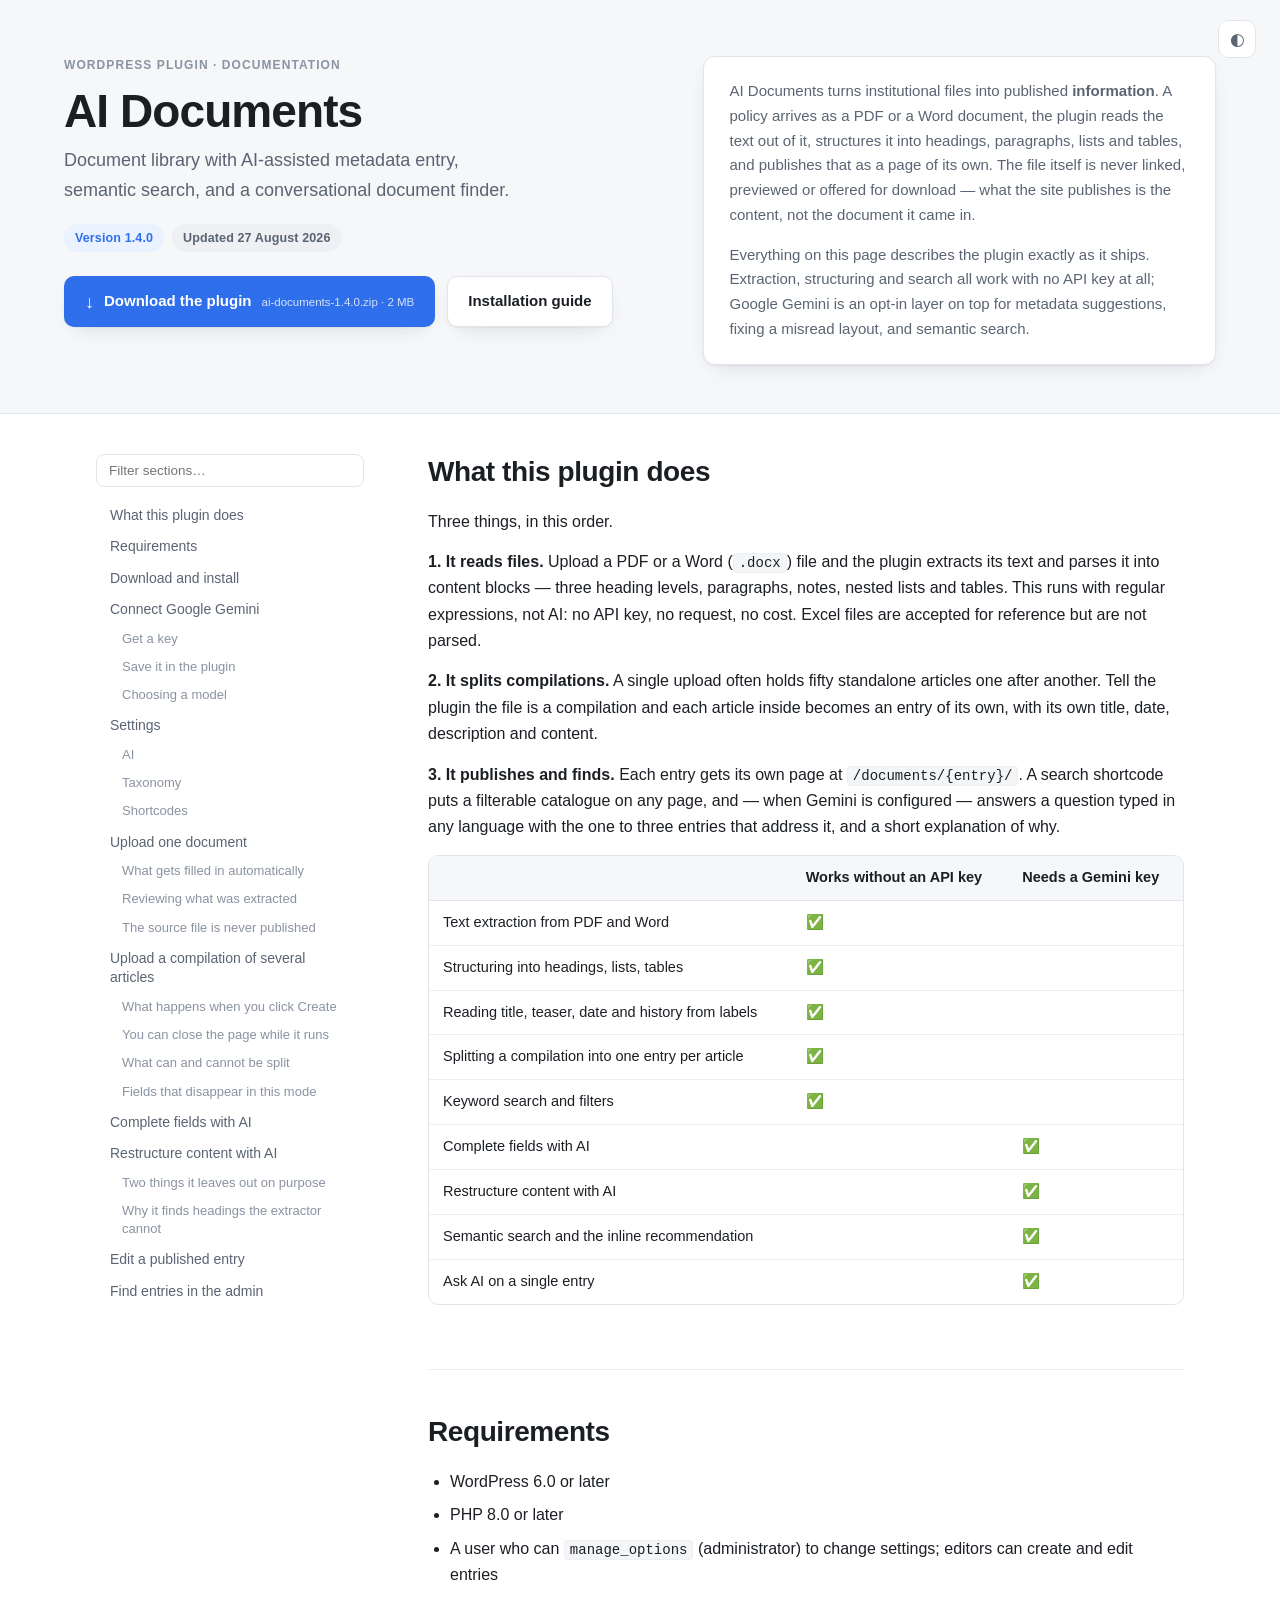
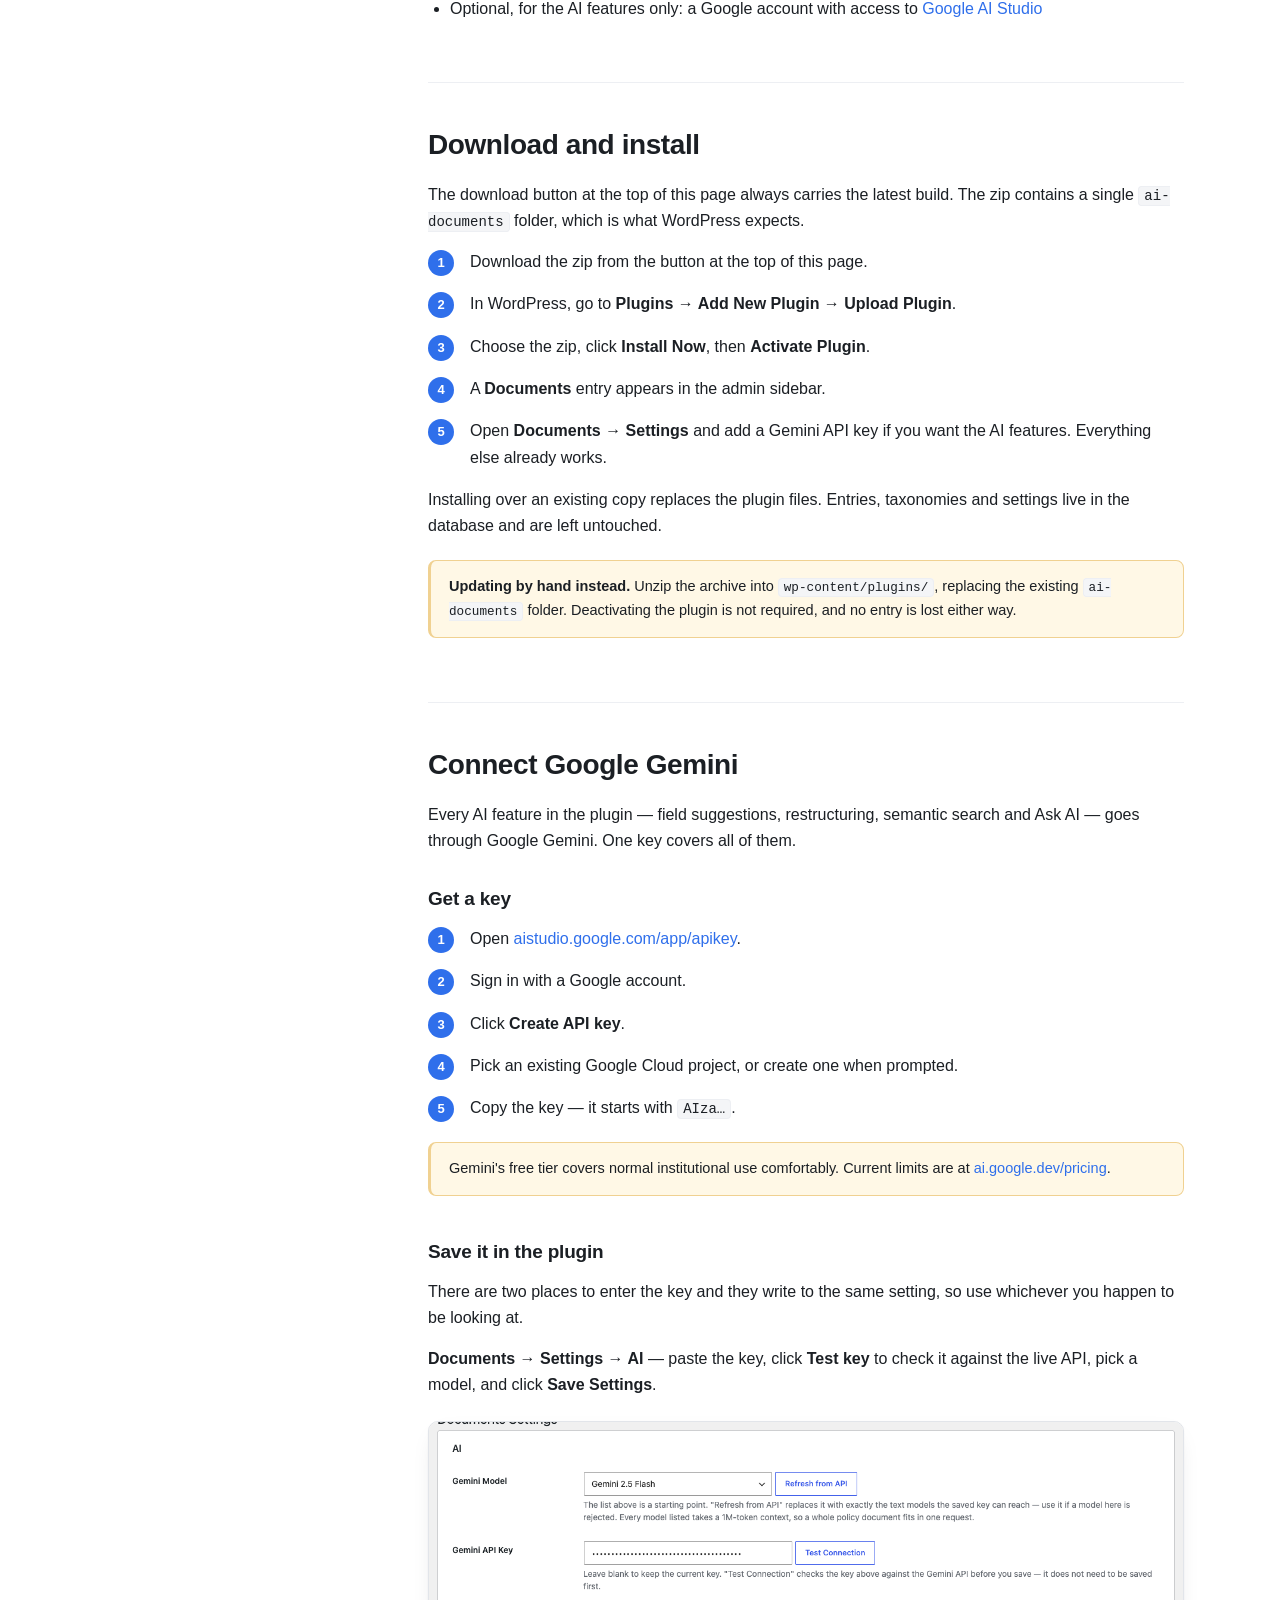
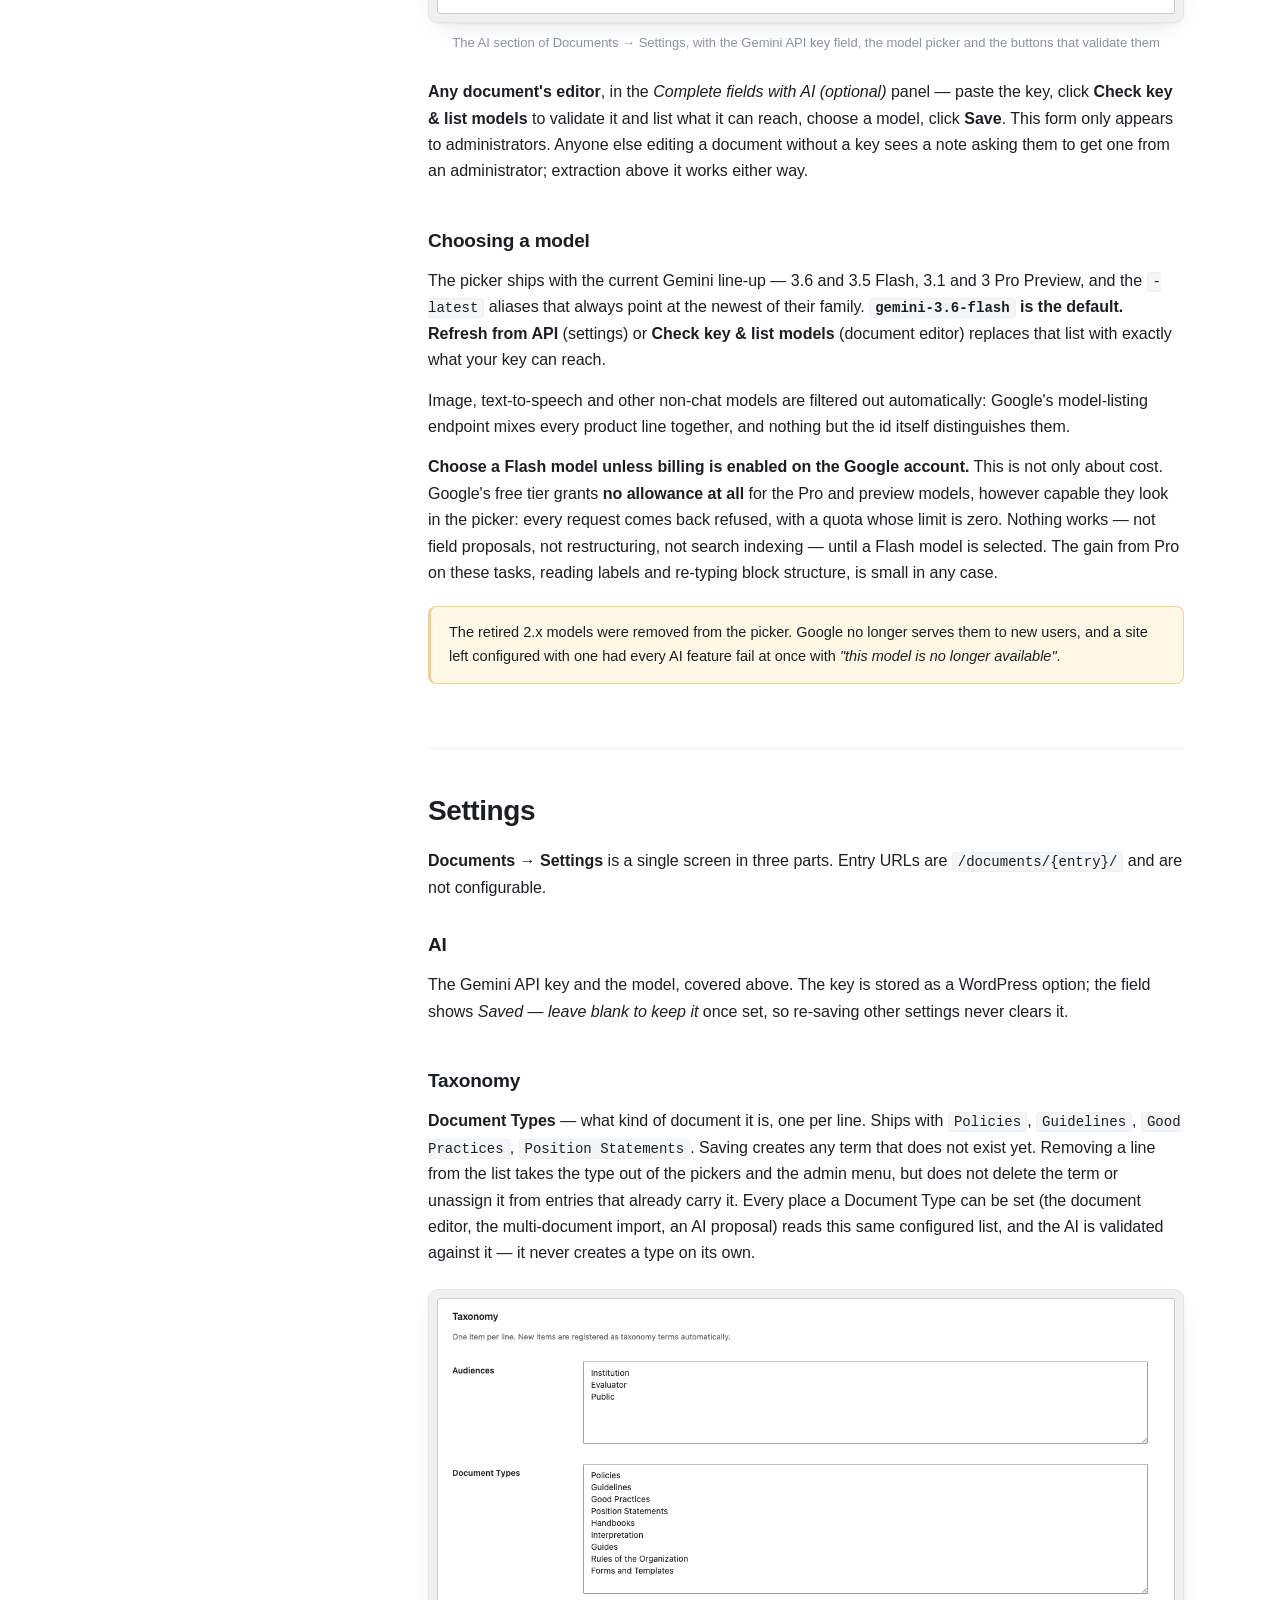
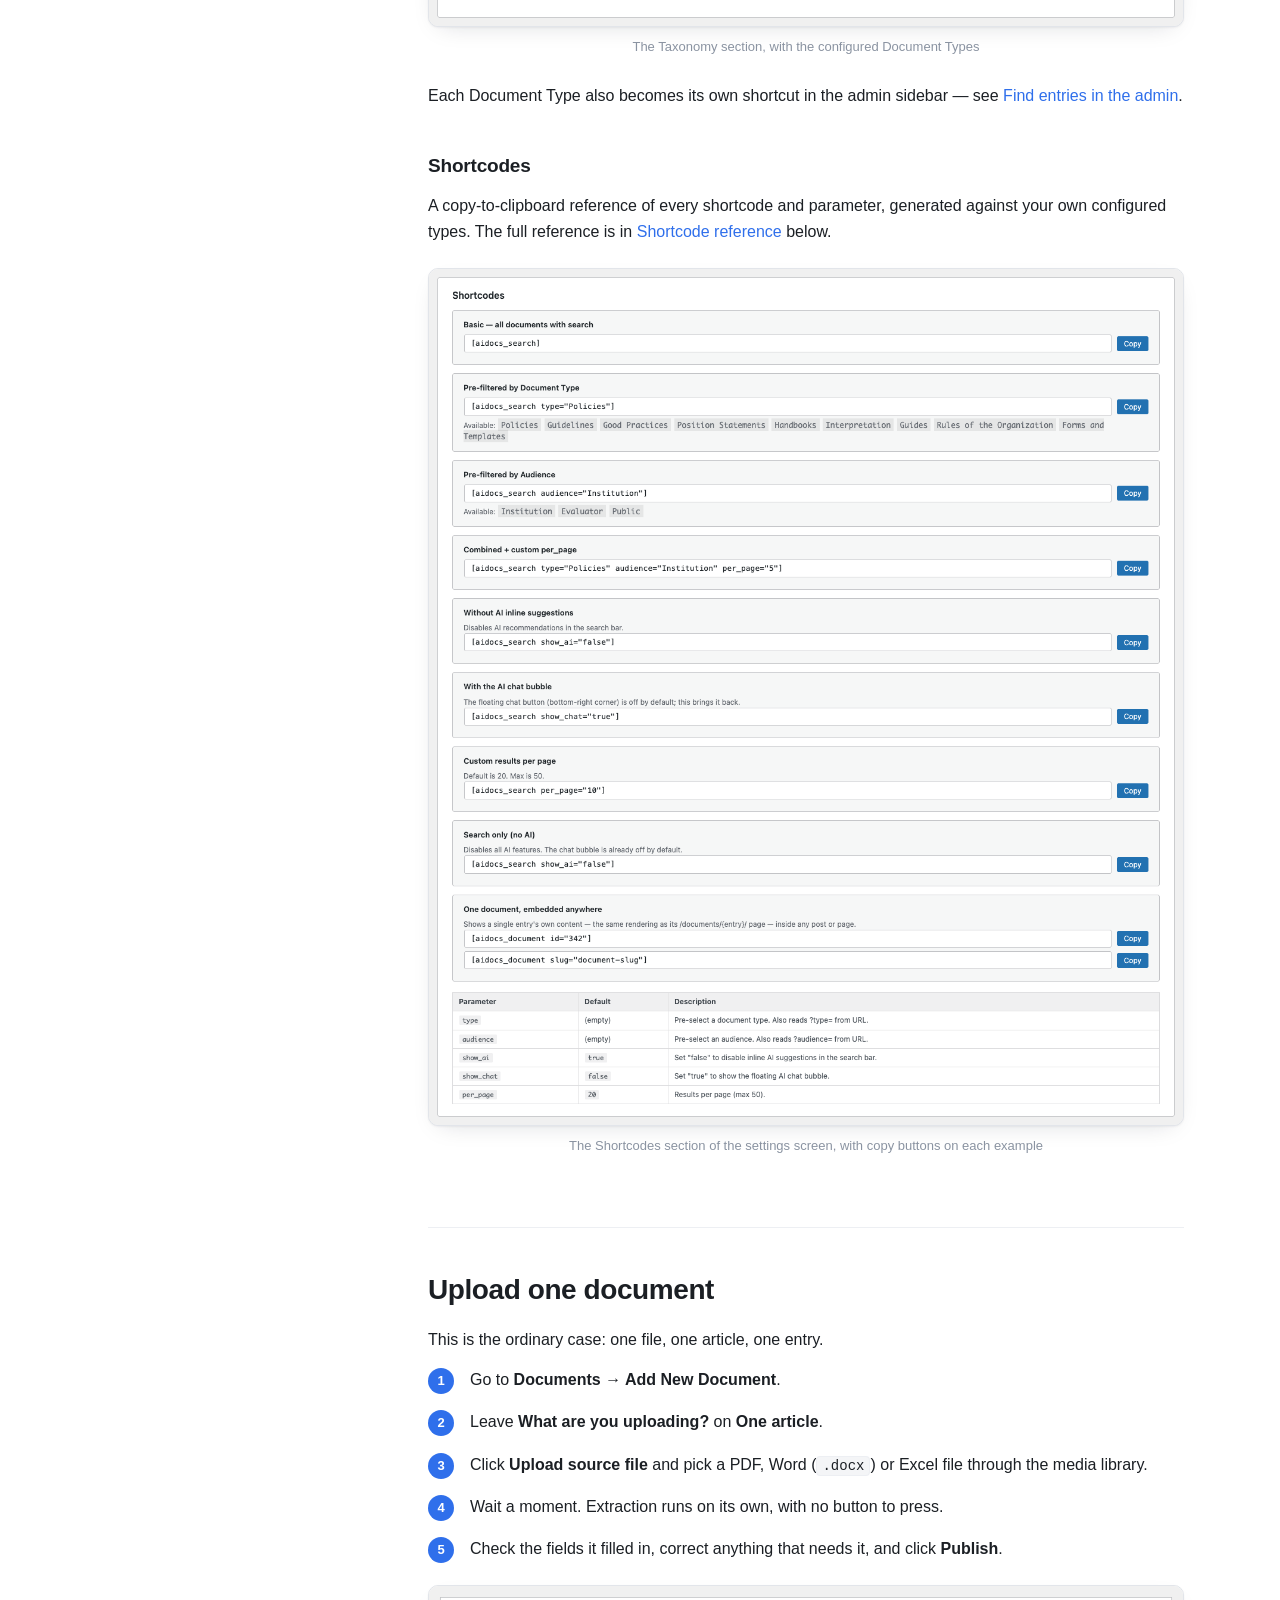
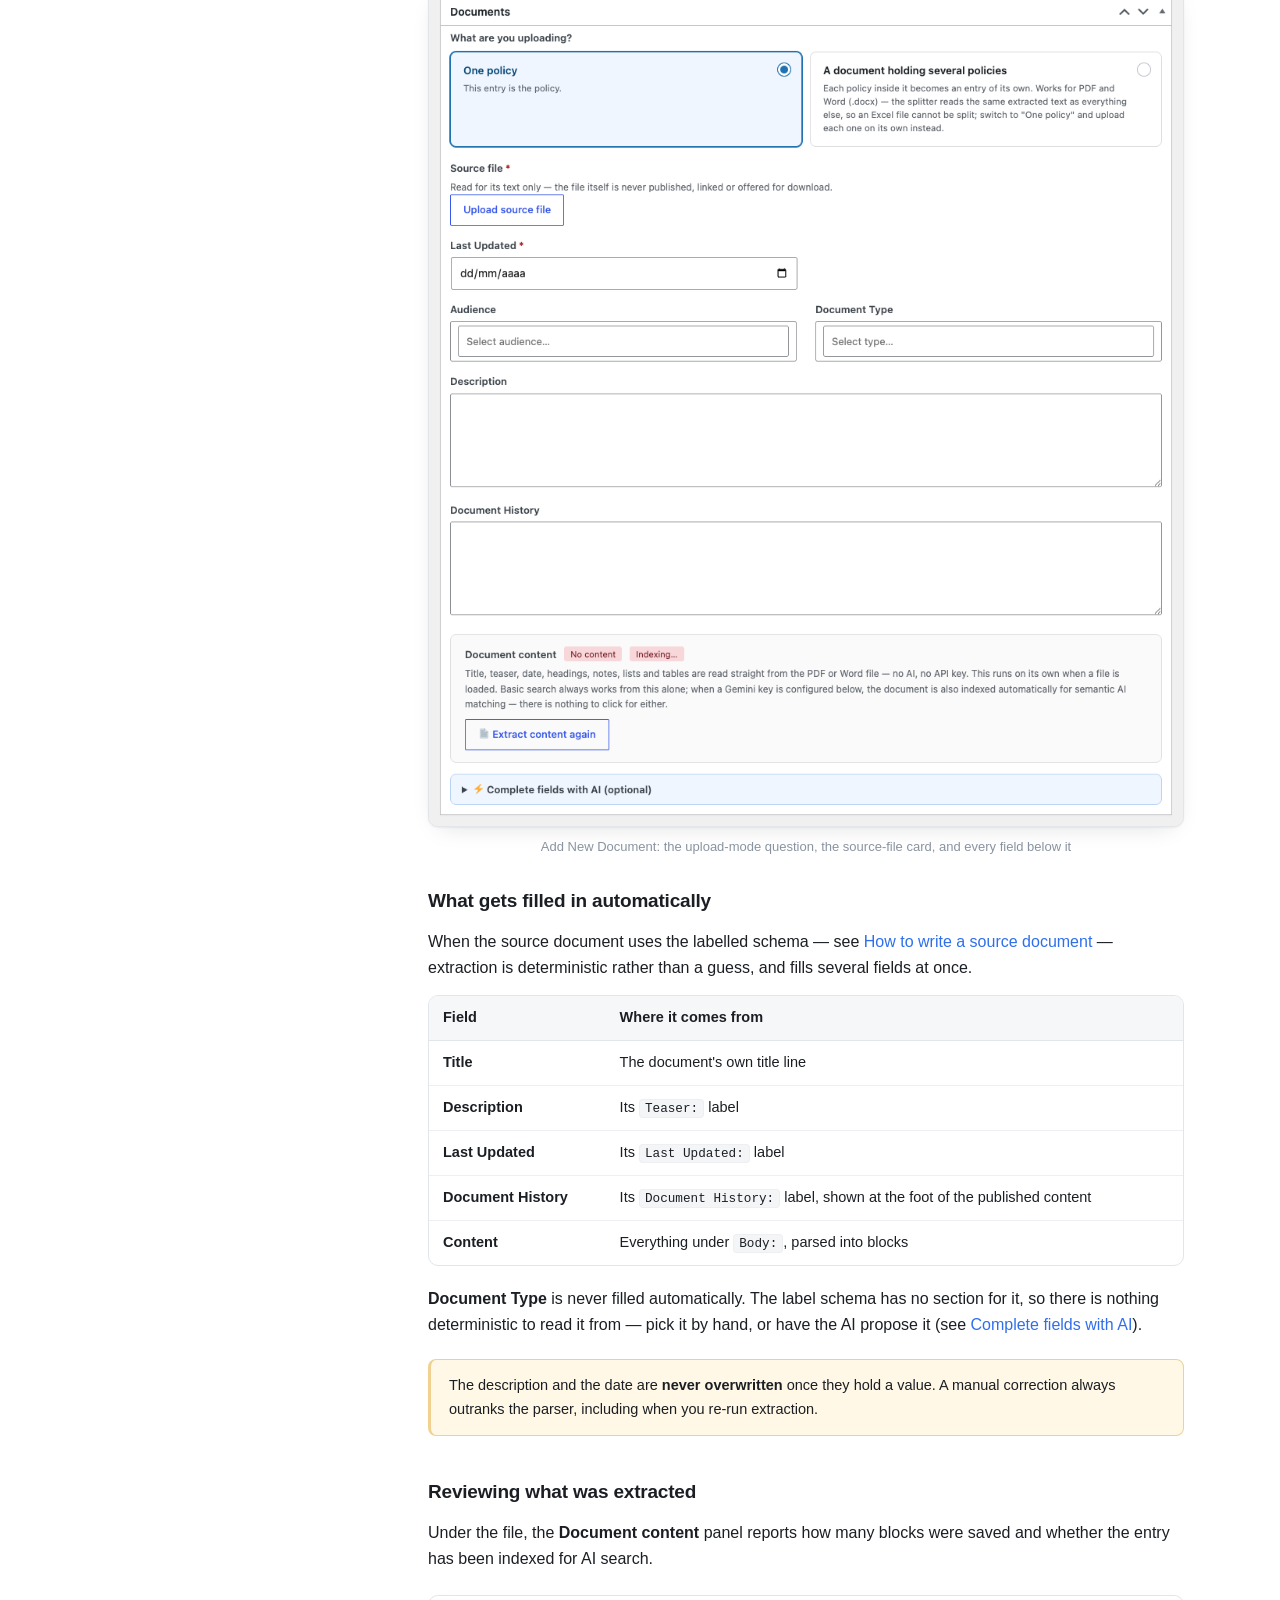
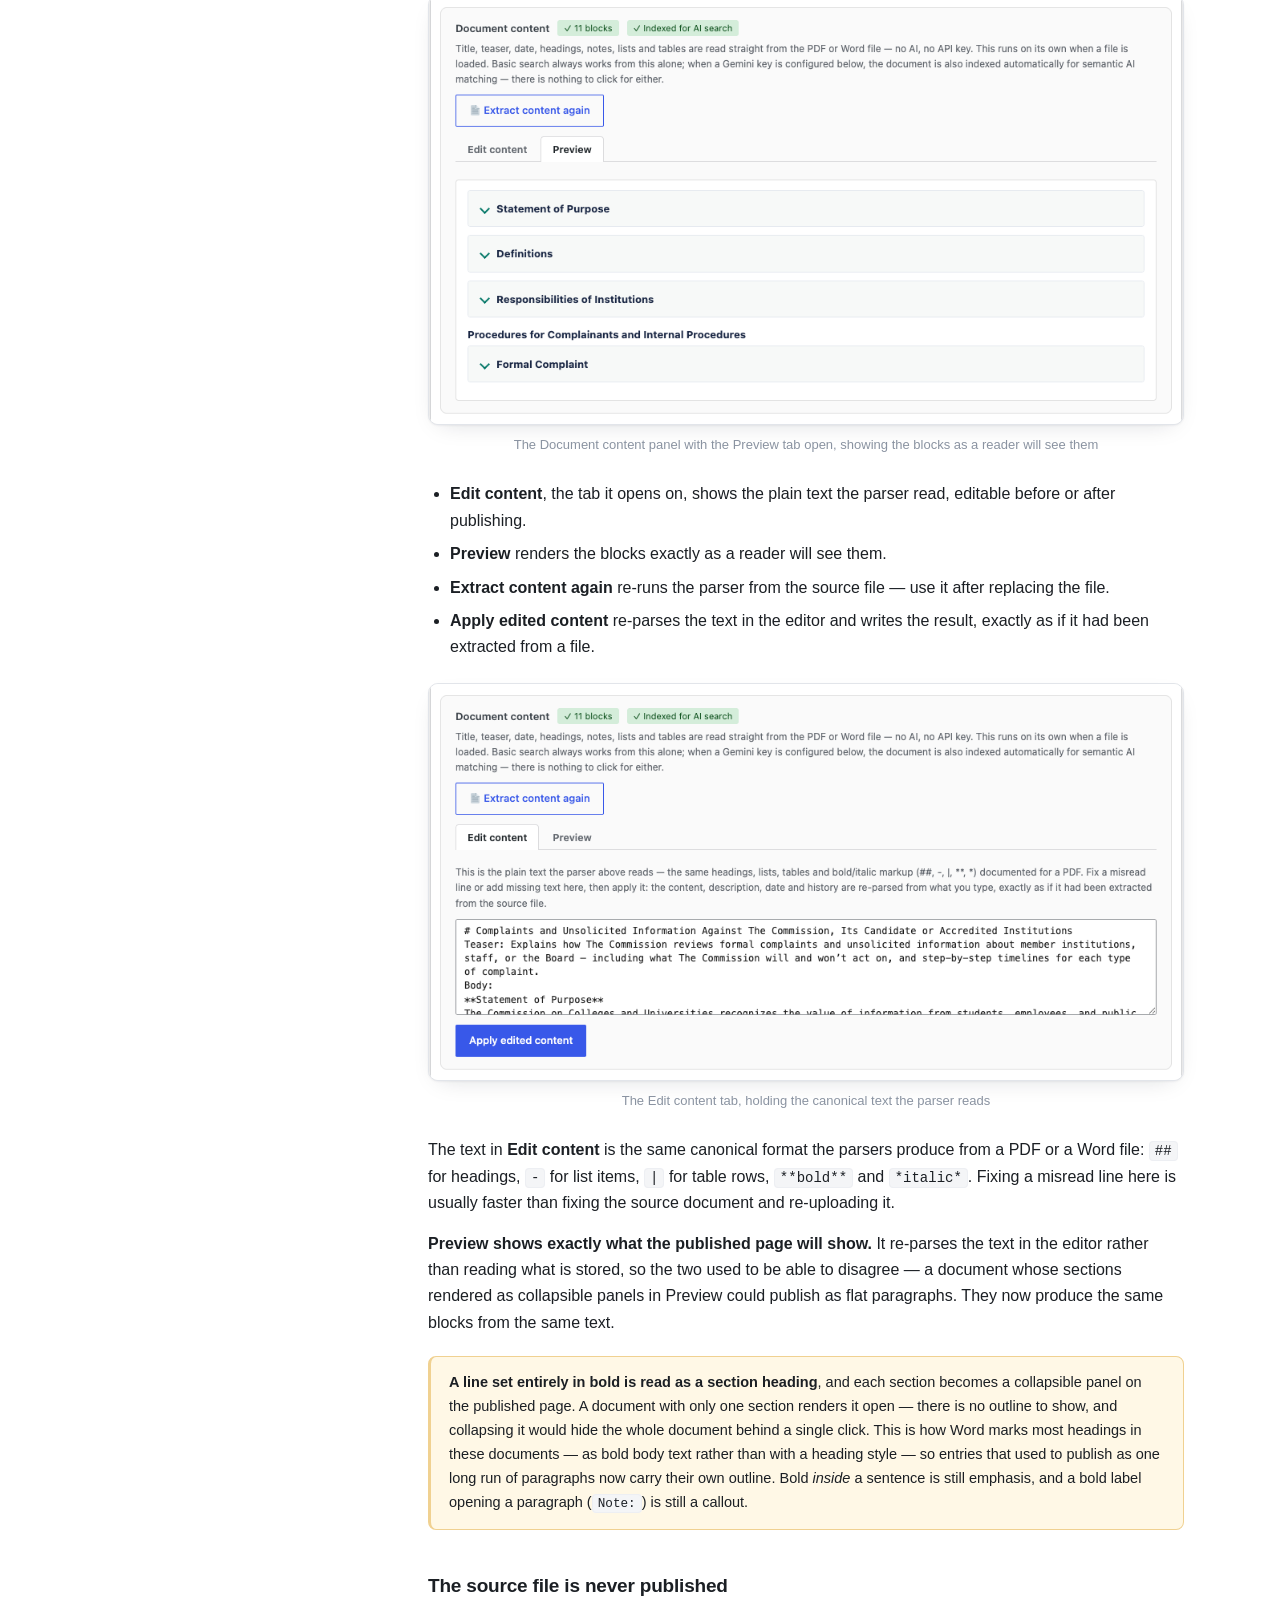
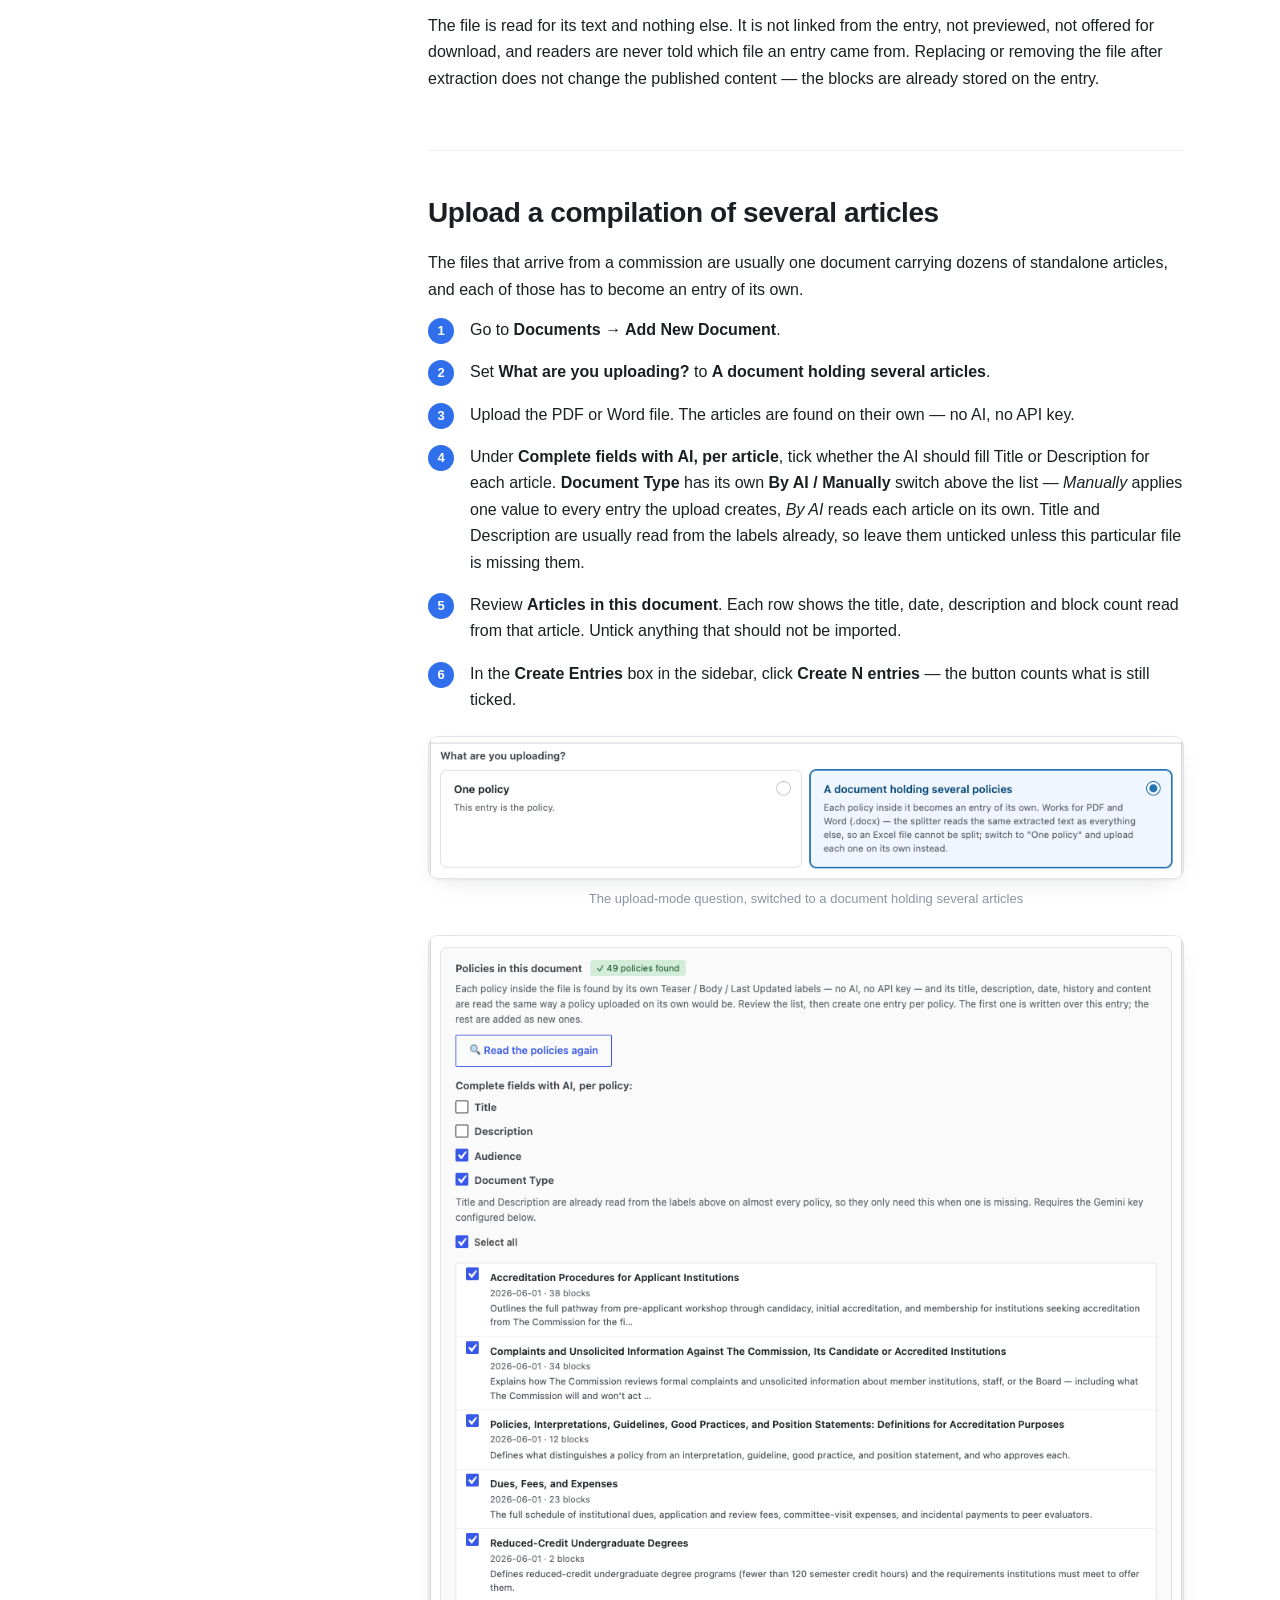
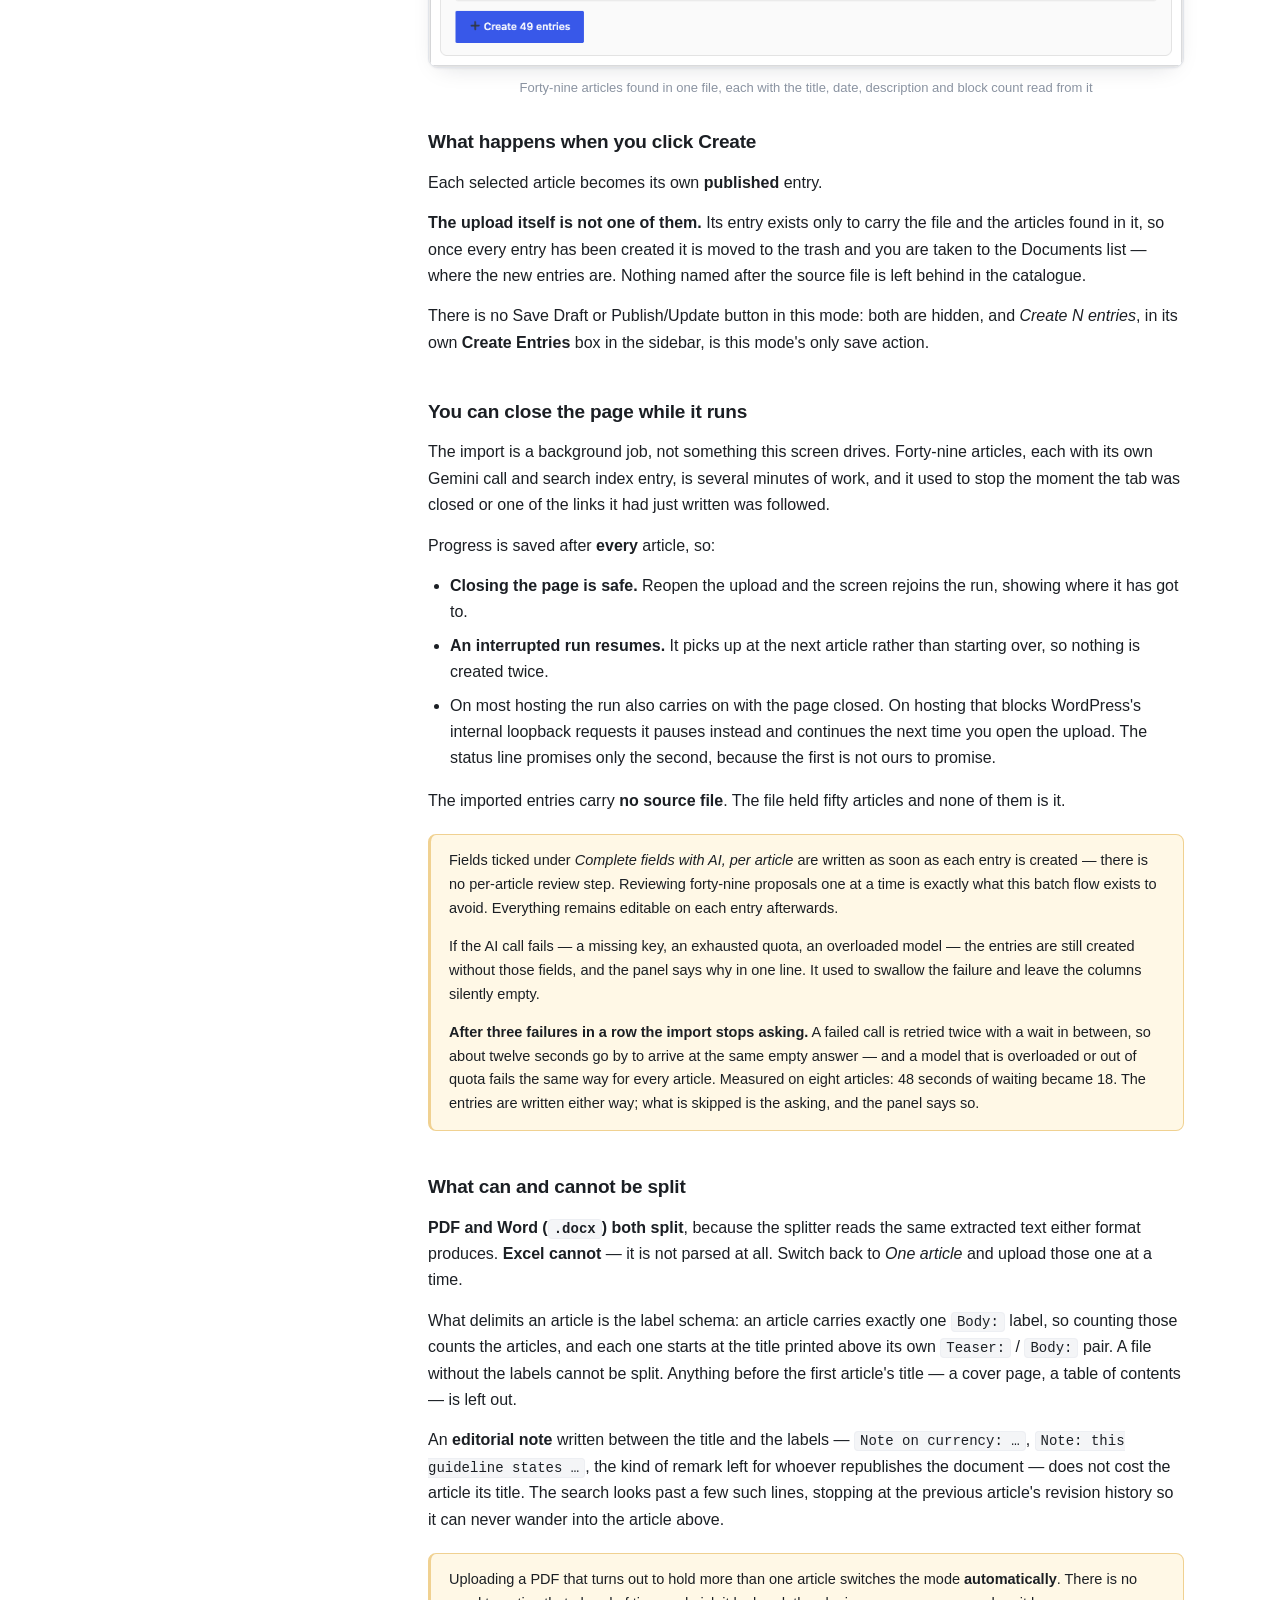
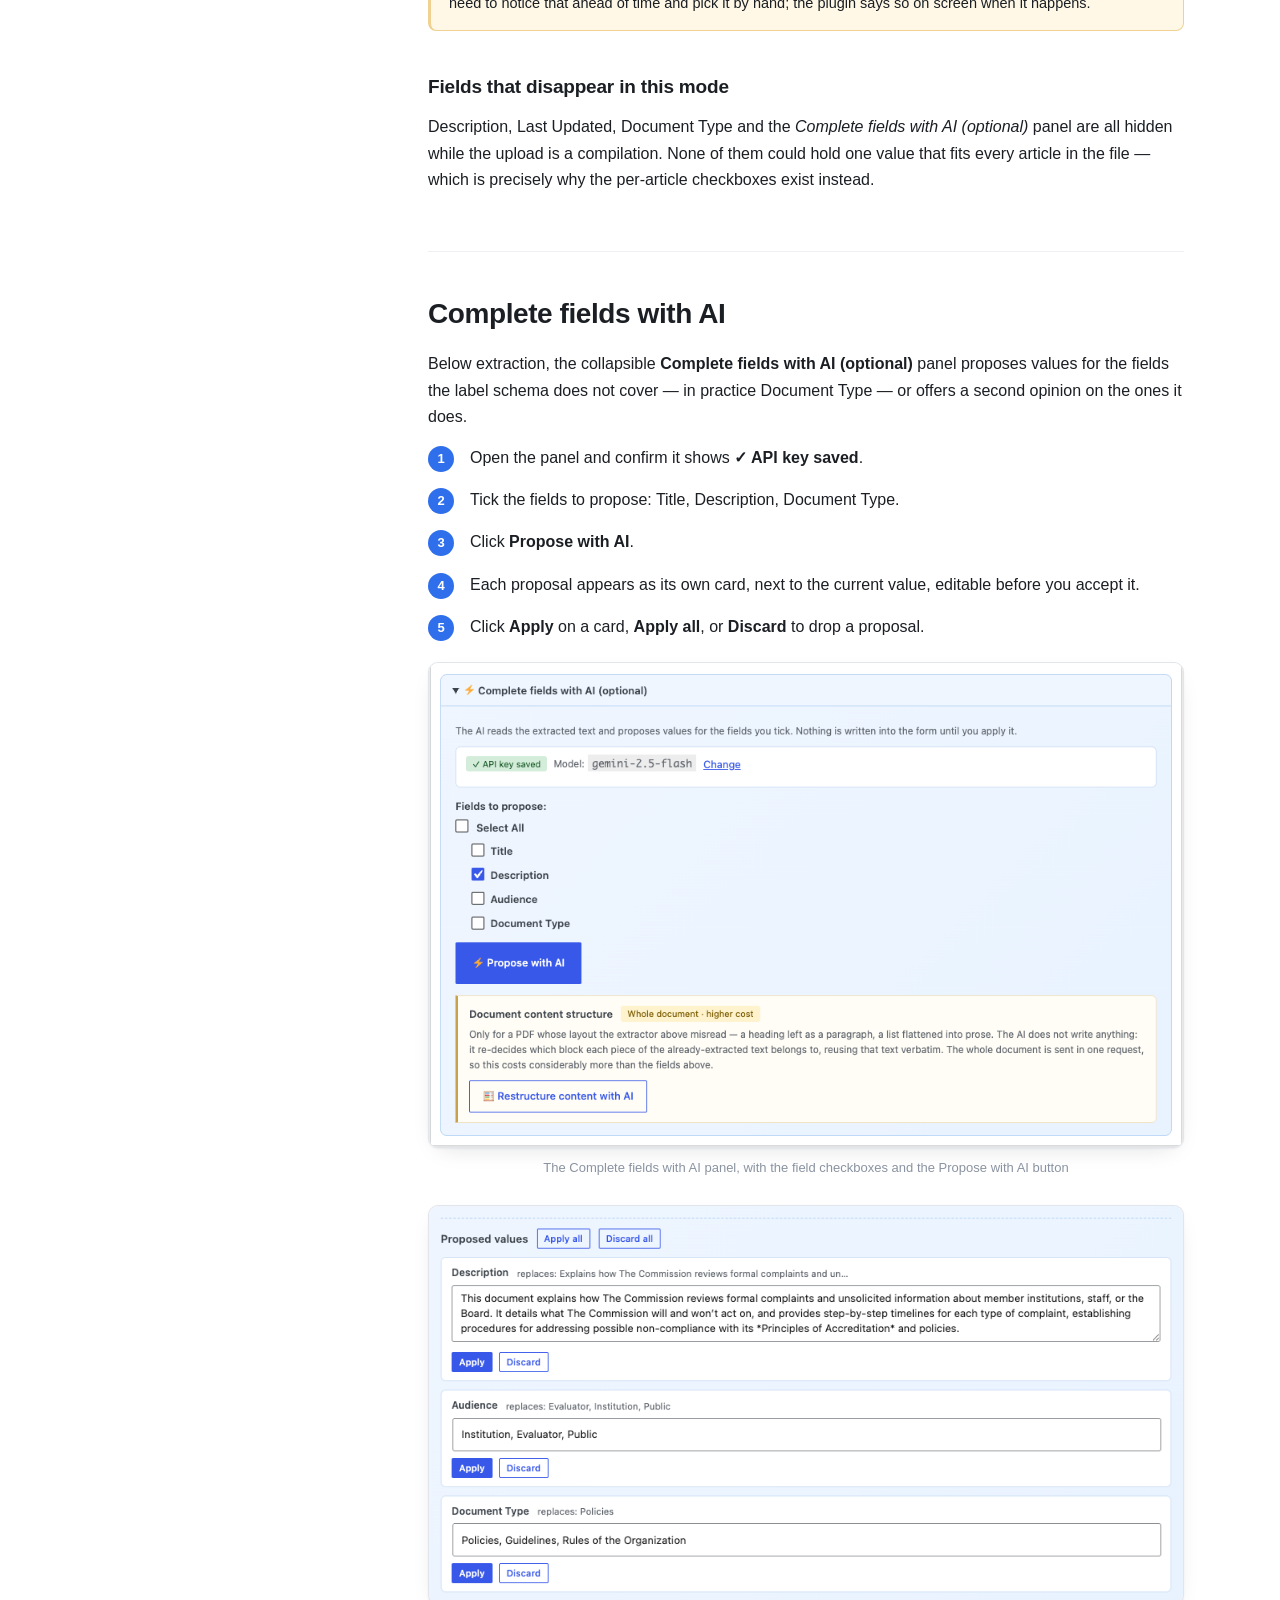
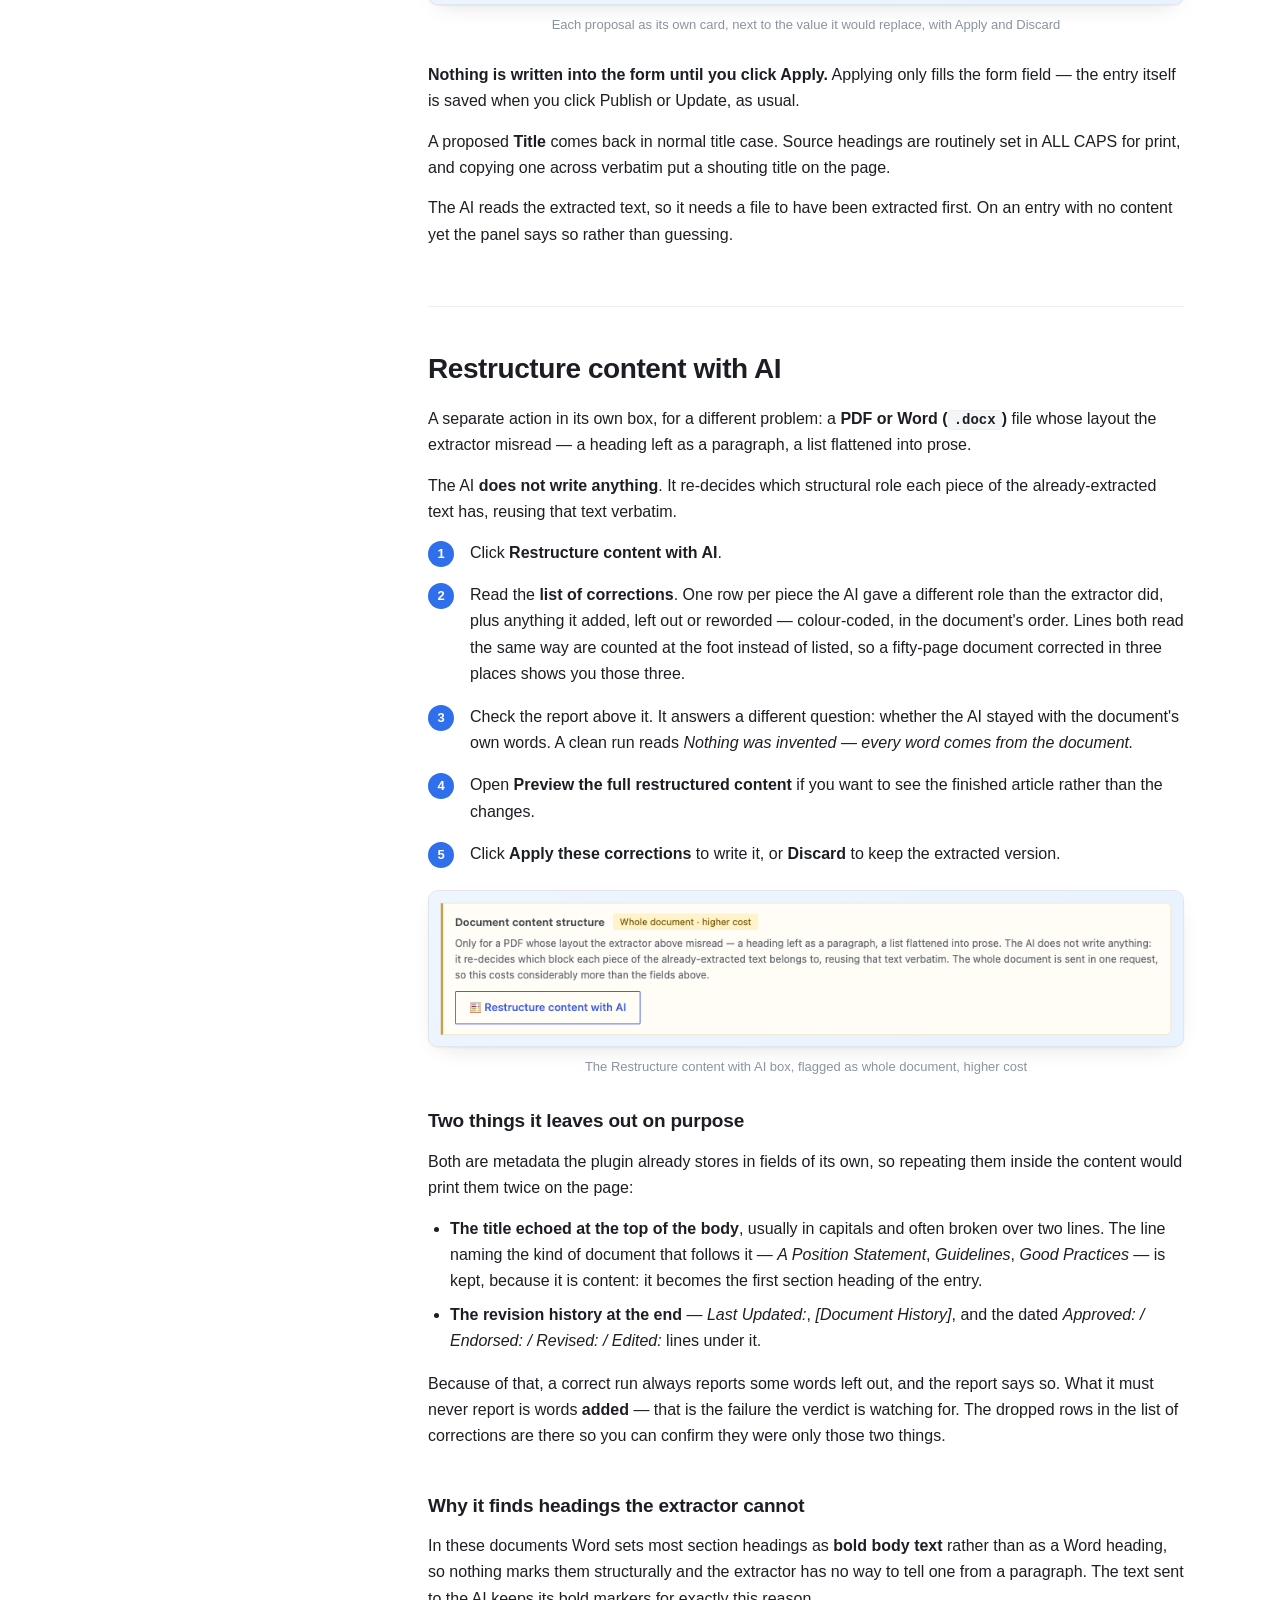
<file: docs/index.html>
<!DOCTYPE html>
<html lang="en">
<head>
<meta charset="utf-8">
<meta name="viewport" content="width=device-width, initial-scale=1">
<title>AI Documents — user manual — AI Documents 1.4.0</title>
<meta name="description" content="Document library with AI-assisted metadata entry, semantic search, and a conversational document finder.">
<meta name="generator" content="tools/build-docs.php">
<link rel="icon" href="data:image/svg+xml,<svg xmlns='http://www.w3.org/2000/svg' viewBox='0 0 32 32'><rect width='32' height='32' rx='7' fill='%232f6feb'/><path d='M9 8h9l5 5v11a2 2 0 0 1-2 2H9a2 2 0 0 1-2-2V10a2 2 0 0 1 2-2z' fill='white'/><path d='M18 8v5h5' fill='%23c7dbff'/></svg>">
<link rel="stylesheet" href="assets/docs.css">
</head>
<body>

<a class="aidoc-skip" href="#content">Skip to content</a>

<header class="aidoc-hero">
  <div class="aidoc-hero-inner">
    <div class="aidoc-hero-text">
      <p class="aidoc-eyebrow">WordPress plugin · Documentation</p>
      <h1>AI Documents</h1>
      <p class="aidoc-lede">Document library with AI-assisted metadata entry, semantic search, and a conversational document finder.</p>
      <p class="aidoc-meta">
        <span class="aidoc-chip">Version 1.4.0</span>
        <span class="aidoc-chip aidoc-chip-quiet">Updated 27 August 2026</span>
      </p>
      <div class="aidoc-hero-actions">
        <a class="aidoc-btn aidoc-btn-primary" href="downloads/ai-documents-1.4.0.zip" download><span class="aidoc-btn-icon">↓</span> Download the plugin<small>ai-documents-1.4.0.zip · 2 MB</small></a>
        <a class="aidoc-btn" href="#installation">Installation guide</a>
      </div>
    </div>
    <div class="aidoc-hero-intro"><p>AI Documents turns institutional files into published <strong>information</strong>. A policy arrives as a PDF or a Word document, the plugin reads the text out of it, structures it into headings, paragraphs, lists and tables, and publishes that as a page of its own. The file itself is never linked, previewed or offered for download — what the site publishes is the content, not the document it came in.</p>
<p>Everything on this page describes the plugin exactly as it ships. Extraction, structuring and search all work with no API key at all; Google Gemini is an opt-in layer on top for metadata suggestions, fixing a misread layout, and semantic search.</p>
</div>
  </div>
  <button class="aidoc-theme" type="button" aria-label="Toggle dark mode" title="Toggle dark mode">◐</button>
</header>

<div class="aidoc-layout">
  <aside class="aidoc-sidebar">
    <nav aria-label="Contents">
      <input class="aidoc-filter" type="search" placeholder="Filter sections…" aria-label="Filter sections">
      <ul class="aidoc-nav"><li><a href="#what-this-plugin-does">What this plugin does</a></li>
<li><a href="#requirements">Requirements</a></li>
<li><a href="#download-and-install">Download and install</a></li>
<li><a href="#connect-google-gemini">Connect Google Gemini</a><ul><li><a href="#get-a-key">Get a key</a></li><li><a href="#save-it-in-the-plugin">Save it in the plugin</a></li><li><a href="#choosing-a-model">Choosing a model</a></li></ul></li>
<li><a href="#settings">Settings</a><ul><li><a href="#ai">AI</a></li><li><a href="#taxonomy">Taxonomy</a></li><li><a href="#shortcodes">Shortcodes</a></li></ul></li>
<li><a href="#upload-one-document">Upload one document</a><ul><li><a href="#what-gets-filled-in-automatically">What gets filled in automatically</a></li><li><a href="#reviewing-what-was-extracted">Reviewing what was extracted</a></li><li><a href="#the-source-file-is-never-published">The source file is never published</a></li></ul></li>
<li><a href="#upload-a-compilation-of-several-articles">Upload a compilation of several articles</a><ul><li><a href="#what-happens-when-you-click-create">What happens when you click Create</a></li><li><a href="#you-can-close-the-page-while-it-runs">You can close the page while it runs</a></li><li><a href="#what-can-and-cannot-be-split">What can and cannot be split</a></li><li><a href="#fields-that-disappear-in-this-mode">Fields that disappear in this mode</a></li></ul></li>
<li><a href="#complete-fields-with-ai">Complete fields with AI</a></li>
<li><a href="#restructure-content-with-ai">Restructure content with AI</a><ul><li><a href="#two-things-it-leaves-out-on-purpose">Two things it leaves out on purpose</a></li><li><a href="#why-it-finds-headings-the-extractor-cannot">Why it finds headings the extractor cannot</a></li></ul></li>
<li><a href="#edit-a-published-entry">Edit a published entry</a></li>
<li><a href="#find-entries-in-the-admin">Find entries in the admin</a></li>
<li><a href="#what-readers-see">What readers see</a><ul><li><a href="#the-entry-page">The entry page</a></li><li><a href="#the-search-page">The search page</a></li></ul></li>
<li><a href="#shortcode-reference">Shortcode reference</a><ul><li><a href="#aidocs-search-the-catalogue"><code>[aidocs_search]</code> — the catalogue</a></li><li><a href="#aidocs-document-one-entry-embedded"><code>[aidocs_document]</code> — one entry, embedded</a></li><li><a href="#using-them-in-the-block-editor">Using them in the block editor</a></li></ul></li>
<li><a href="#how-to-write-a-source-document">How to write a source document</a><ul><li><a href="#for-a-compilation">For a compilation</a></li><li><a href="#how-reliable-this-is">How reliable this is</a></li><li><a href="#without-the-labels">Without the labels</a></li></ul></li>
<li><a href="#troubleshooting">Troubleshooting</a></li>
<li><a href="#keeping-this-documentation-up-to-date">Keeping this documentation up to date</a></li>
</ul>
    </nav>
  </aside>

  <main class="aidoc-main" id="content"><section class="aidoc-section" id="what-this-plugin-does">
<h2>What this plugin does</h2>
<p>Three things, in this order.</p>
<p><strong>1. It reads files.</strong> Upload a PDF or a Word (<code>.docx</code>) file and the plugin extracts its text and parses it into content blocks — three heading levels, paragraphs, notes, nested lists and tables. This runs with regular expressions, not AI: no API key, no request, no cost. Excel files are accepted for reference but are not parsed.</p>
<p><strong>2. It splits compilations.</strong> A single upload often holds fifty standalone articles one after another. Tell the plugin the file is a compilation and each article inside becomes an entry of its own, with its own title, date, description and content.</p>
<p><strong>3. It publishes and finds.</strong> Each entry gets its own page at <code>/documents/{entry}/</code>. A search shortcode puts a filterable catalogue on any page, and — when Gemini is configured — answers a question typed in any language with the one to three entries that address it, and a short explanation of why.</p>
<div class="aidoc-table-wrap"><table>
<thead><tr><th></th><th>Works without an API key</th><th>Needs a Gemini key</th></tr></thead>
<tbody>
<tr><td>Text extraction from PDF and Word</td><td>✅</td><td></td></tr>
<tr><td>Structuring into headings, lists, tables</td><td>✅</td><td></td></tr>
<tr><td>Reading title, teaser, date and history from labels</td><td>✅</td><td></td></tr>
<tr><td>Splitting a compilation into one entry per article</td><td>✅</td><td></td></tr>
<tr><td>Keyword search and filters</td><td>✅</td><td></td></tr>
<tr><td>Complete fields with AI</td><td></td><td>✅</td></tr>
<tr><td>Restructure content with AI</td><td></td><td>✅</td></tr>
<tr><td>Semantic search and the inline recommendation</td><td></td><td>✅</td></tr>
<tr><td>Ask AI on a single entry</td><td></td><td>✅</td></tr>
</tbody></table></div>
</section>
<section class="aidoc-section" id="requirements">
<h2>Requirements</h2>
<ul>
<li>WordPress 6.0 or later</li>
<li>PHP 8.0 or later</li>
<li>A user who can <code>manage_options</code> (administrator) to change settings; editors can create and edit entries</li>
<li>Optional, for the AI features only: a Google account with access to <a href="https://aistudio.google.com/" target="_blank" rel="noopener">Google AI Studio</a></li>
</ul>
</section>
<section class="aidoc-section" id="download-and-install">
<h2>Download and install</h2>
<p>The download button at the top of this page always carries the latest build. The zip contains a single <code>ai-documents</code> folder, which is what WordPress expects.</p>
<ol class="aidoc-steps">
<li>Download the zip from the button at the top of this page.</li>
<li>In WordPress, go to <strong>Plugins → Add New Plugin → Upload Plugin</strong>.</li>
<li>Choose the zip, click <strong>Install Now</strong>, then <strong>Activate Plugin</strong>.</li>
<li>A <strong>Documents</strong> entry appears in the admin sidebar.</li>
<li>Open <strong>Documents → Settings</strong> and add a Gemini API key if you want the AI features. Everything else already works.</li>
</ol>
<p>Installing over an existing copy replaces the plugin files. Entries, taxonomies and settings live in the database and are left untouched.</p>
<blockquote class="aidoc-note"><p><strong>Updating by hand instead.</strong> Unzip the archive into <code>wp-content/plugins/</code>, replacing the existing <code>ai-documents</code> folder. Deactivating the plugin is not required, and no entry is lost either way.</p>
</blockquote>
</section>
<section class="aidoc-section" id="connect-google-gemini">
<h2>Connect Google Gemini</h2>
<p>Every AI feature in the plugin — field suggestions, restructuring, semantic search and Ask AI — goes through Google Gemini. One key covers all of them.</p>
<h3 id="get-a-key">Get a key</h3>
<ol class="aidoc-steps">
<li>Open <a href="https://aistudio.google.com/app/apikey" target="_blank" rel="noopener">aistudio.google.com/app/apikey</a>.</li>
<li>Sign in with a Google account.</li>
<li>Click <strong>Create API key</strong>.</li>
<li>Pick an existing Google Cloud project, or create one when prompted.</li>
<li>Copy the key — it starts with <code>AIza…</code>.</li>
</ol>
<blockquote class="aidoc-note"><p>Gemini&#039;s free tier covers normal institutional use comfortably. Current limits are at <a href="https://ai.google.dev/pricing" target="_blank" rel="noopener">ai.google.dev/pricing</a>.</p>
</blockquote>
<h3 id="save-it-in-the-plugin">Save it in the plugin</h3>
<p>There are two places to enter the key and they write to the same setting, so use whichever you happen to be looking at.</p>
<p><strong>Documents → Settings → AI</strong> — paste the key, click <strong>Test key</strong> to check it against the live API, pick a model, and click <strong>Save Settings</strong>.</p>
<figure class="aidoc-shot"><img src="assets/screenshots/settings-ai.png" alt="The AI section of Documents → Settings, with the Gemini API key field, the model picker and the buttons that validate them" loading="lazy"><figcaption>The AI section of Documents → Settings, with the Gemini API key field, the model picker and the buttons that validate them</figcaption></figure>
<p><strong>Any document&#039;s editor</strong>, in the <em>Complete fields with AI (optional)</em> panel — paste the key, click <strong>Check key &amp; list models</strong> to validate it and list what it can reach, choose a model, click <strong>Save</strong>. This form only appears to administrators. Anyone else editing a document without a key sees a note asking them to get one from an administrator; extraction above it works either way.</p>
<h3 id="choosing-a-model">Choosing a model</h3>
<p>The picker ships with the current Gemini line-up — 3.6 and 3.5 Flash, 3.1 and 3 Pro Preview, and the <code>-latest</code> aliases that always point at the newest of their family. <strong><code>gemini-3.6-flash</code> is the default.</strong> <strong>Refresh from API</strong> (settings) or <strong>Check key &amp; list models</strong> (document editor) replaces that list with exactly what your key can reach.</p>
<p>Image, text-to-speech and other non-chat models are filtered out automatically: Google&#039;s model-listing endpoint mixes every product line together, and nothing but the id itself distinguishes them.</p>
<p><strong>Choose a Flash model unless billing is enabled on the Google account.</strong> This is not only about cost. Google&#039;s free tier grants <strong>no allowance at all</strong> for the Pro and preview models, however capable they look in the picker: every request comes back refused, with a quota whose limit is zero. Nothing works — not field proposals, not restructuring, not search indexing — until a Flash model is selected. The gain from Pro on these tasks, reading labels and re-typing block structure, is small in any case.</p>
<blockquote class="aidoc-note"><p>The retired 2.x models were removed from the picker. Google no longer serves them to new users, and a site left configured with one had every AI feature fail at once with <em>&quot;this model is no longer available&quot;</em>.</p>
</blockquote>
</section>
<section class="aidoc-section" id="settings">
<h2>Settings</h2>
<p><strong>Documents → Settings</strong> is a single screen in three parts. Entry URLs are <code>/documents/{entry}/</code> and are not configurable.</p>
<h3 id="ai">AI</h3>
<p>The Gemini API key and the model, covered above. The key is stored as a WordPress option; the field shows <em>Saved — leave blank to keep it</em> once set, so re-saving other settings never clears it.</p>
<h3 id="taxonomy">Taxonomy</h3>
<p><strong>Document Types</strong> — what kind of document it is, one per line. Ships with <code>Policies</code>, <code>Guidelines</code>, <code>Good Practices</code>, <code>Position Statements</code>. Saving creates any term that does not exist yet. Removing a line from the list takes the type out of the pickers and the admin menu, but does not delete the term or unassign it from entries that already carry it. Every place a Document Type can be set (the document editor, the multi-document import, an AI proposal) reads this same configured list, and the AI is validated against it — it never creates a type on its own.</p>
<figure class="aidoc-shot"><img src="assets/screenshots/settings-taxonomy.png" alt="The Taxonomy section, with the configured Document Types" loading="lazy"><figcaption>The Taxonomy section, with the configured Document Types</figcaption></figure>
<p>Each Document Type also becomes its own shortcut in the admin sidebar — see <a href="#find-entries-in-the-admin">Find entries in the admin</a>.</p>
<h3 id="shortcodes">Shortcodes</h3>
<p>A copy-to-clipboard reference of every shortcode and parameter, generated against your own configured types. The full reference is in <a href="#shortcode-reference">Shortcode reference</a> below.</p>
<figure class="aidoc-shot"><img src="assets/screenshots/settings-shortcodes.png" alt="The Shortcodes section of the settings screen, with copy buttons on each example" loading="lazy"><figcaption>The Shortcodes section of the settings screen, with copy buttons on each example</figcaption></figure>
</section>
<section class="aidoc-section" id="upload-one-document">
<h2>Upload one document</h2>
<p>This is the ordinary case: one file, one article, one entry.</p>
<ol class="aidoc-steps">
<li>Go to <strong>Documents → Add New Document</strong>.</li>
<li>Leave <strong>What are you uploading?</strong> on <strong>One article</strong>.</li>
<li>Click <strong>Upload source file</strong> and pick a PDF, Word (<code>.docx</code>) or Excel file through the media library.</li>
<li>Wait a moment. Extraction runs on its own, with no button to press.</li>
<li>Check the fields it filled in, correct anything that needs it, and click <strong>Publish</strong>.</li>
</ol>
<figure class="aidoc-shot"><img src="assets/screenshots/add-new.png" alt="Add New Document: the upload-mode question, the source-file card, and every field below it" loading="lazy"><figcaption>Add New Document: the upload-mode question, the source-file card, and every field below it</figcaption></figure>
<h3 id="what-gets-filled-in-automatically">What gets filled in automatically</h3>
<p>When the source document uses the labelled schema — see <a href="#how-to-write-a-source-document">How to write a source document</a> — extraction is deterministic rather than a guess, and fills several fields at once.</p>
<div class="aidoc-table-wrap"><table>
<thead><tr><th>Field</th><th>Where it comes from</th></tr></thead>
<tbody>
<tr><td><strong>Title</strong></td><td>The document&#039;s own title line</td></tr>
<tr><td><strong>Description</strong></td><td>Its <code>Teaser:</code> label</td></tr>
<tr><td><strong>Last Updated</strong></td><td>Its <code>Last Updated:</code> label</td></tr>
<tr><td><strong>Document History</strong></td><td>Its <code>Document History:</code> label, shown at the foot of the published content</td></tr>
<tr><td><strong>Content</strong></td><td>Everything under <code>Body:</code>, parsed into blocks</td></tr>
</tbody></table></div>
<p><strong>Document Type</strong> is never filled automatically. The label schema has no section for it, so there is nothing deterministic to read it from — pick it by hand, or have the AI propose it (see <a href="#complete-fields-with-ai">Complete fields with AI</a>).</p>
<blockquote class="aidoc-note"><p>The description and the date are <strong>never overwritten</strong> once they hold a value. A manual correction always outranks the parser, including when you re-run extraction.</p>
</blockquote>
<h3 id="reviewing-what-was-extracted">Reviewing what was extracted</h3>
<p>Under the file, the <strong>Document content</strong> panel reports how many blocks were saved and whether the entry has been indexed for AI search.</p>
<figure class="aidoc-shot"><img src="assets/screenshots/extracted-content.png" alt="The Document content panel with the Preview tab open, showing the blocks as a reader will see them" loading="lazy"><figcaption>The Document content panel with the Preview tab open, showing the blocks as a reader will see them</figcaption></figure>
<ul>
<li><strong>Edit content</strong>, the tab it opens on, shows the plain text the parser read, editable before or after publishing.</li>
<li><strong>Preview</strong> renders the blocks exactly as a reader will see them.</li>
<li><strong>Extract content again</strong> re-runs the parser from the source file — use it after replacing the file.</li>
<li><strong>Apply edited content</strong> re-parses the text in the editor and writes the result, exactly as if it had been extracted from a file.</li>
</ul>
<figure class="aidoc-shot"><img src="assets/screenshots/edit-extracted-content.png" alt="The Edit content tab, holding the canonical text the parser reads" loading="lazy"><figcaption>The Edit content tab, holding the canonical text the parser reads</figcaption></figure>
<p>The text in <strong>Edit content</strong> is the same canonical format the parsers produce from a PDF or a Word file: <code>##</code> for headings, <code>-</code> for list items, <code>|</code> for table rows, <code>**bold**</code> and <code>*italic*</code>. Fixing a misread line here is usually faster than fixing the source document and re-uploading it.</p>
<p><strong>Preview shows exactly what the published page will show.</strong> It re-parses the text in the editor rather than reading what is stored, so the two used to be able to disagree — a document whose sections rendered as collapsible panels in Preview could publish as flat paragraphs. They now produce the same blocks from the same text.</p>
<blockquote class="aidoc-note"><p><strong>A line set entirely in bold is read as a section heading</strong>, and each section becomes a collapsible panel on the published page. A document with only one section renders it open — there is no outline to show, and collapsing it would hide the whole document behind a single click. This is how Word marks most headings in these documents — as bold body text rather than with a heading style — so entries that used to publish as one long run of paragraphs now carry their own outline. Bold <em>inside</em> a sentence is still emphasis, and a bold label opening a paragraph (<code>Note:</code>) is still a callout.</p>
</blockquote>
<h3 id="the-source-file-is-never-published">The source file is never published</h3>
<p>The file is read for its text and nothing else. It is not linked from the entry, not previewed, not offered for download, and readers are never told which file an entry came from. Replacing or removing the file after extraction does not change the published content — the blocks are already stored on the entry.</p>
</section>
<section class="aidoc-section" id="upload-a-compilation-of-several-articles">
<h2>Upload a compilation of several articles</h2>
<p>The files that arrive from a commission are usually one document carrying dozens of standalone articles, and each of those has to become an entry of its own.</p>
<ol class="aidoc-steps">
<li>Go to <strong>Documents → Add New Document</strong>.</li>
<li>Set <strong>What are you uploading?</strong> to <strong>A document holding several articles</strong>.</li>
<li>Upload the PDF or Word file. The articles are found on their own — no AI, no API key.</li>
<li>Under <strong>Complete fields with AI, per article</strong>, tick whether the AI should fill Title or Description for each article. <strong>Document Type</strong> has its own <strong>By AI / Manually</strong> switch above the list — <em>Manually</em> applies one value to every entry the upload creates, <em>By AI</em> reads each article on its own. Title and Description are usually read from the labels already, so leave them unticked unless this particular file is missing them.</li>
<li>Review <strong>Articles in this document</strong>. Each row shows the title, date, description and block count read from that article. Untick anything that should not be imported.</li>
<li>In the <strong>Create Entries</strong> box in the sidebar, click <strong>Create N entries</strong> — the button counts what is still ticked.</li>
</ol>
<figure class="aidoc-shot"><img src="assets/screenshots/compilation-mode.png" alt="The upload-mode question, switched to a document holding several articles" loading="lazy"><figcaption>The upload-mode question, switched to a document holding several articles</figcaption></figure>
<figure class="aidoc-shot"><img src="assets/screenshots/compilation-policies.png" alt="Forty-nine articles found in one file, each with the title, date, description and block count read from it" loading="lazy"><figcaption>Forty-nine articles found in one file, each with the title, date, description and block count read from it</figcaption></figure>
<h3 id="what-happens-when-you-click-create">What happens when you click Create</h3>
<p>Each selected article becomes its own <strong>published</strong> entry.</p>
<p><strong>The upload itself is not one of them.</strong> Its entry exists only to carry the file and the articles found in it, so once every entry has been created it is moved to the trash and you are taken to the Documents list — where the new entries are. Nothing named after the source file is left behind in the catalogue.</p>
<p>There is no Save Draft or Publish/Update button in this mode: both are hidden, and <em>Create N entries</em>, in its own <strong>Create Entries</strong> box in the sidebar, is this mode&#039;s only save action.</p>
<h3 id="you-can-close-the-page-while-it-runs">You can close the page while it runs</h3>
<p>The import is a background job, not something this screen drives. Forty-nine articles, each with its own Gemini call and search index entry, is several minutes of work, and it used to stop the moment the tab was closed or one of the links it had just written was followed.</p>
<p>Progress is saved after <strong>every</strong> article, so:</p>
<ul>
<li><strong>Closing the page is safe.</strong> Reopen the upload and the screen rejoins the run, showing where it has got to.</li>
<li><strong>An interrupted run resumes.</strong> It picks up at the next article rather than starting over, so nothing is created twice.</li>
<li>On most hosting the run also carries on with the page closed. On hosting that blocks WordPress&#039;s internal loopback requests it pauses instead and continues the next time you open the upload. The status line promises only the second, because the first is not ours to promise.</li>
</ul>
<p>The imported entries carry <strong>no source file</strong>. The file held fifty articles and none of them is it.</p>
<blockquote class="aidoc-note"><p>Fields ticked under <em>Complete fields with AI, per article</em> are written as soon as each entry is created — there is no per-article review step. Reviewing forty-nine proposals one at a time is exactly what this batch flow exists to avoid. Everything remains editable on each entry afterwards.</p>
<p>If the AI call fails — a missing key, an exhausted quota, an overloaded model — the entries are still created without those fields, and the panel says why in one line. It used to swallow the failure and leave the columns silently empty.</p>
<p><strong>After three failures in a row the import stops asking.</strong> A failed call is retried twice with a wait in between, so about twelve seconds go by to arrive at the same empty answer — and a model that is overloaded or out of quota fails the same way for every article. Measured on eight articles: 48 seconds of waiting became 18. The entries are written either way; what is skipped is the asking, and the panel says so.</p>
</blockquote>
<h3 id="what-can-and-cannot-be-split">What can and cannot be split</h3>
<p><strong>PDF and Word (<code>.docx</code>) both split</strong>, because the splitter reads the same extracted text either format produces. <strong>Excel cannot</strong> — it is not parsed at all. Switch back to <em>One article</em> and upload those one at a time.</p>
<p>What delimits an article is the label schema: an article carries exactly one <code>Body:</code> label, so counting those counts the articles, and each one starts at the title printed above its own <code>Teaser:</code> / <code>Body:</code> pair. A file without the labels cannot be split. Anything before the first article&#039;s title — a cover page, a table of contents — is left out.</p>
<p>An <strong>editorial note</strong> written between the title and the labels — <code>Note on currency: …</code>, <code>Note: this guideline states …</code>, the kind of remark left for whoever republishes the document — does not cost the article its title. The search looks past a few such lines, stopping at the previous article&#039;s revision history so it can never wander into the article above.</p>
<blockquote class="aidoc-note"><p>Uploading a PDF that turns out to hold more than one article switches the mode <strong>automatically</strong>. There is no need to notice that ahead of time and pick it by hand; the plugin says so on screen when it happens.</p>
</blockquote>
<h3 id="fields-that-disappear-in-this-mode">Fields that disappear in this mode</h3>
<p>Description, Last Updated, Document Type and the <em>Complete fields with AI (optional)</em> panel are all hidden while the upload is a compilation. None of them could hold one value that fits every article in the file — which is precisely why the per-article checkboxes exist instead.</p>
</section>
<section class="aidoc-section" id="complete-fields-with-ai">
<h2>Complete fields with AI</h2>
<p>Below extraction, the collapsible <strong>Complete fields with AI (optional)</strong> panel proposes values for the fields the label schema does not cover — in practice Document Type — or offers a second opinion on the ones it does.</p>
<ol class="aidoc-steps">
<li>Open the panel and confirm it shows <strong>✓ API key saved</strong>.</li>
<li>Tick the fields to propose: Title, Description, Document Type.</li>
<li>Click <strong>Propose with AI</strong>.</li>
<li>Each proposal appears as its own card, next to the current value, editable before you accept it.</li>
<li>Click <strong>Apply</strong> on a card, <strong>Apply all</strong>, or <strong>Discard</strong> to drop a proposal.</li>
</ol>
<figure class="aidoc-shot"><img src="assets/screenshots/ai-fields-panel.png" alt="The Complete fields with AI panel, with the field checkboxes and the Propose with AI button" loading="lazy"><figcaption>The Complete fields with AI panel, with the field checkboxes and the Propose with AI button</figcaption></figure>
<figure class="aidoc-shot"><img src="assets/screenshots/ai-proposals.png" alt="Each proposal as its own card, next to the value it would replace, with Apply and Discard" loading="lazy"><figcaption>Each proposal as its own card, next to the value it would replace, with Apply and Discard</figcaption></figure>
<p><strong>Nothing is written into the form until you click Apply.</strong> Applying only fills the form field — the entry itself is saved when you click Publish or Update, as usual.</p>
<p>A proposed <strong>Title</strong> comes back in normal title case. Source headings are routinely set in ALL CAPS for print, and copying one across verbatim put a shouting title on the page.</p>
<p>The AI reads the extracted text, so it needs a file to have been extracted first. On an entry with no content yet the panel says so rather than guessing.</p>
</section>
<section class="aidoc-section" id="restructure-content-with-ai">
<h2>Restructure content with AI</h2>
<p>A separate action in its own box, for a different problem: a <strong>PDF or Word (<code>.docx</code>)</strong> file whose layout the extractor misread — a heading left as a paragraph, a list flattened into prose.</p>
<p>The AI <strong>does not write anything</strong>. It re-decides which structural role each piece of the already-extracted text has, reusing that text verbatim.</p>
<ol class="aidoc-steps">
<li>Click <strong>Restructure content with AI</strong>.</li>
<li>Read the <strong>list of corrections</strong>. One row per piece the AI gave a different role than the extractor did, plus anything it added, left out or reworded — colour-coded, in the document&#039;s order. Lines both read the same way are counted at the foot instead of listed, so a fifty-page document corrected in three places shows you those three.</li>
<li>Check the report above it. It answers a different question: whether the AI stayed with the document&#039;s own words. A clean run reads <em>Nothing was invented — every word comes from the document.</em></li>
<li>Open <strong>Preview the full restructured content</strong> if you want to see the finished article rather than the changes.</li>
<li>Click <strong>Apply these corrections</strong> to write it, or <strong>Discard</strong> to keep the extracted version.</li>
</ol>
<figure class="aidoc-shot"><img src="assets/screenshots/ai-restructure.png" alt="The Restructure content with AI box, flagged as whole document, higher cost" loading="lazy"><figcaption>The Restructure content with AI box, flagged as whole document, higher cost</figcaption></figure>
<h3 id="two-things-it-leaves-out-on-purpose">Two things it leaves out on purpose</h3>
<p>Both are metadata the plugin already stores in fields of its own, so repeating them inside the content would print them twice on the page:</p>
<ul>
<li><strong>The title echoed at the top of the body</strong>, usually in capitals and often broken over two lines. The line naming the kind of document that follows it — <em>A Position Statement</em>, <em>Guidelines</em>, <em>Good Practices</em> — is kept, because it is content: it becomes the first section heading of the entry.</li>
<li><strong>The revision history at the end</strong> — <em>Last Updated:</em>, <em>[Document History]</em>, and the dated <em>Approved: / Endorsed: / Revised: / Edited:</em> lines under it.</li>
</ul>
<p>Because of that, a correct run always reports some words left out, and the report says so. What it must never report is words <strong>added</strong> — that is the failure the verdict is watching for. The dropped rows in the list of corrections are there so you can confirm they were only those two things.</p>
<h3 id="why-it-finds-headings-the-extractor-cannot">Why it finds headings the extractor cannot</h3>
<p>In these documents Word sets most section headings as <strong>bold body text</strong> rather than as a Word heading, so nothing marks them structurally and the extractor has no way to tell one from a paragraph. The text sent to the AI keeps its bold markers for exactly this reason.</p>
<p>Measured on the Commission&#039;s own compilations: an article the extractor returned with no headings at all came back with six sections and sixteen sub-sections, with nothing invented.</p>
<blockquote class="aidoc-note"><p>This sends the <strong>entire</strong> document in one request, so it costs measurably more than the field proposals above. Use it when the structure is wrong, not as a routine step. The panel is flagged <em>Whole document · higher cost</em> for that reason.</p>
</blockquote>
<p>Nothing is written to the entry until you choose to apply it.</p>
</section>
<section class="aidoc-section" id="edit-a-published-entry">
<h2>Edit a published entry</h2>
<p>Once an entry has content, its editor looks different from the Add New screen. The upload-mode question, the source-file card and the compilation panel are all gone — they only ever applied while the entry was being set up.</p>
<p>What is left is everything editable directly: Title, Last Updated, Document Type, Description, Document History, and the content itself through the same <strong>Document content</strong> panel described above.</p>
<figure class="aidoc-shot"><img src="assets/screenshots/edit-existing.png" alt="An existing entry open for editing, with every field directly editable" loading="lazy"><figcaption>An existing entry open for editing, with every field directly editable</figcaption></figure>
<p>To change the content of a published entry, use <strong>Edit content</strong> → <strong>Apply edited content</strong>. To rebuild it from a corrected source file, replace the file and use <strong>Extract content again</strong>.</p>
</section>
<section class="aidoc-section" id="find-entries-in-the-admin">
<h2>Find entries in the admin</h2>
<p><strong>Documents</strong> in the sidebar lists All Documents and Add New, then one shortcut per configured Document Type under a <strong>Browse by Type</strong> heading, then Settings and Documentation. Each type shortcut opens the ordinary Documents list, pre-filtered to that type.</p>
<figure class="aidoc-shot"><img src="assets/screenshots/admin-menu.png" alt="The Documents submenu, with the Browse by Type group between Add New and Settings" loading="lazy"><figcaption>The Documents submenu, with the Browse by Type group between Add New and Settings</figcaption></figure>
<p>The list itself also carries a <strong>Type</strong> dropdown next to the Published/Draft/Trash tabs and the search box. It is an independent filter, not a replacement for those: picking a type narrows whichever status tab or search is already active, the same way WordPress&#039;s own date filter does.</p>
<figure class="aidoc-shot"><img src="assets/screenshots/documents-list.png" alt="The Documents list, with the Type dropdown beside the status tabs" loading="lazy"><figcaption>The Documents list, with the Type dropdown beside the status tabs</figcaption></figure>
</section>
<section class="aidoc-section" id="what-readers-see">
<h2>What readers see</h2>
<h3 id="the-entry-page">The entry page</h3>
<p>Every entry has its own URL, <code>/documents/{entry}/</code>, rendered inside your theme&#039;s header and footer:</p>
<ul>
<li>a type tag, and the description</li>
<li>a metadata grid</li>
<li>a table of contents, when the content has more than one section</li>
<li>the content itself, as collapsible sections</li>
<li>the revision history</li>
<li>an <strong>Ask AI</strong> bar pinned to the bottom, when a Gemini key is configured, for questions about that one entry</li>
</ul>
<p>There is no download button and no file preview. The source file is not part of what a reader is offered.</p>
<figure class="aidoc-shot"><img src="assets/screenshots/frontend-single.png" alt="A published entry, with its tags, metadata grid, table of contents and collapsible content" loading="lazy"><figcaption>A published entry, with its tags, metadata grid, table of contents and collapsible content</figcaption></figure>
<h3 id="the-search-page">The search page</h3>
<p>The catalogue lives wherever you place the <code>[aidocs_search]</code> shortcode.</p>
<ul>
<li><strong>Keyword field</strong> — type in any language. After roughly 600 ms of no typing, and only with a Gemini key configured, the AI answers in that same language and surfaces the one to three entries that address the question, each with a <strong>View details</strong> button. Without a key, the field still runs a plain WordPress keyword search.</li>
<li>A <strong>Document Type</strong> tab bar narrows the results.</li>
<li><strong>×</strong> clears the field and reloads the full catalogue.</li>
<li><strong>Search</strong> runs a keyword search and shows the full results list.</li>
<li>Pagination, 20 results per page by default.</li>
</ul>
<p>Every result card links straight to that entry&#039;s own page. No card carries a format tag or a download link.</p>
<figure class="aidoc-shot"><img src="assets/screenshots/frontend-search.png" alt="The search page: the keyword field, the two filters, and one result card per entry" loading="lazy"><figcaption>The search page: the keyword field, the two filters, and one result card per entry</figcaption></figure>
<p>Ask it a question rather than a keyword and the recommendation appears above the results, in the language the question was asked in.</p>
<figure class="aidoc-shot"><img src="assets/screenshots/frontend-search-ai.png" alt="A question typed in the keyword field, answered above the results with the entries that address it" loading="lazy"><figcaption>A question typed in the keyword field, answered above the results with the entries that address it</figcaption></figure>
<blockquote class="aidoc-note"><p>The explanation currently names each entry by its internal post ID (&quot;Document 371&quot;) as well as by title. It is cosmetic — the cards below it are what readers click — but it is a known rough edge, not something configured wrongly on your side.</p>
</blockquote>
</section>
<section class="aidoc-section" id="shortcode-reference">
<h2>Shortcode reference</h2>
<p>Two shortcodes. <code>[aidocs_search]</code> places the catalogue; <code>[aidocs_document]</code> embeds one entry&#039;s content.</p>
<h3 id="aidocs-search-the-catalogue"><code>[aidocs_search]</code> — the catalogue</h3>
<div class="aidoc-code"><button class="aidoc-copy" type="button" aria-label="Copy">Copy</button><pre><code>[aidocs_search]</code></pre></div>
<p>Renders the keyword field, both filter dropdowns, the result list and its pagination. <code>/{archive}/</code> already shows this same search, so the shortcode is what to use for putting it somewhere else as well — a second page with different pre-selected filters, for instance.</p>
<div class="aidoc-table-wrap"><table>
<thead><tr><th>Parameter</th><th>Default</th><th>Accepts</th><th>What it does</th></tr></thead>
<tbody>
<tr><td><code>type</code></td><td><em>(empty)</em></td><td>A Document Type name</td><td>Pre-selects that type in the filter. Matched case-insensitively against the configured types; an unknown value is ignored rather than showing nothing.</td></tr>
<tr><td><code>per_page</code></td><td><code>20</code></td><td><code>1</code>–<code>50</code></td><td>Results per page. Values outside the range are clamped, not rejected.</td></tr>
<tr><td><code>show_ai</code></td><td><code>true</code></td><td><code>true</code> / <code>false</code></td><td><code>false</code> turns off the inline AI recommendation in the keyword field. Keyword search and filters still work.</td></tr>
<tr><td><code>show_chat</code></td><td><code>false</code></td><td><code>true</code> / <code>false</code></td><td><code>true</code> brings back the floating AI chat bubble. Off by default: every result card already links to its entry, so the bubble duplicates that with a second way to get there.</td></tr>
</tbody></table></div>
<h4 id="reading-filters-from-the-url">Reading filters from the URL</h4>
<p><code>type</code> is also read from the query string, and the URL wins over the attribute. So a single page carrying a plain <code>[aidocs_search]</code> can be linked as a pre-filtered view:</p>
<div class="aidoc-code"><button class="aidoc-copy" type="button" aria-label="Copy">Copy</button><pre><code>/policies/?type=Guidelines</code></pre></div>
<p>That is what makes one search page enough for every &quot;show me only X&quot; link in a menu or a sidebar.</p>
<h4 id="recipes">Recipes</h4>
<p>A no-AI page, ten at a time:</p>
<div class="aidoc-code"><button class="aidoc-copy" type="button" aria-label="Copy">Copy</button><pre><code>[aidocs_search show_ai=&quot;false&quot; per_page=&quot;10&quot;]</code></pre></div>
<p>Policies only, with the chat bubble on:</p>
<div class="aidoc-code"><button class="aidoc-copy" type="button" aria-label="Copy">Copy</button><pre><code>[aidocs_search type=&quot;Policies&quot; show_chat=&quot;true&quot;]</code></pre></div>
<p>A compact embed inside a wider page:</p>
<div class="aidoc-code"><button class="aidoc-copy" type="button" aria-label="Copy">Copy</button><pre><code>[aidocs_search per_page=&quot;5&quot;]</code></pre></div>
<h3 id="aidocs-document-one-entry-embedded"><code>[aidocs_document]</code> — one entry, embedded</h3>
<div class="aidoc-code"><button class="aidoc-copy" type="button" aria-label="Copy">Copy</button><pre><code>[aidocs_document id=&quot;123&quot;]
[aidocs_document slug=&quot;academic-integrity-policy&quot;]</code></pre></div>
<p>Renders one entry&#039;s own content — the same rendering as its <code>/documents/{entry}/</code> page, minus the &quot;Back to all topics&quot; link — inside any post or page.</p>
<div class="aidoc-table-wrap"><table>
<thead><tr><th>Parameter</th><th>Default</th><th>Accepts</th><th>What it does</th></tr></thead>
<tbody>
<tr><td><code>id</code></td><td><em>(empty)</em></td><td>A post ID</td><td>The entry to embed. Take it from the <code>post=</code> value in the editor&#039;s URL.</td></tr>
<tr><td><code>slug</code></td><td><em>(empty)</em></td><td>A URL slug</td><td>The entry to embed, by slug. Ignored when <code>id</code> is given.</td></tr>
</tbody></table></div>
<p>Pass one or the other. If neither resolves to a <strong>published</strong> entry of type <code>aidoc</code>, administrators and editors see a short note saying so and visitors see nothing at all — a draft or a deleted entry never leaves a broken block on a live page.</p>
<blockquote class="aidoc-note"><p>Both shortcodes work in the block editor&#039;s Shortcode block, in a Classic editor, in a widget, and anywhere <code>do_shortcode()</code> is called from a theme template.</p>
</blockquote>
<blockquote class="aidoc-note"><p><strong>Copy it straight from the entry.</strong> Once a document is published and has content, its own edit screen shows a <strong>Shortcode</strong> box in the sidebar with <code>[aidocs_document id=&quot;…&quot;]</code> already filled in and a <strong>Copy</strong> button — no need to look up the ID by hand. The box appears only once there is something to embed: a draft, or an entry still mid-setup, shows no shortcode yet.</p>
</blockquote>
<h3 id="using-them-in-the-block-editor">Using them in the block editor</h3>
<ol class="aidoc-steps">
<li>Add a <strong>Shortcode</strong> block where the catalogue or the entry should appear.</li>
<li>Paste the shortcode, including its square brackets.</li>
<li>Update the page, then view it — shortcodes render on the front end, not in the editor canvas.</li>
</ol>
<p>The copy buttons in <strong>Documents → Settings → Shortcodes</strong> produce these same snippets, already filled in with your own configured types and a real entry ID from your site.</p>
</section>
<section class="aidoc-section" id="how-to-write-a-source-document">
<h2>How to write a source document</h2>
<p>Extraction always produces <em>something</em>. It produces the <strong>right</strong> thing, without a single guess, when the source document carries these labels.</p>
<div class="aidoc-code"><button class="aidoc-copy" type="button" aria-label="Copy">Copy</button><pre><code>&lt;Document title&gt;
Teaser: &lt;one-paragraph summary&gt;
Body:
&lt;the content: paragraphs, headings, bulleted requirements, tables&gt;
Last Updated: &lt;Month YYYY&gt; (&lt;body that approved it&gt;)
Document History: &lt;provenance line&gt;</code></pre></div>
<p>Each marker is accepted written four ways, so an existing house style rarely has to change:</p>
<ul>
<li><code>Label:</code> followed by the content</li>
<li><code>[Label]</code> followed by the content</li>
<li><code>[Label] content</code> on one line</li>
<li>a line holding nothing but the label</li>
</ul>
<h3 id="for-a-compilation">For a compilation</h3>
<p>Put one labelled article after another in the same file. An article is delimited by its own <code>Body:</code> label, and starts at the title line printed above its <code>Teaser:</code> / <code>Body:</code> pair. Cover pages and tables of contents before the first article title are ignored.</p>
<h3 id="how-reliable-this-is">How reliable this is</h3>
<p>Validated against the 50 documents of the master compilation: <strong>50 of 50</strong> recover a title and a body, <strong>48 of 50</strong> a teaser and a date. The two that do not are fragments of a larger document and carry neither label.</p>
<h3 id="without-the-labels">Without the labels</h3>
<p>A file with no labels still extracts. A PDF is read through its own layout — bold weight, point size, left margin, line spacing — and a Word file through the styles already recorded in the <code>.docx</code>. Both produce the same canonical text, which the same parser then turns into blocks, so nothing downstream cares which kind of file it came from.</p>
<p>That path is a heuristic, not a guarantee. Expect to correct a heading or two in <strong>Edit content</strong>, or to use <a href="#restructure-content-with-ai">Restructure content with AI</a> when the layout was misread wholesale. And a file without labels cannot be split into several articles at all.</p>
</section>
<section class="aidoc-section" id="troubleshooting">
<h2>Troubleshooting</h2>
<p><strong>Nothing was extracted from the PDF.</strong> The file is probably a scan — an image of text, with no text layer. Run it through OCR first, or paste the text into <strong>Edit content</strong> and click <strong>Apply edited content</strong>.</p>
<p><strong>The AI panel says no text was extracted.</strong> Extraction has not run or produced nothing. Load a file and wait for the block count to appear before using any AI action; the AI reads the extracted text, not the file.</p>
<p><strong>The key was saved but nothing AI-related works.</strong> Open <strong>Documents → Settings → AI</strong> and click <strong>Test key</strong>. A failure there is a key or quota problem at Google, not a plugin problem. If it passes, click <strong>Refresh from API</strong> and re-pick the model: a model saved earlier may no longer be one your key can reach.</p>
<p><strong>The AI says the model has no quota on this plan.</strong> A Pro or preview model is selected and the Google account has no billing enabled — the free tier grants those models nothing at all, so every request is refused however few you make. Pick a Flash model in <strong>Settings → AI</strong>. This is not a rate limit and waiting will not clear it.</p>
<p><strong>A compilation reports one article, or none.</strong> The file does not carry the label schema, so there is nothing to split on. Check that each article has its own <code>Body:</code> label. Otherwise upload the articles one at a time.</p>
<p><strong>An article imported with no title.</strong> Its title is missing or was not recognised. Note that an editorial note between the title and the <code>Teaser:</code> label is handled and does not cause this. Fix the title on the entry itself — the rest of the import is unaffected.</p>
<p><strong>The import stopped partway.</strong> Reopen the upload. The run resumes at the next article, and nothing already created is created again. Progress is saved after every article, so nothing is lost by closing the page.</p>
<p><strong>Headings came out as paragraphs.</strong> Fix them in <strong>Edit content</strong> with <code>##</code> markers, or use <strong>Restructure content with AI</strong> if there are too many to fix by hand — it reads the source&#039;s bold formatting, which is how most section headings in these documents are marked, and recovers them wholesale.</p>
<p>**An entry shows <em>Indexing…</em> and never changes.** The embedding call needs a working Gemini key. Without one, the entry is still published and still findable by keyword — only semantic matching is unavailable.</p>
<p><strong>A type shortcut vanished from the sidebar.</strong> Its line was removed from <strong>Settings → Taxonomy</strong>. Adding the line back restores the shortcut; the term and its entries were never touched.</p>
</section>
<section class="aidoc-section" id="keeping-this-documentation-up-to-date">
<h2>Keeping this documentation up to date</h2>
<p>This page, the plugin&#039;s own <strong>Documents → Documentation</strong> screen and the repository manual are one source and three outputs.</p>
<div class="aidoc-code"><button class="aidoc-copy" type="button" aria-label="Copy">Copy</button><pre><code>docs/DOCUMENTATION.md          ← edit this
        │
        ├─▶ docs/index.html                  the page you are reading
        ├─▶ docs/generated/admin-page.html   Documents → Documentation
        └─▶ docs/downloads/*.zip             the download button</code></pre></div>
<p>To publish a change:</p>
<div class="aidoc-code"><button class="aidoc-copy" type="button" aria-label="Copy">Copy</button><pre><code class="lang-bash">bash tools/build-docs.sh</code></pre></div>
<p>That reads the version straight out of the plugin header, deletes the previous zip, compresses the current source into a new one, and regenerates both pages around it. Nothing carries a hand-typed version number, so nothing can disagree with the plugin it documents.</p>
<p>Screenshots live in <code>docs/assets/screenshots/</code>. Replacing one file updates it everywhere it appears, in all three outputs, with no other edit.</p>
<p>To publish the landing page, upload the <code>docs/</code> folder to any static host — it is plain HTML, CSS and JavaScript with no build step and no dependencies.</p>
<figure class="aidoc-shot"><img src="assets/screenshots/admin-documentation.png" alt="The Documentation screen inside the plugin, below Settings — the same manual, minus the download" loading="lazy"><figcaption>The Documentation screen inside the plugin, below Settings — the same manual, minus the download</figcaption></figure>
</section>
</main>
</div>

<footer class="aidoc-footer">
  <p><strong>AI Documents</strong> 1.4.0 · documentation generated 27 August 2026</p>
  <p class="aidoc-footnote">This page is generated from <code>docs/DOCUMENTATION.md</code> by <code>tools/build-docs.php</code>. Edit the Markdown, re-run <code>bash tools/build-docs.sh</code>, and this page, the plugin&rsquo;s own Documentation screen and the download below it all update together.</p>
</footer>

<div class="aidoc-lightbox" hidden>
  <button class="aidoc-lightbox-close" type="button" aria-label="Close">×</button>
  <img alt="">
</div>

<button class="aidoc-top" type="button" aria-label="Back to top" hidden>↑</button>

<script src="assets/docs.js"></script>
</body>
</html>
</file>
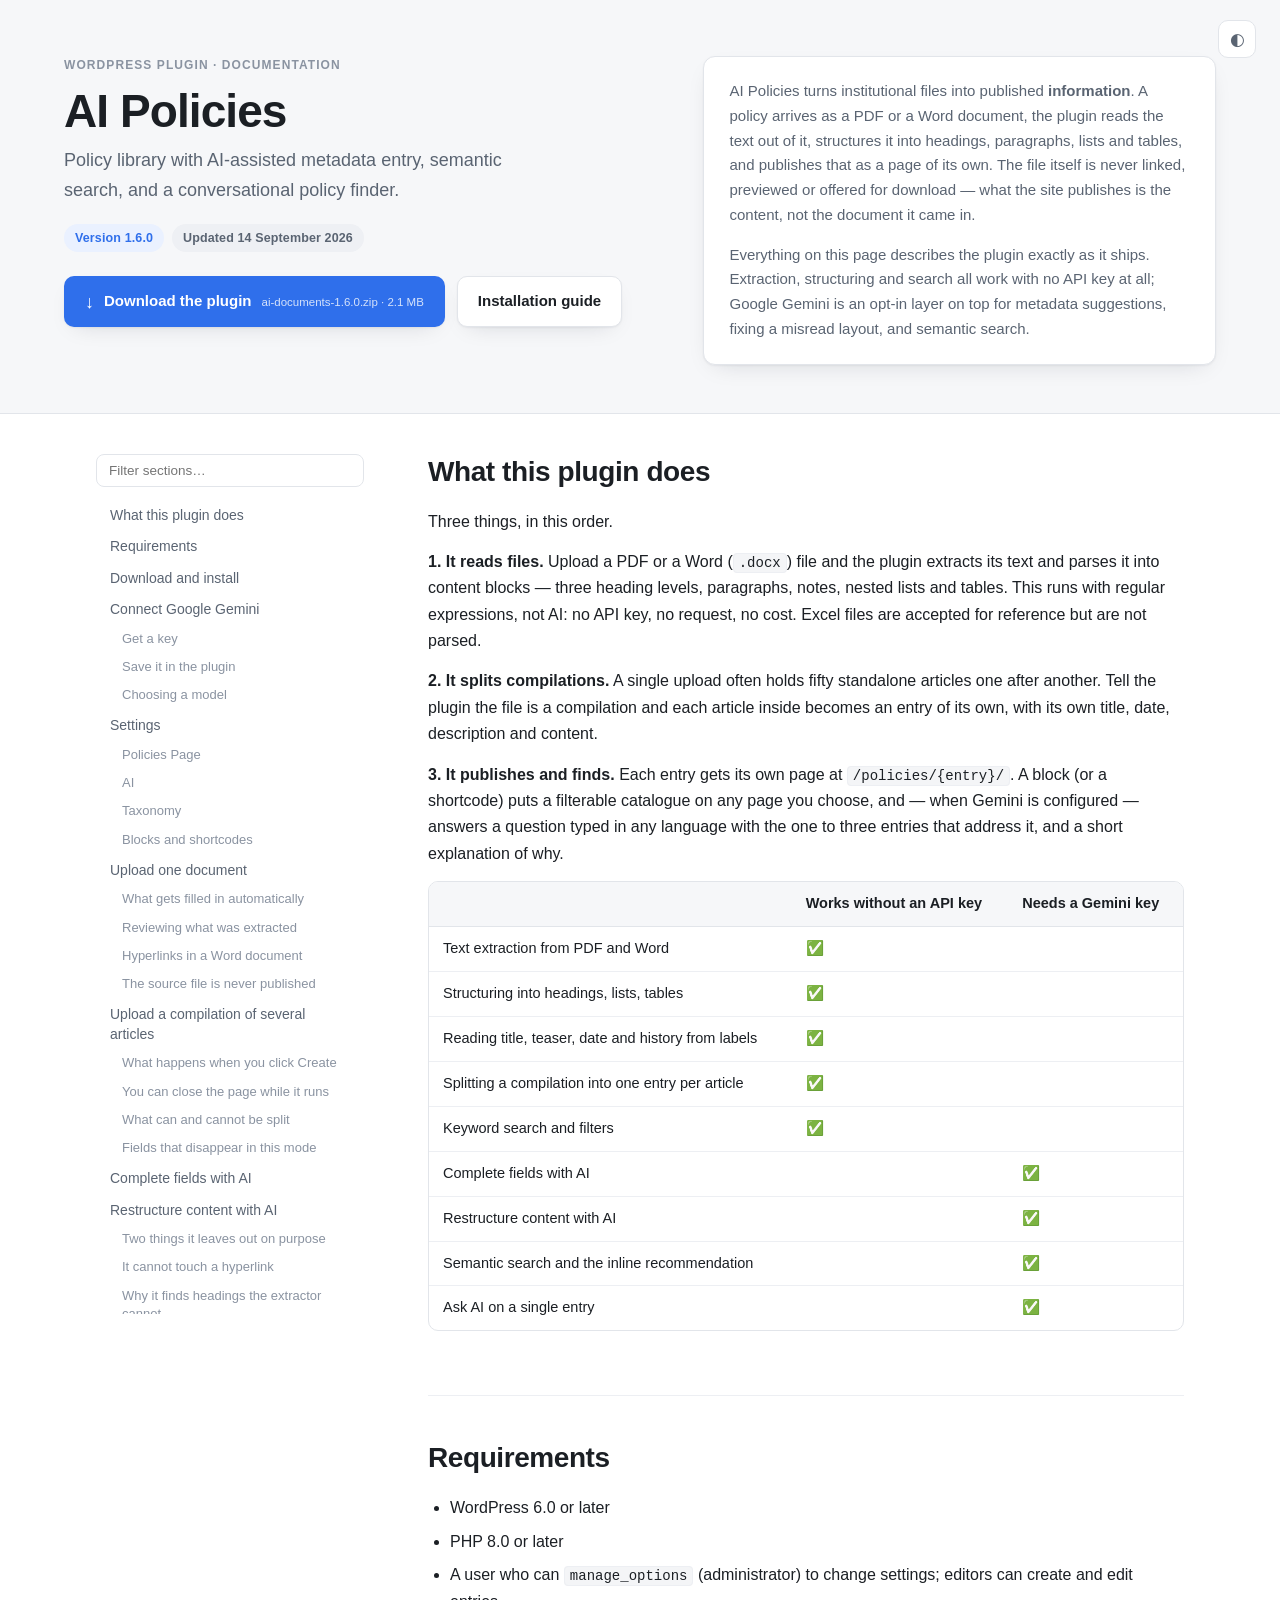
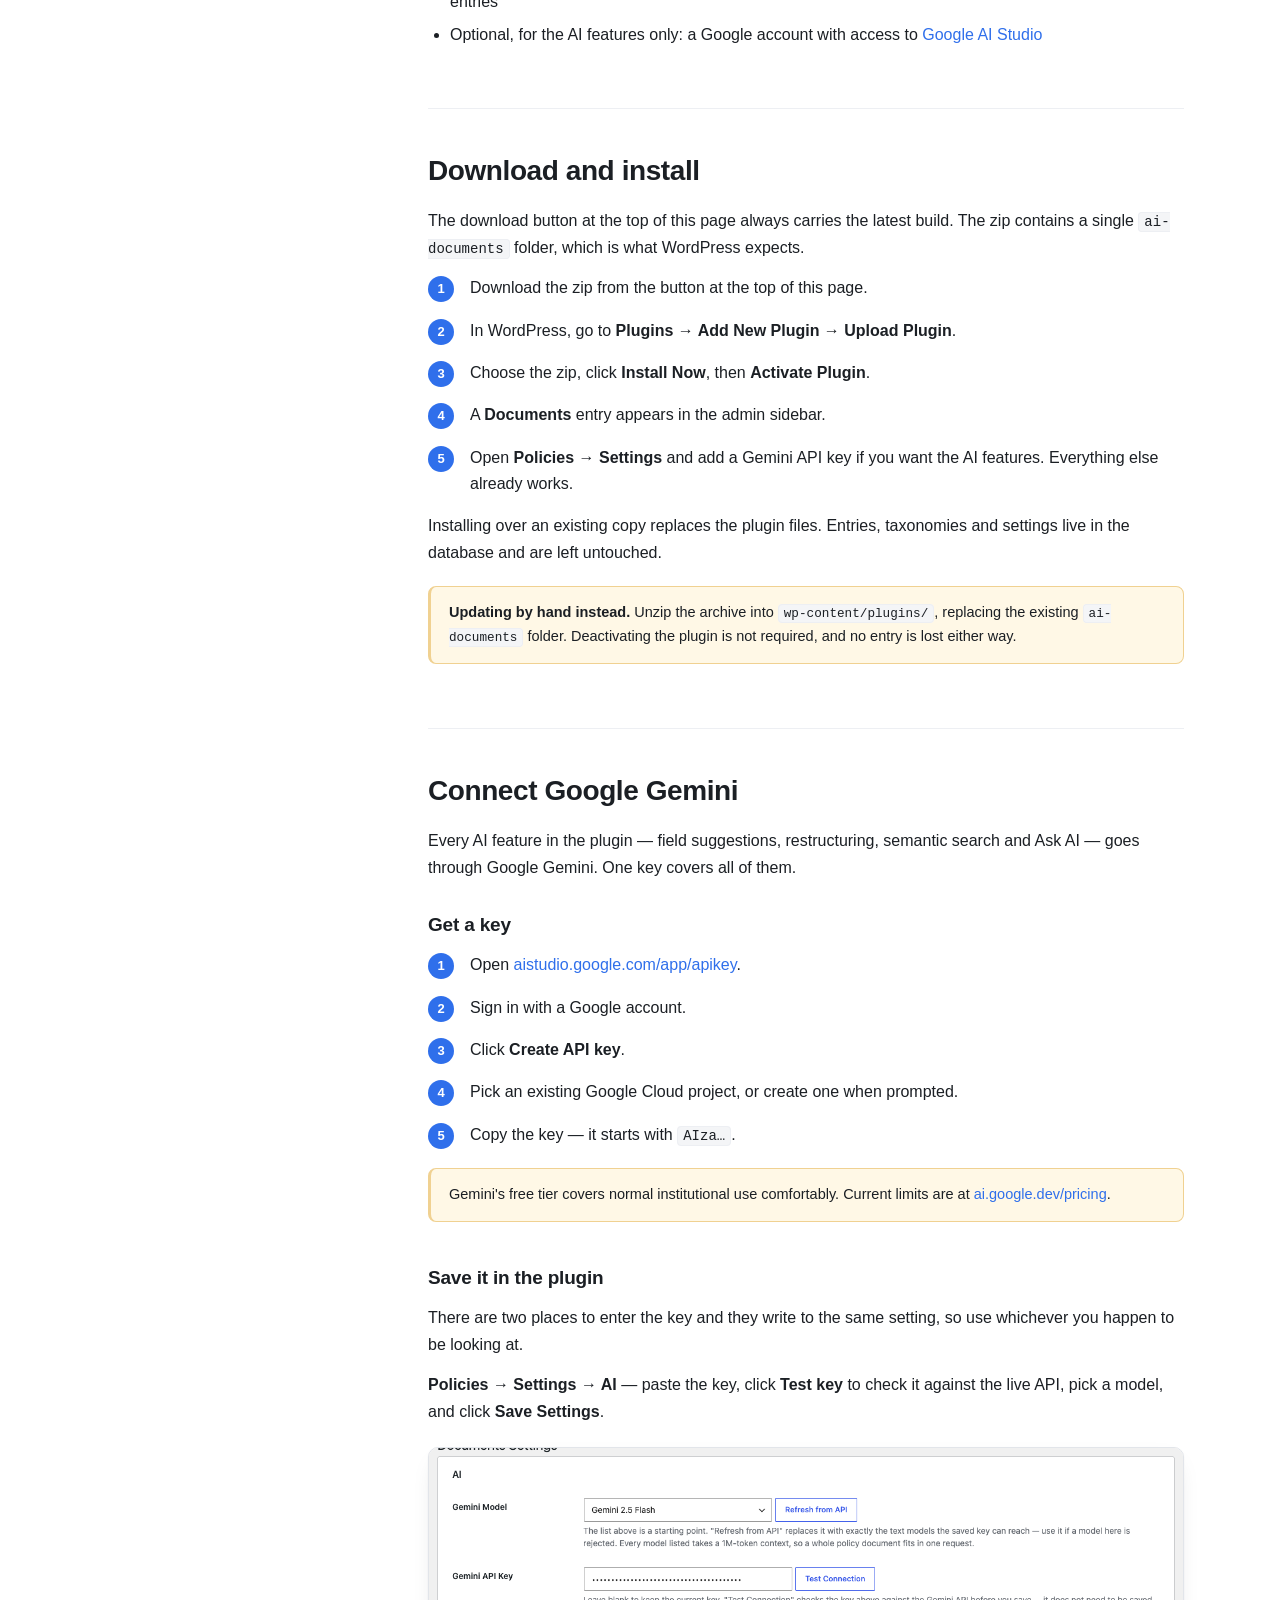
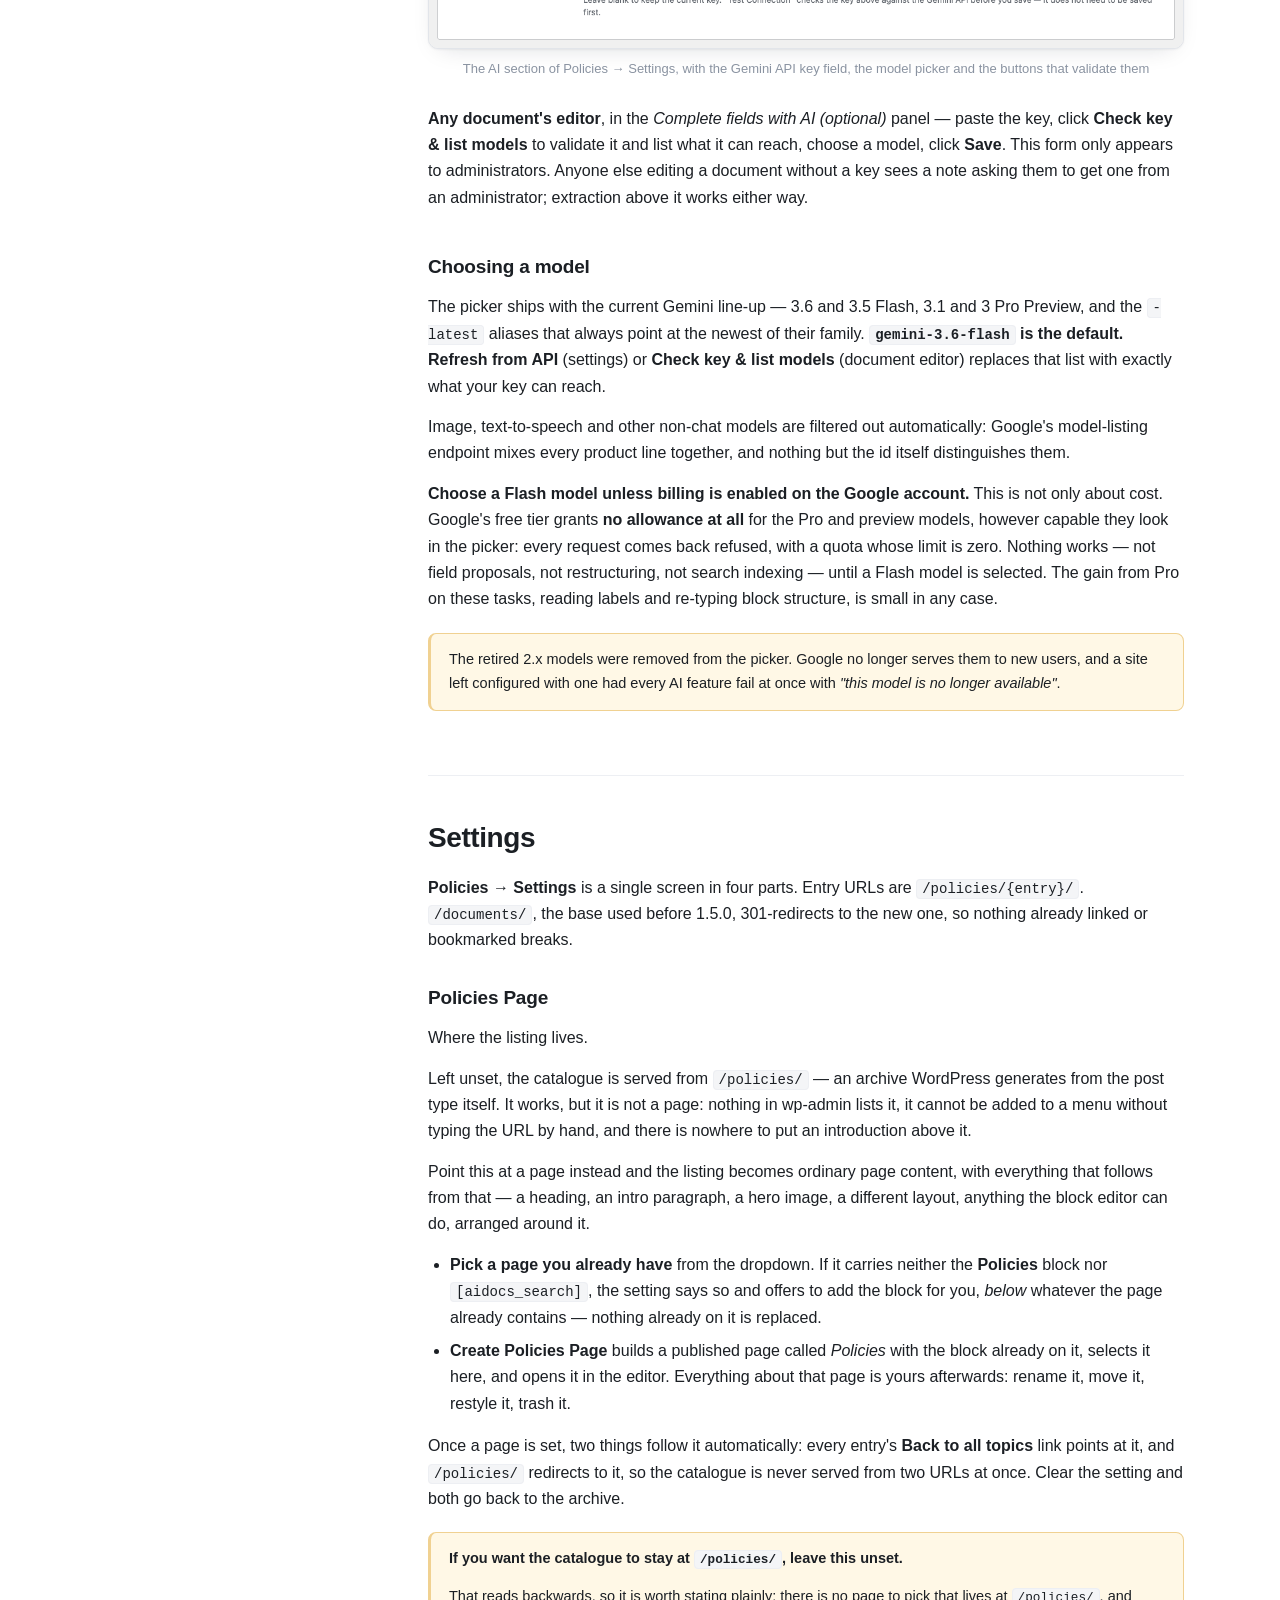
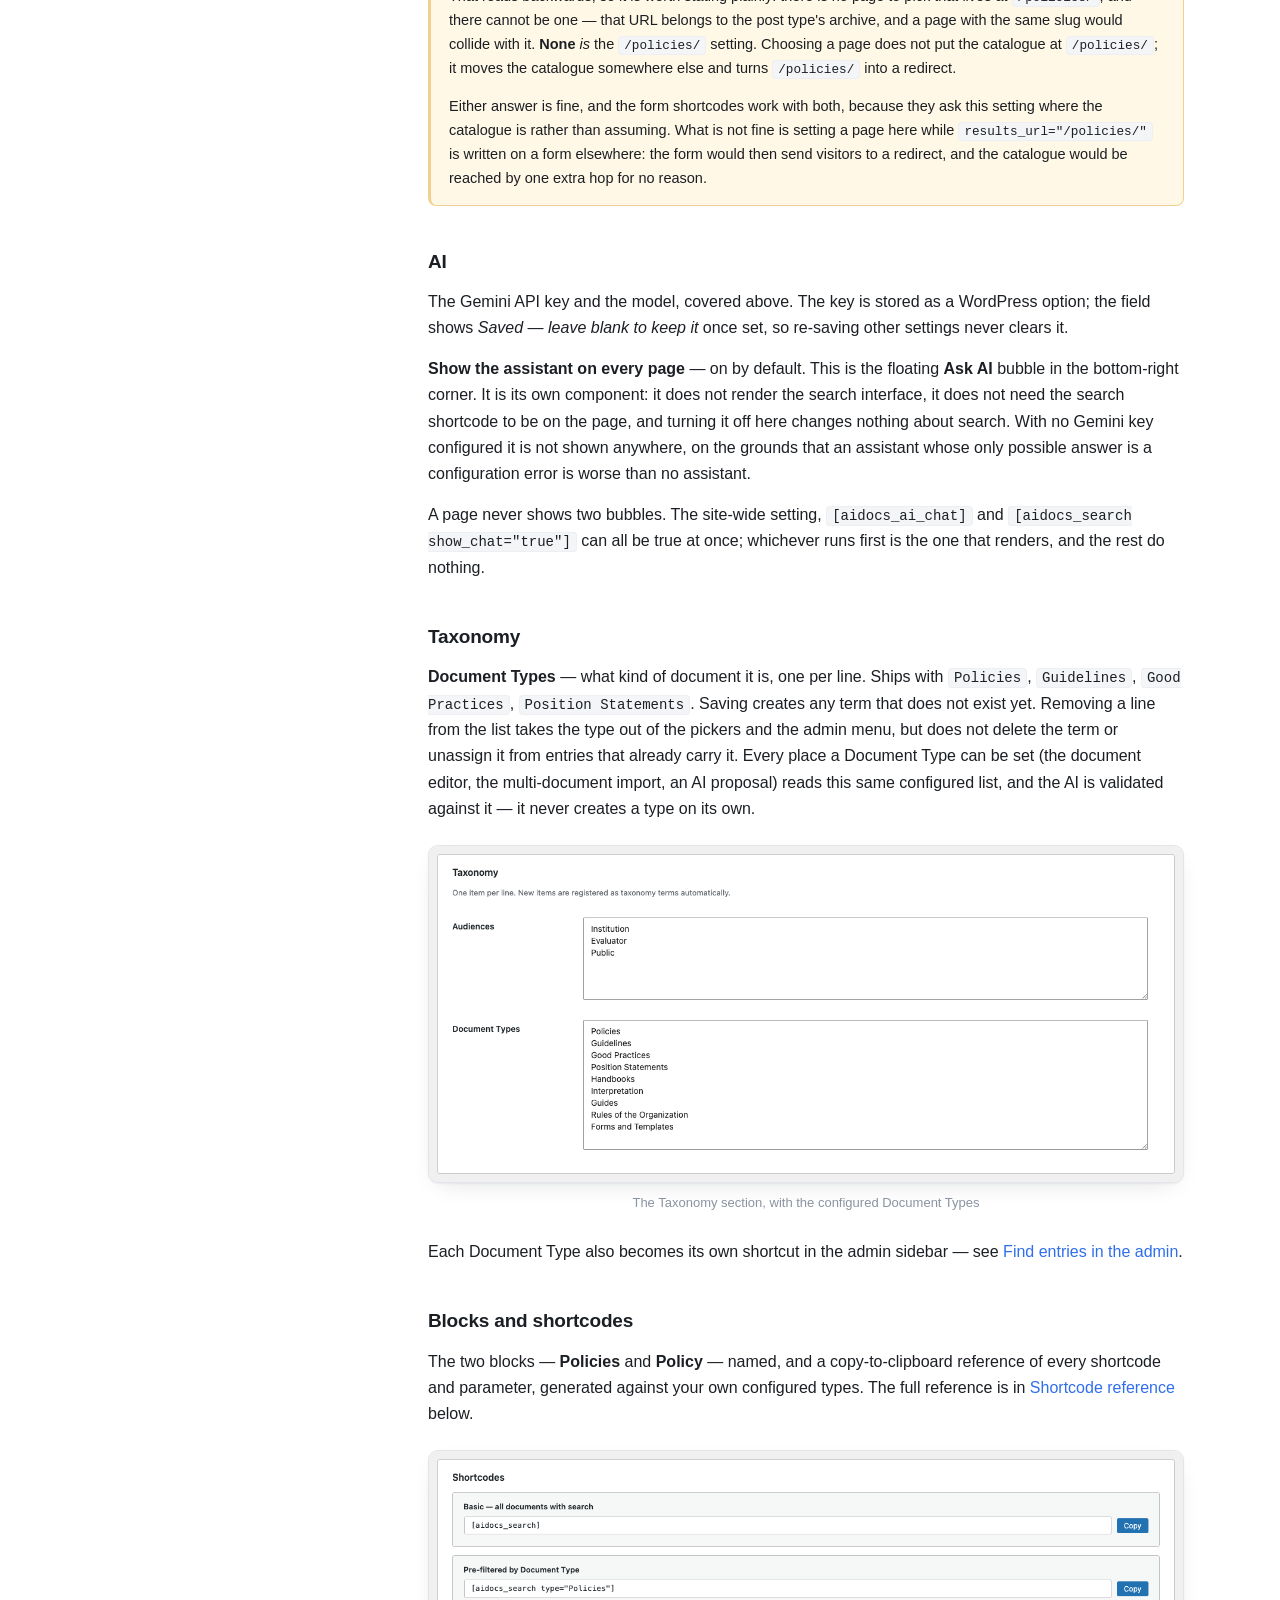
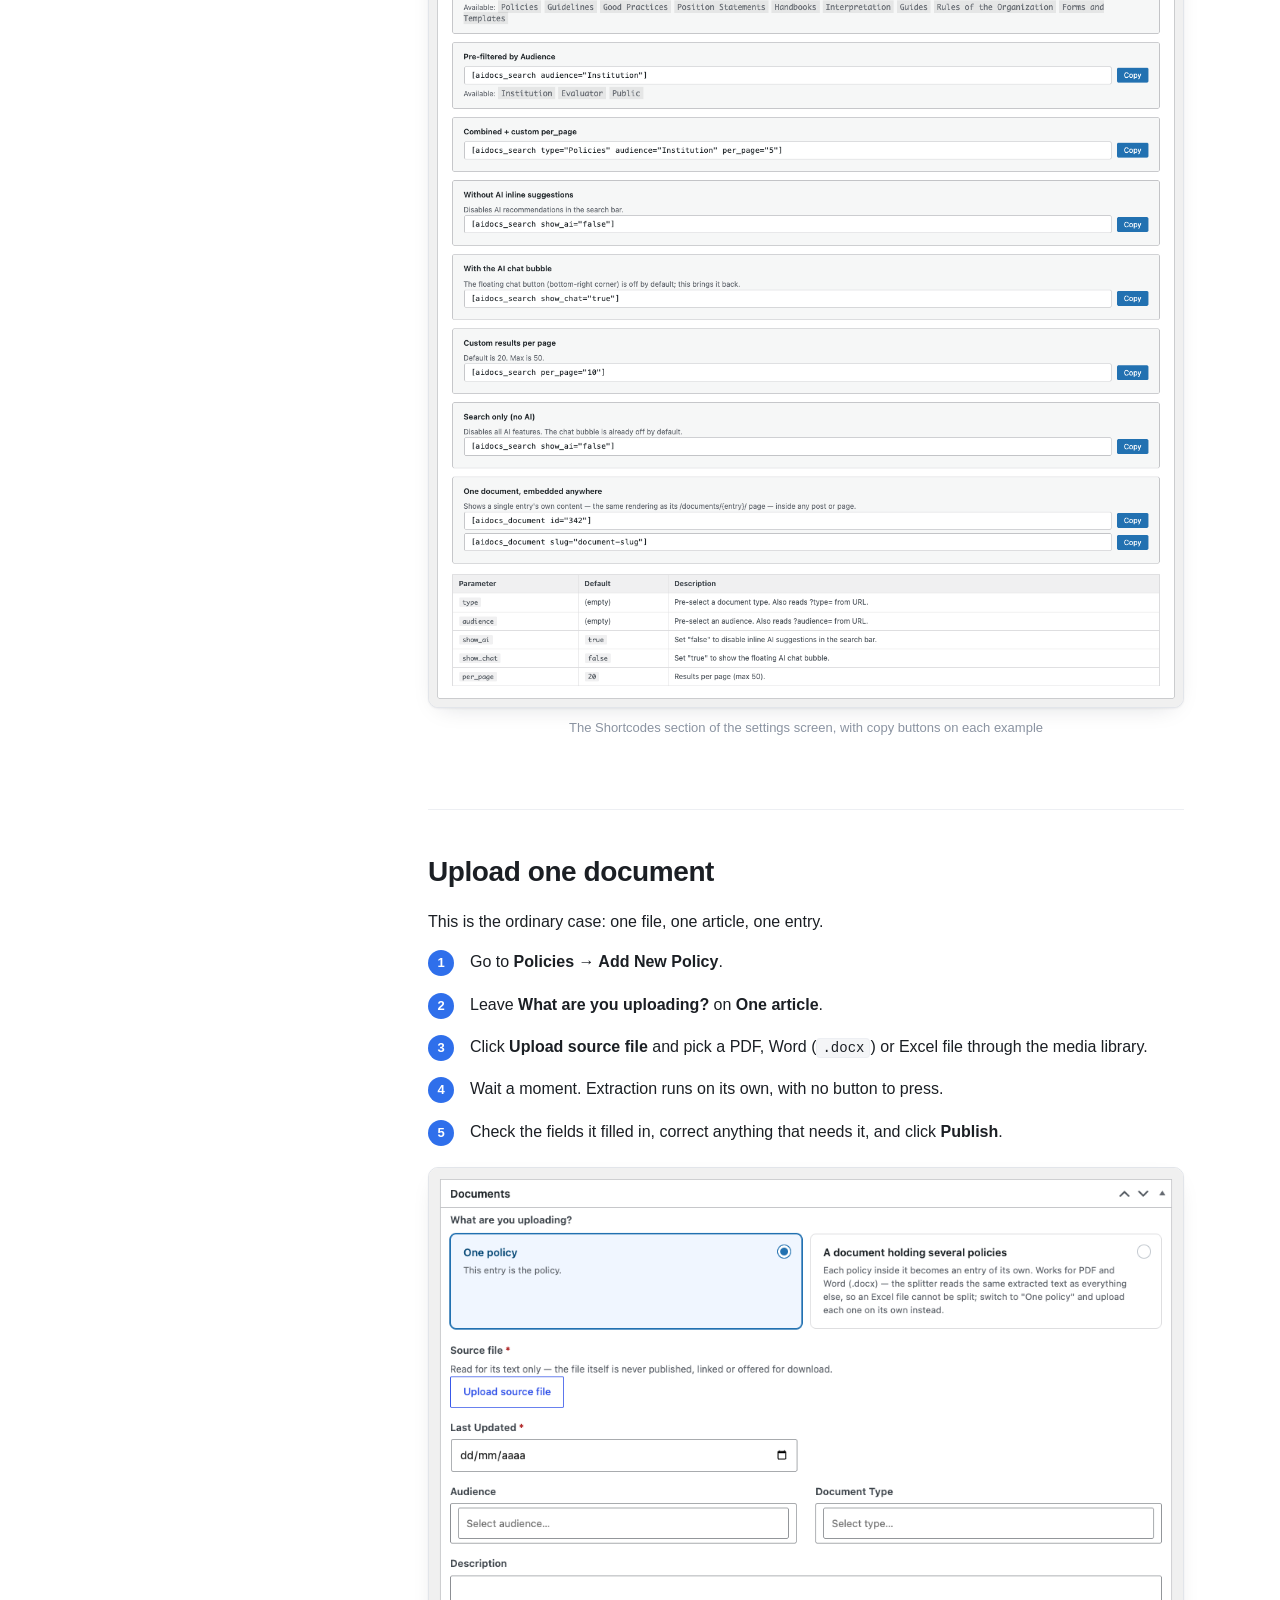
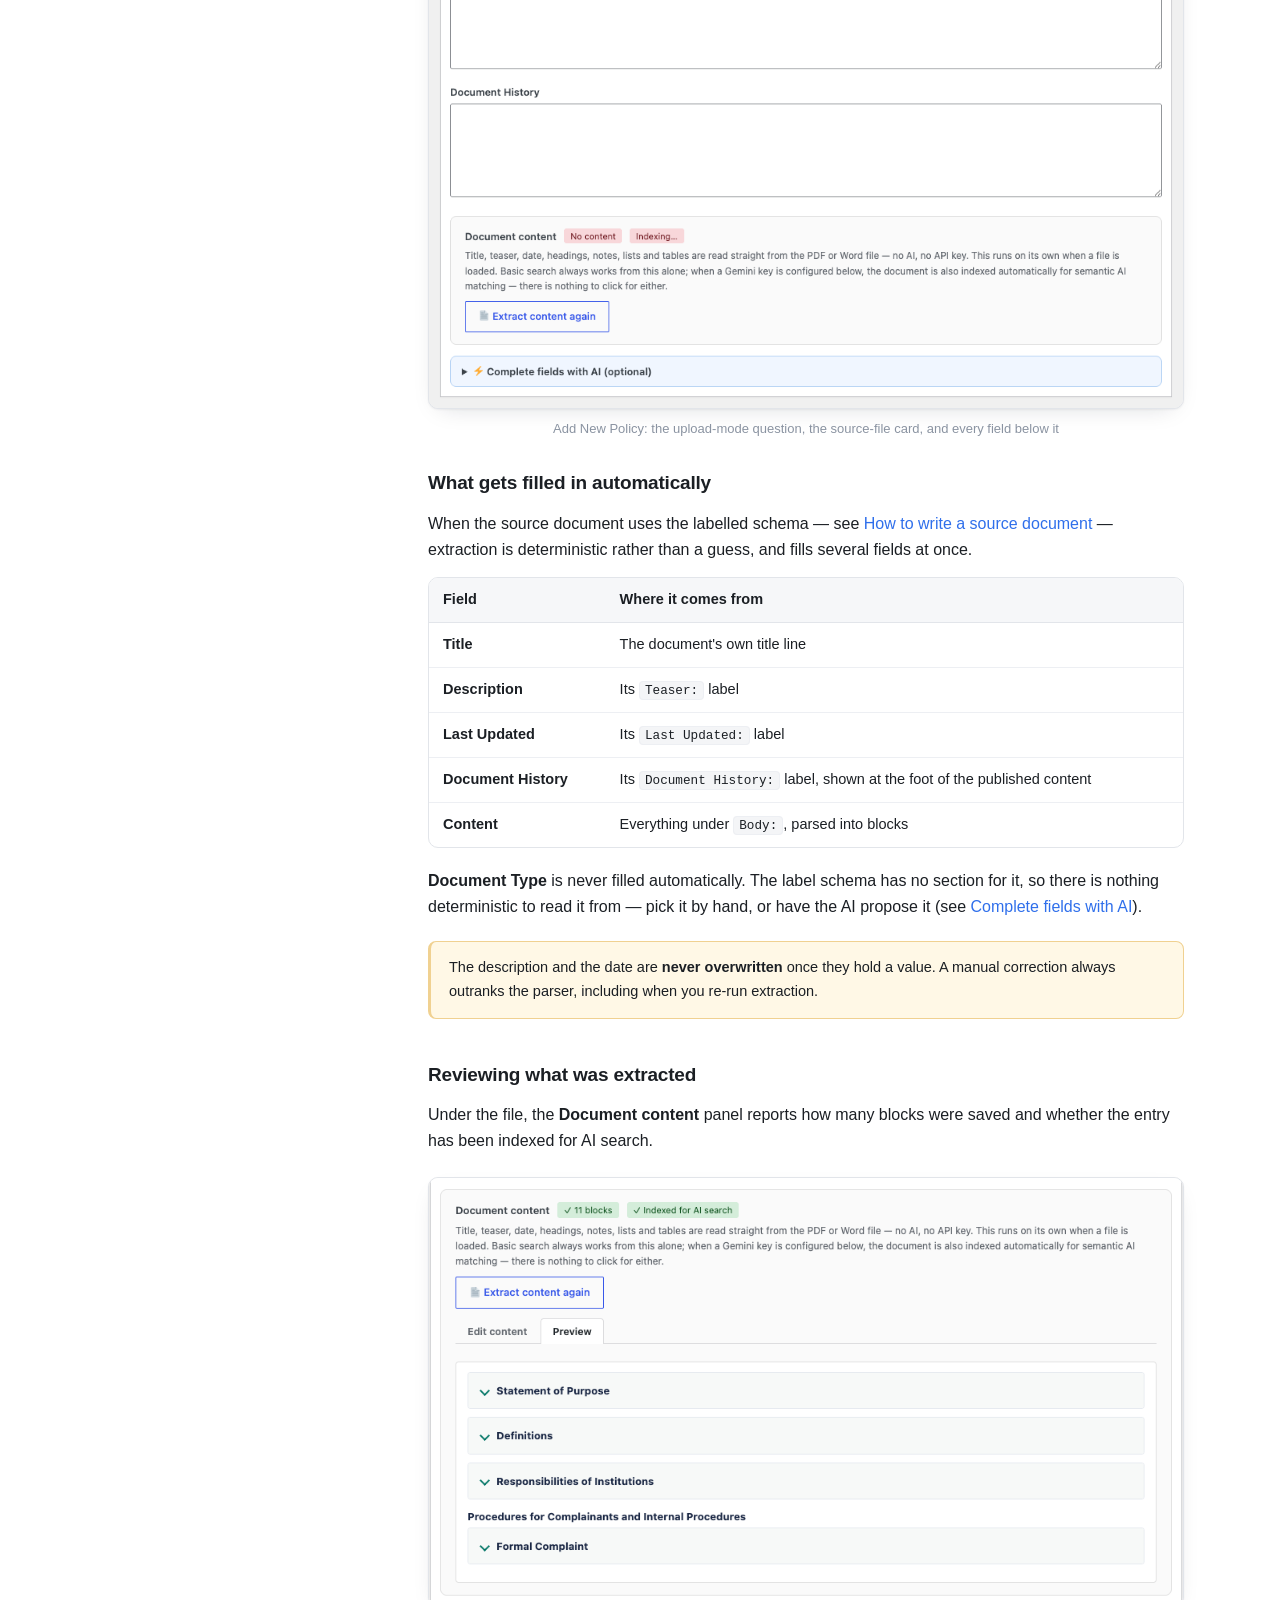
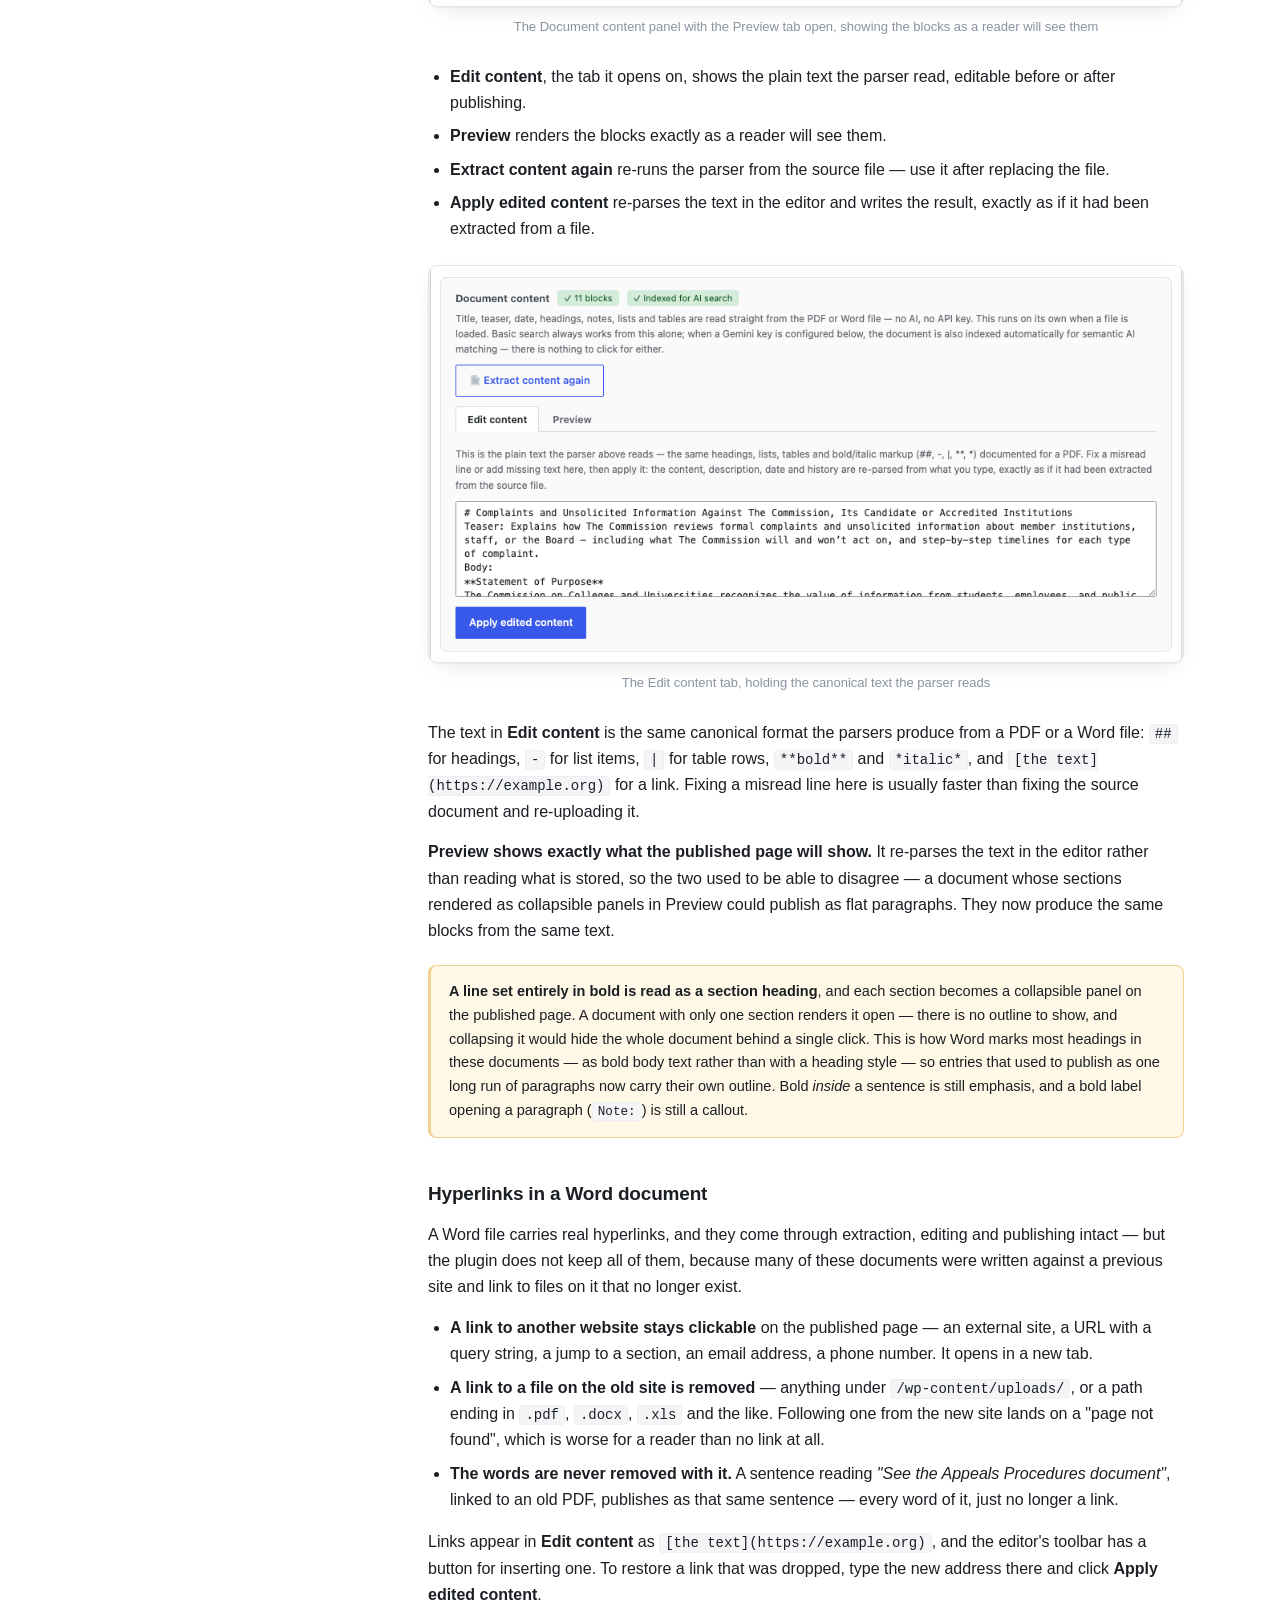
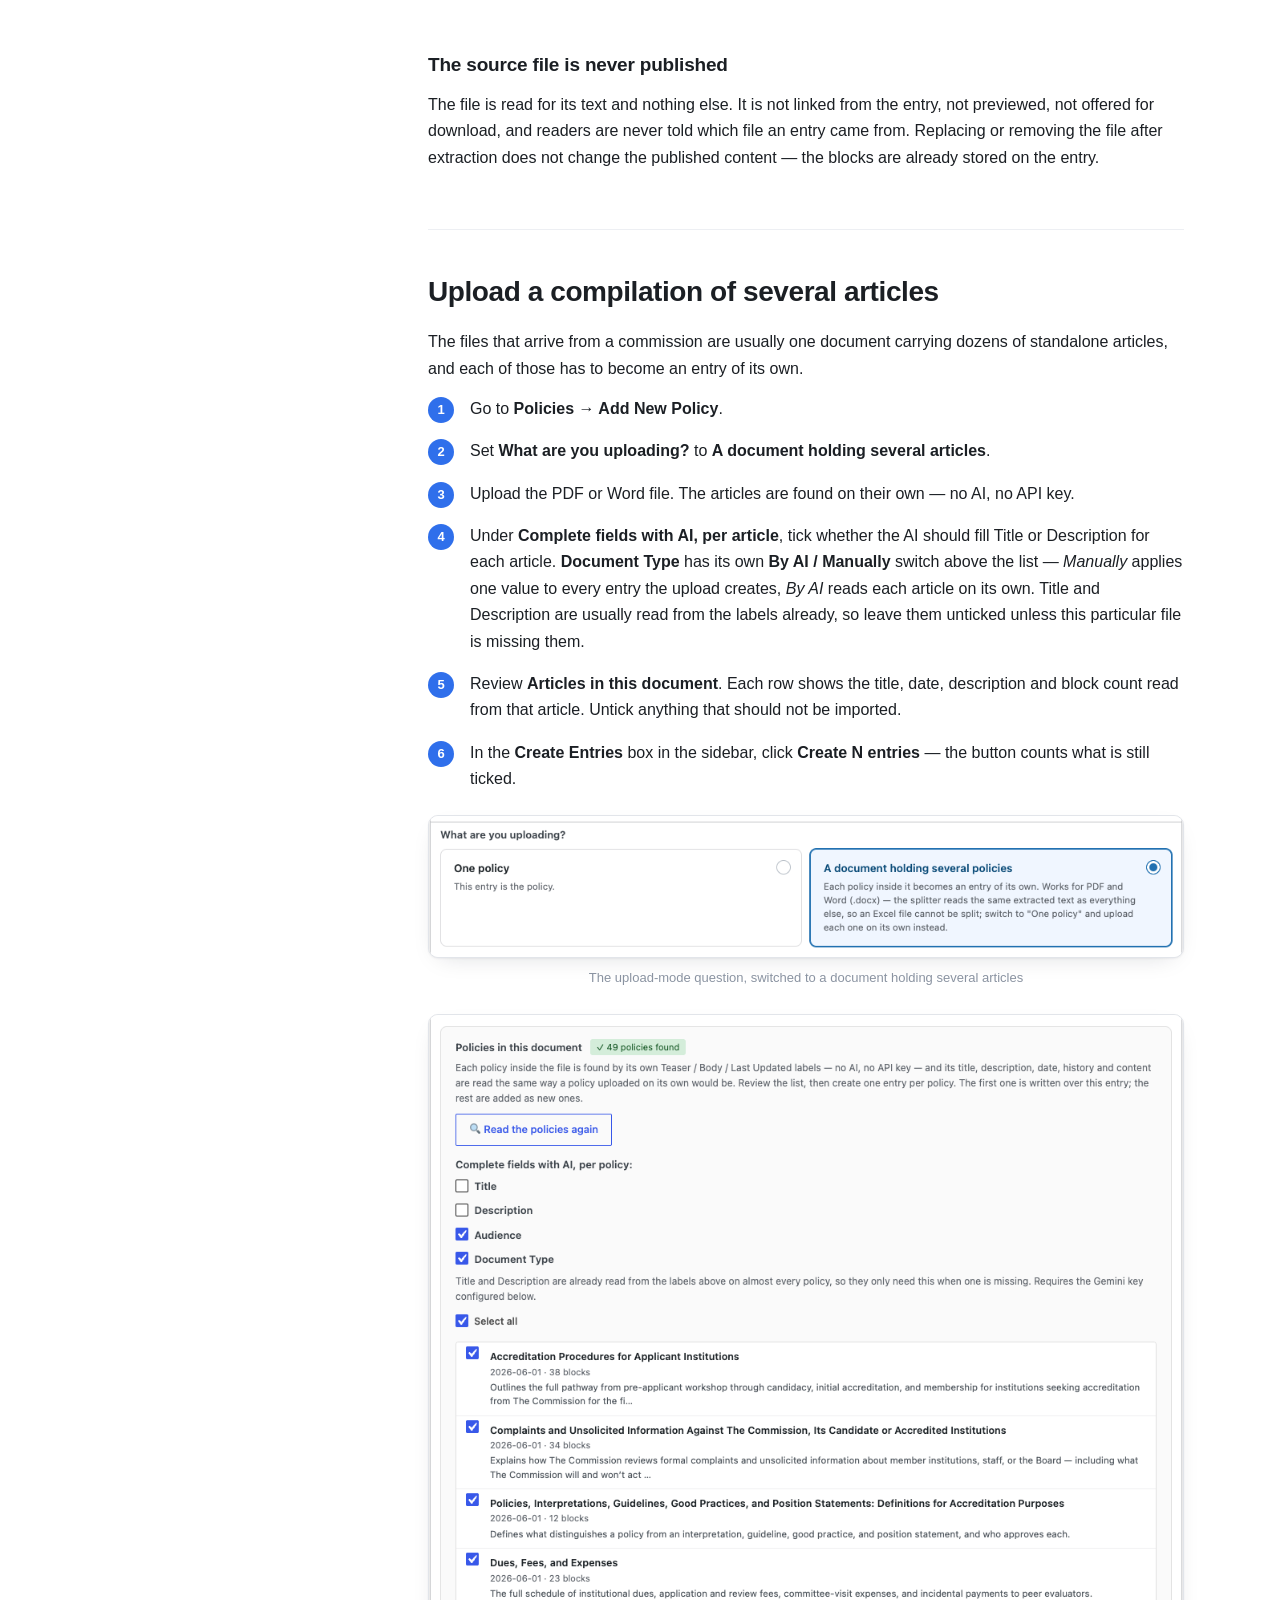
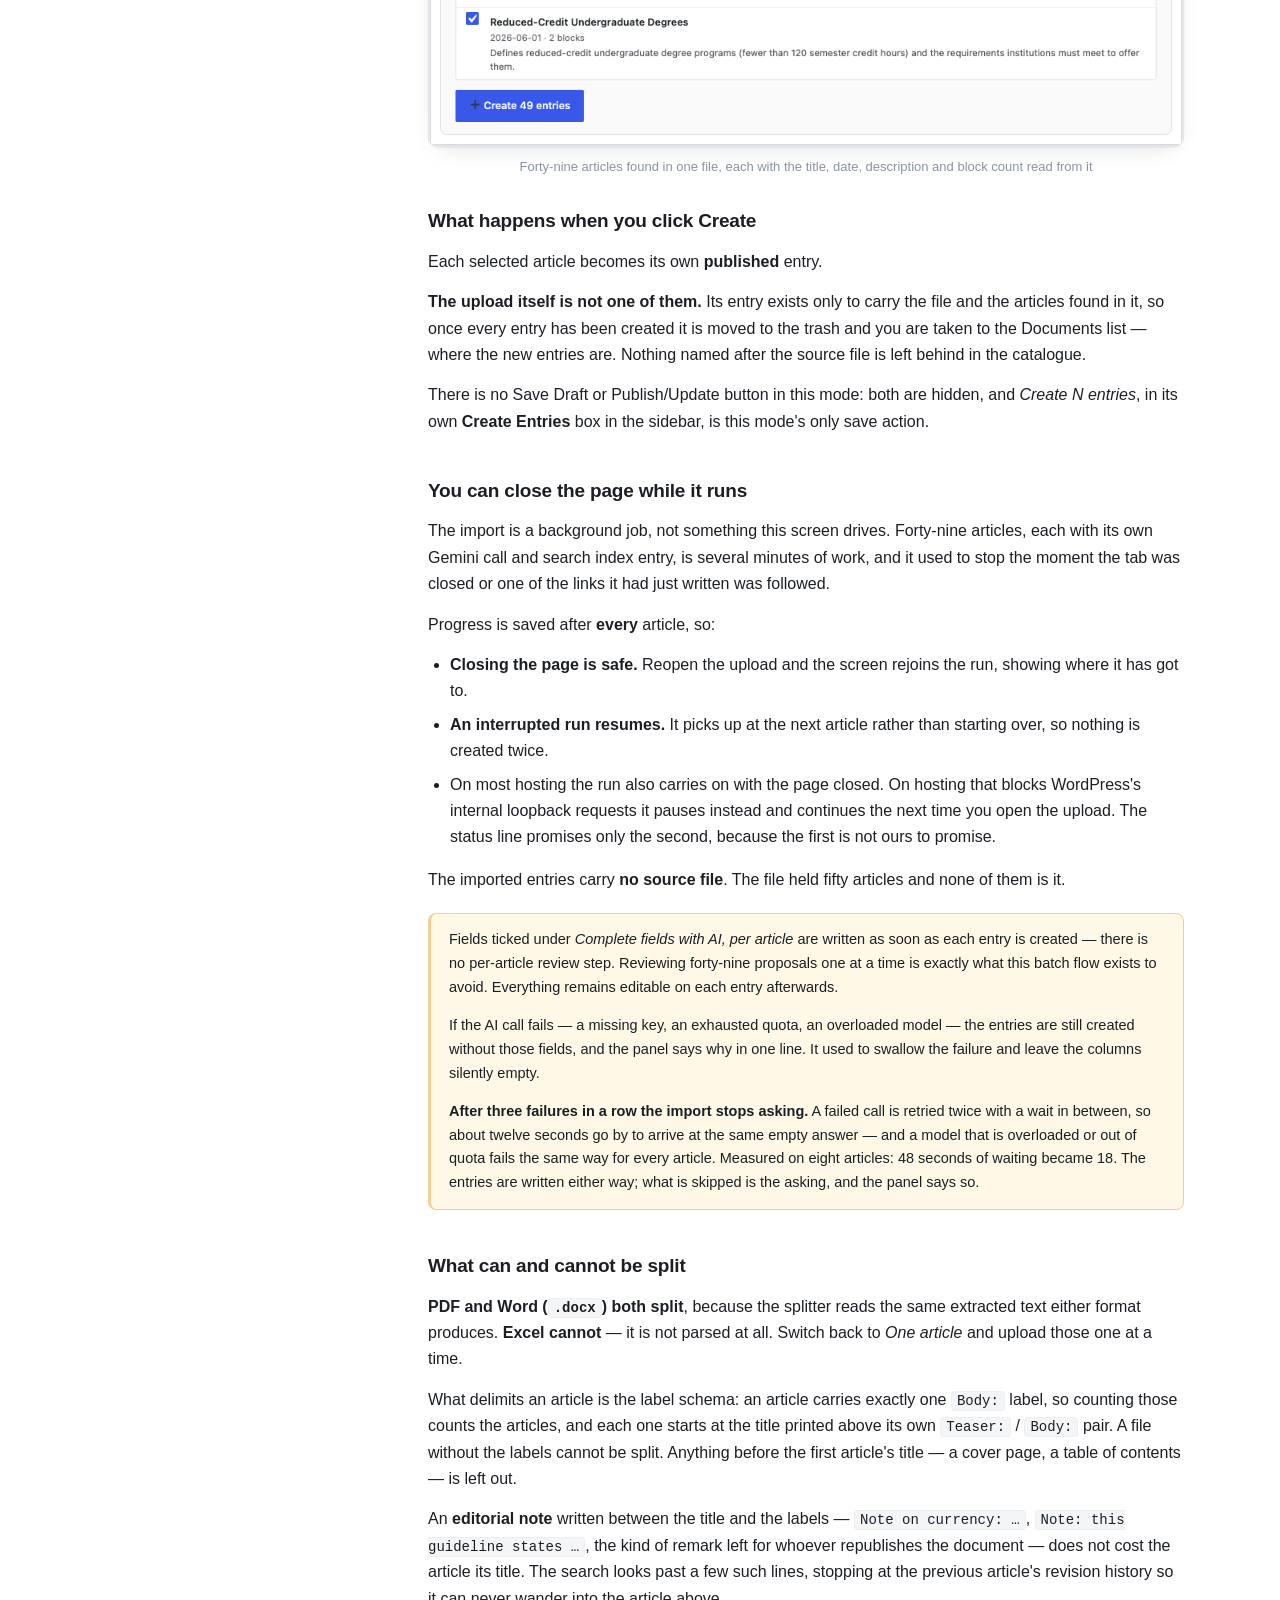
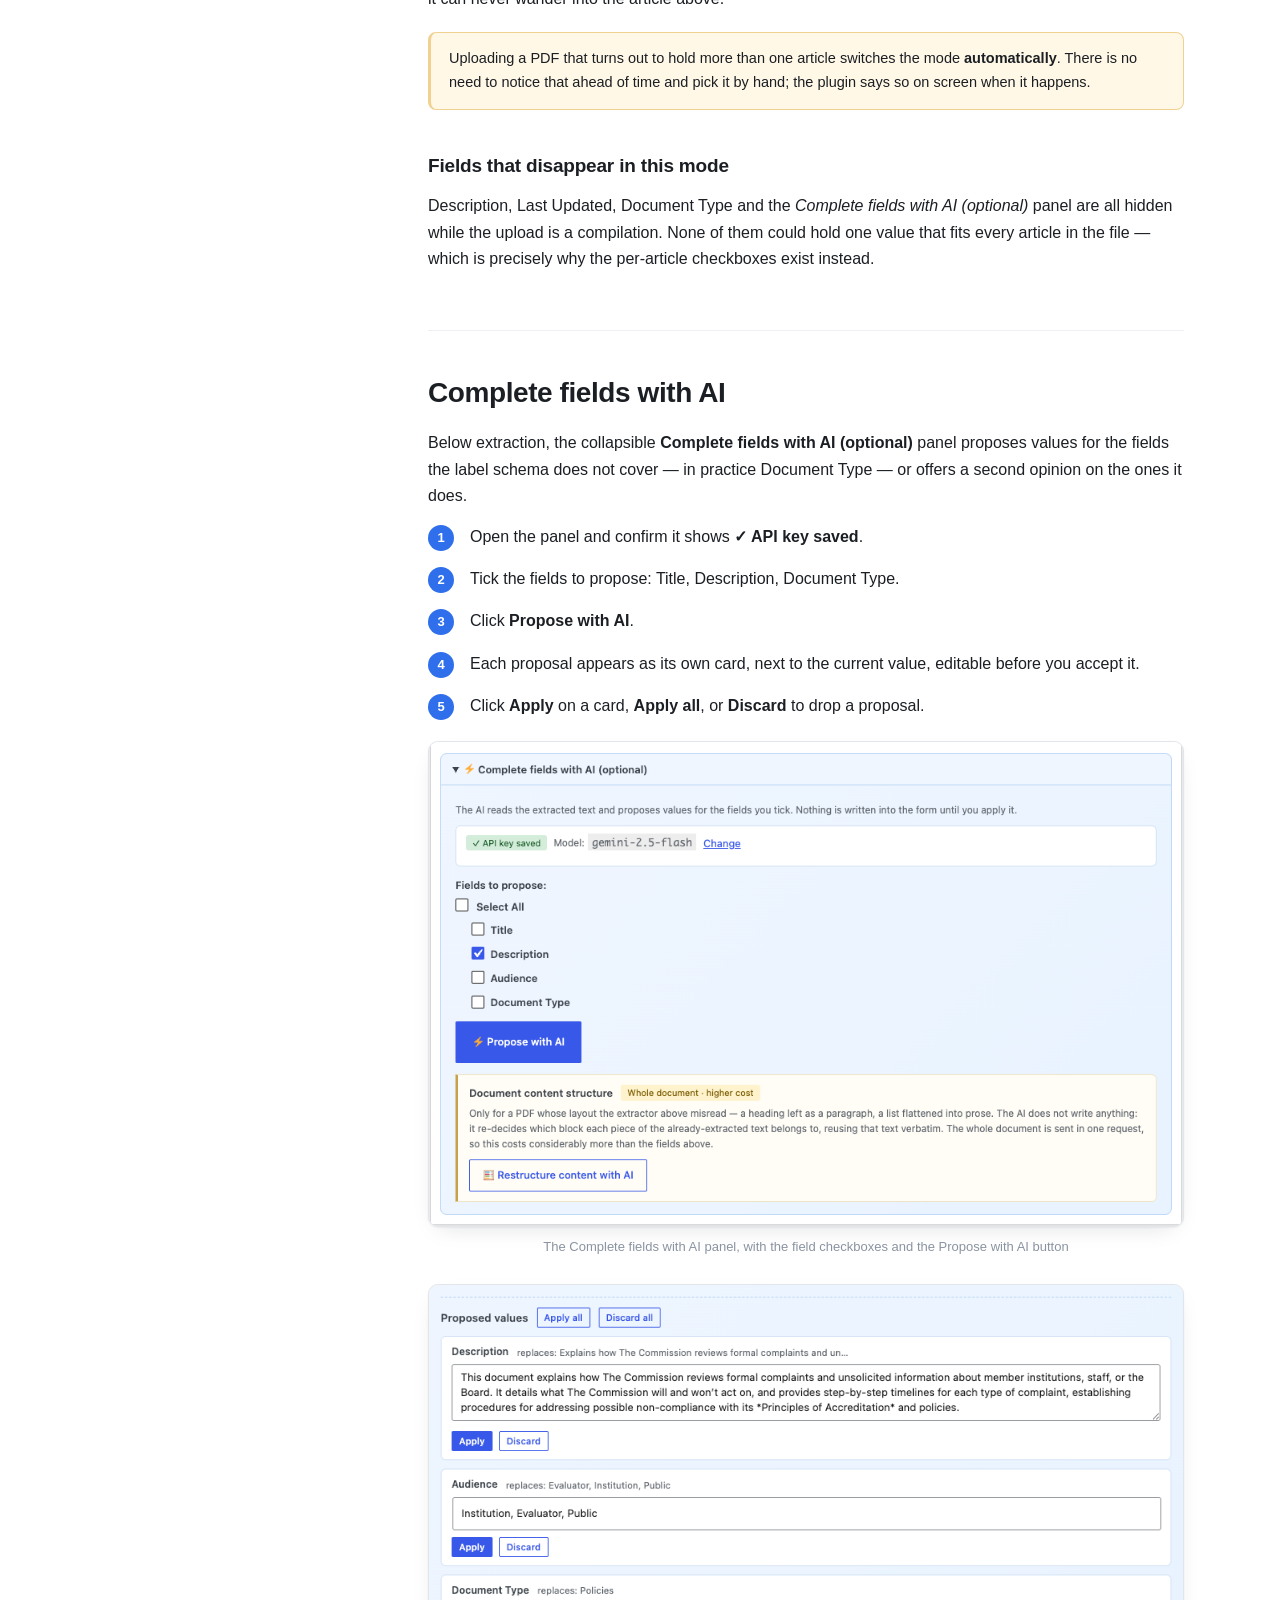
<file: plugins/ai-documents/docs/index.html>
<!DOCTYPE html>
<html lang="en">
<head>
<meta charset="utf-8">
<meta name="viewport" content="width=device-width, initial-scale=1">
<title>AI Policies — user manual — AI Policies 1.6.0</title>
<meta name="description" content="Policy library with AI-assisted metadata entry, semantic search, and a conversational policy finder.">
<meta name="generator" content="tools/build-docs.php">
<link rel="icon" href="data:image/svg+xml,<svg xmlns='http://www.w3.org/2000/svg' viewBox='0 0 32 32'><rect width='32' height='32' rx='7' fill='%232f6feb'/><path d='M9 8h9l5 5v11a2 2 0 0 1-2 2H9a2 2 0 0 1-2-2V10a2 2 0 0 1 2-2z' fill='white'/><path d='M18 8v5h5' fill='%23c7dbff'/></svg>">
<link rel="stylesheet" href="assets/docs.css">
</head>
<body>

<a class="aidoc-skip" href="#content">Skip to content</a>

<header class="aidoc-hero">
  <div class="aidoc-hero-inner">
    <div class="aidoc-hero-text">
      <p class="aidoc-eyebrow">WordPress plugin · Documentation</p>
      <h1>AI Policies</h1>
      <p class="aidoc-lede">Policy library with AI-assisted metadata entry, semantic search, and a conversational policy finder.</p>
      <p class="aidoc-meta">
        <span class="aidoc-chip">Version 1.6.0</span>
        <span class="aidoc-chip aidoc-chip-quiet">Updated 14 September 2026</span>
      </p>
      <div class="aidoc-hero-actions">
        <a class="aidoc-btn aidoc-btn-primary" href="downloads/ai-documents-1.6.0.zip" download><span class="aidoc-btn-icon">↓</span> Download the plugin<small>ai-documents-1.6.0.zip · 2.1 MB</small></a>
        <a class="aidoc-btn" href="#installation">Installation guide</a>
      </div>
    </div>
    <div class="aidoc-hero-intro"><p>AI Policies turns institutional files into published <strong>information</strong>. A policy arrives as a PDF or a Word document, the plugin reads the text out of it, structures it into headings, paragraphs, lists and tables, and publishes that as a page of its own. The file itself is never linked, previewed or offered for download — what the site publishes is the content, not the document it came in.</p>
<p>Everything on this page describes the plugin exactly as it ships. Extraction, structuring and search all work with no API key at all; Google Gemini is an opt-in layer on top for metadata suggestions, fixing a misread layout, and semantic search.</p>
</div>
  </div>
  <button class="aidoc-theme" type="button" aria-label="Toggle dark mode" title="Toggle dark mode">◐</button>
</header>

<div class="aidoc-layout">
  <aside class="aidoc-sidebar">
    <nav aria-label="Contents">
      <input class="aidoc-filter" type="search" placeholder="Filter sections…" aria-label="Filter sections">
      <ul class="aidoc-nav"><li><a href="#what-this-plugin-does">What this plugin does</a></li>
<li><a href="#requirements">Requirements</a></li>
<li><a href="#download-and-install">Download and install</a></li>
<li><a href="#connect-google-gemini">Connect Google Gemini</a><ul><li><a href="#get-a-key">Get a key</a></li><li><a href="#save-it-in-the-plugin">Save it in the plugin</a></li><li><a href="#choosing-a-model">Choosing a model</a></li></ul></li>
<li><a href="#settings">Settings</a><ul><li><a href="#policies-page">Policies Page</a></li><li><a href="#ai">AI</a></li><li><a href="#taxonomy">Taxonomy</a></li><li><a href="#blocks-and-shortcodes">Blocks and shortcodes</a></li></ul></li>
<li><a href="#upload-one-document">Upload one document</a><ul><li><a href="#what-gets-filled-in-automatically">What gets filled in automatically</a></li><li><a href="#reviewing-what-was-extracted">Reviewing what was extracted</a></li><li><a href="#hyperlinks-in-a-word-document">Hyperlinks in a Word document</a></li><li><a href="#the-source-file-is-never-published">The source file is never published</a></li></ul></li>
<li><a href="#upload-a-compilation-of-several-articles">Upload a compilation of several articles</a><ul><li><a href="#what-happens-when-you-click-create">What happens when you click Create</a></li><li><a href="#you-can-close-the-page-while-it-runs">You can close the page while it runs</a></li><li><a href="#what-can-and-cannot-be-split">What can and cannot be split</a></li><li><a href="#fields-that-disappear-in-this-mode">Fields that disappear in this mode</a></li></ul></li>
<li><a href="#complete-fields-with-ai">Complete fields with AI</a></li>
<li><a href="#restructure-content-with-ai">Restructure content with AI</a><ul><li><a href="#two-things-it-leaves-out-on-purpose">Two things it leaves out on purpose</a></li><li><a href="#it-cannot-touch-a-hyperlink">It cannot touch a hyperlink</a></li><li><a href="#why-it-finds-headings-the-extractor-cannot">Why it finds headings the extractor cannot</a></li></ul></li>
<li><a href="#edit-a-published-entry">Edit a published entry</a></li>
<li><a href="#find-entries-in-the-admin">Find entries in the admin</a></li>
<li><a href="#what-readers-see">What readers see</a><ul><li><a href="#the-entry-page">The entry page</a></li><li><a href="#the-search-page">The search page</a></li></ul></li>
<li><a href="#shortcode-reference">Shortcode reference</a><ul><li><a href="#aidocs-search-the-catalogue"><code>[aidocs_search]</code> — the catalogue</a></li><li><a href="#aidocs-policy-search-the-search-form-on-its-own"><code>[aidocs_policy_search]</code> — the search form, on its own</a></li><li><a href="#aidocs-document-one-entry-embedded"><code>[aidocs_document]</code> — one entry, embedded</a></li><li><a href="#aidocs-ai-chat-the-assistant-on-its-own"><code>[aidocs_ai_chat]</code> — the assistant, on its own</a></li><li><a href="#the-same-two-things-as-blocks">The same two things, as blocks</a></li></ul></li>
<li><a href="#how-to-write-a-source-document">How to write a source document</a><ul><li><a href="#for-a-compilation">For a compilation</a></li><li><a href="#how-reliable-this-is">How reliable this is</a></li><li><a href="#without-the-labels">Without the labels</a></li></ul></li>
<li><a href="#troubleshooting">Troubleshooting</a></li>
<li><a href="#keeping-this-documentation-up-to-date">Keeping this documentation up to date</a></li>
</ul>
    </nav>
  </aside>

  <main class="aidoc-main" id="content"><section class="aidoc-section" id="what-this-plugin-does">
<h2>What this plugin does</h2>
<p>Three things, in this order.</p>
<p><strong>1. It reads files.</strong> Upload a PDF or a Word (<code>.docx</code>) file and the plugin extracts its text and parses it into content blocks — three heading levels, paragraphs, notes, nested lists and tables. This runs with regular expressions, not AI: no API key, no request, no cost. Excel files are accepted for reference but are not parsed.</p>
<p><strong>2. It splits compilations.</strong> A single upload often holds fifty standalone articles one after another. Tell the plugin the file is a compilation and each article inside becomes an entry of its own, with its own title, date, description and content.</p>
<p><strong>3. It publishes and finds.</strong> Each entry gets its own page at <code>/policies/{entry}/</code>. A block (or a shortcode) puts a filterable catalogue on any page you choose, and — when Gemini is configured — answers a question typed in any language with the one to three entries that address it, and a short explanation of why.</p>
<div class="aidoc-table-wrap"><table>
<thead><tr><th></th><th>Works without an API key</th><th>Needs a Gemini key</th></tr></thead>
<tbody>
<tr><td>Text extraction from PDF and Word</td><td>✅</td><td></td></tr>
<tr><td>Structuring into headings, lists, tables</td><td>✅</td><td></td></tr>
<tr><td>Reading title, teaser, date and history from labels</td><td>✅</td><td></td></tr>
<tr><td>Splitting a compilation into one entry per article</td><td>✅</td><td></td></tr>
<tr><td>Keyword search and filters</td><td>✅</td><td></td></tr>
<tr><td>Complete fields with AI</td><td></td><td>✅</td></tr>
<tr><td>Restructure content with AI</td><td></td><td>✅</td></tr>
<tr><td>Semantic search and the inline recommendation</td><td></td><td>✅</td></tr>
<tr><td>Ask AI on a single entry</td><td></td><td>✅</td></tr>
</tbody></table></div>
</section>
<section class="aidoc-section" id="requirements">
<h2>Requirements</h2>
<ul>
<li>WordPress 6.0 or later</li>
<li>PHP 8.0 or later</li>
<li>A user who can <code>manage_options</code> (administrator) to change settings; editors can create and edit entries</li>
<li>Optional, for the AI features only: a Google account with access to <a href="https://aistudio.google.com/" target="_blank" rel="noopener">Google AI Studio</a></li>
</ul>
</section>
<section class="aidoc-section" id="download-and-install">
<h2>Download and install</h2>
<p>The download button at the top of this page always carries the latest build. The zip contains a single <code>ai-documents</code> folder, which is what WordPress expects.</p>
<ol class="aidoc-steps">
<li>Download the zip from the button at the top of this page.</li>
<li>In WordPress, go to <strong>Plugins → Add New Plugin → Upload Plugin</strong>.</li>
<li>Choose the zip, click <strong>Install Now</strong>, then <strong>Activate Plugin</strong>.</li>
<li>A <strong>Documents</strong> entry appears in the admin sidebar.</li>
<li>Open <strong>Policies → Settings</strong> and add a Gemini API key if you want the AI features. Everything else already works.</li>
</ol>
<p>Installing over an existing copy replaces the plugin files. Entries, taxonomies and settings live in the database and are left untouched.</p>
<blockquote class="aidoc-note"><p><strong>Updating by hand instead.</strong> Unzip the archive into <code>wp-content/plugins/</code>, replacing the existing <code>ai-documents</code> folder. Deactivating the plugin is not required, and no entry is lost either way.</p>
</blockquote>
</section>
<section class="aidoc-section" id="connect-google-gemini">
<h2>Connect Google Gemini</h2>
<p>Every AI feature in the plugin — field suggestions, restructuring, semantic search and Ask AI — goes through Google Gemini. One key covers all of them.</p>
<h3 id="get-a-key">Get a key</h3>
<ol class="aidoc-steps">
<li>Open <a href="https://aistudio.google.com/app/apikey" target="_blank" rel="noopener">aistudio.google.com/app/apikey</a>.</li>
<li>Sign in with a Google account.</li>
<li>Click <strong>Create API key</strong>.</li>
<li>Pick an existing Google Cloud project, or create one when prompted.</li>
<li>Copy the key — it starts with <code>AIza…</code>.</li>
</ol>
<blockquote class="aidoc-note"><p>Gemini&#039;s free tier covers normal institutional use comfortably. Current limits are at <a href="https://ai.google.dev/pricing" target="_blank" rel="noopener">ai.google.dev/pricing</a>.</p>
</blockquote>
<h3 id="save-it-in-the-plugin">Save it in the plugin</h3>
<p>There are two places to enter the key and they write to the same setting, so use whichever you happen to be looking at.</p>
<p><strong>Policies → Settings → AI</strong> — paste the key, click <strong>Test key</strong> to check it against the live API, pick a model, and click <strong>Save Settings</strong>.</p>
<figure class="aidoc-shot"><img src="assets/screenshots/settings-ai.png" alt="The AI section of Policies → Settings, with the Gemini API key field, the model picker and the buttons that validate them" loading="lazy"><figcaption>The AI section of Policies → Settings, with the Gemini API key field, the model picker and the buttons that validate them</figcaption></figure>
<p><strong>Any document&#039;s editor</strong>, in the <em>Complete fields with AI (optional)</em> panel — paste the key, click <strong>Check key &amp; list models</strong> to validate it and list what it can reach, choose a model, click <strong>Save</strong>. This form only appears to administrators. Anyone else editing a document without a key sees a note asking them to get one from an administrator; extraction above it works either way.</p>
<h3 id="choosing-a-model">Choosing a model</h3>
<p>The picker ships with the current Gemini line-up — 3.6 and 3.5 Flash, 3.1 and 3 Pro Preview, and the <code>-latest</code> aliases that always point at the newest of their family. <strong><code>gemini-3.6-flash</code> is the default.</strong> <strong>Refresh from API</strong> (settings) or <strong>Check key &amp; list models</strong> (document editor) replaces that list with exactly what your key can reach.</p>
<p>Image, text-to-speech and other non-chat models are filtered out automatically: Google&#039;s model-listing endpoint mixes every product line together, and nothing but the id itself distinguishes them.</p>
<p><strong>Choose a Flash model unless billing is enabled on the Google account.</strong> This is not only about cost. Google&#039;s free tier grants <strong>no allowance at all</strong> for the Pro and preview models, however capable they look in the picker: every request comes back refused, with a quota whose limit is zero. Nothing works — not field proposals, not restructuring, not search indexing — until a Flash model is selected. The gain from Pro on these tasks, reading labels and re-typing block structure, is small in any case.</p>
<blockquote class="aidoc-note"><p>The retired 2.x models were removed from the picker. Google no longer serves them to new users, and a site left configured with one had every AI feature fail at once with <em>&quot;this model is no longer available&quot;</em>.</p>
</blockquote>
</section>
<section class="aidoc-section" id="settings">
<h2>Settings</h2>
<p><strong>Policies → Settings</strong> is a single screen in four parts. Entry URLs are <code>/policies/{entry}/</code>. <code>/documents/</code>, the base used before 1.5.0, 301-redirects to the new one, so nothing already linked or bookmarked breaks.</p>
<h3 id="policies-page">Policies Page</h3>
<p>Where the listing lives.</p>
<p>Left unset, the catalogue is served from <code>/policies/</code> — an archive WordPress generates from the post type itself. It works, but it is not a page: nothing in wp-admin lists it, it cannot be added to a menu without typing the URL by hand, and there is nowhere to put an introduction above it.</p>
<p>Point this at a page instead and the listing becomes ordinary page content, with everything that follows from that — a heading, an intro paragraph, a hero image, a different layout, anything the block editor can do, arranged around it.</p>
<ul>
<li><strong>Pick a page you already have</strong> from the dropdown. If it carries neither the <strong>Policies</strong> block nor <code>[aidocs_search]</code>, the setting says so and offers to add the block for you, <em>below</em> whatever the page already contains — nothing already on it is replaced.</li>
<li><strong>Create Policies Page</strong> builds a published page called <em>Policies</em> with the block already on it, selects it here, and opens it in the editor. Everything about that page is yours afterwards: rename it, move it, restyle it, trash it.</li>
</ul>
<p>Once a page is set, two things follow it automatically: every entry&#039;s <strong>Back to all topics</strong> link points at it, and <code>/policies/</code> redirects to it, so the catalogue is never served from two URLs at once. Clear the setting and both go back to the archive.</p>
<blockquote class="aidoc-note"><p><strong>If you want the catalogue to stay at <code>/policies/</code>, leave this unset.</strong></p>
<p>That reads backwards, so it is worth stating plainly: there is no page to pick that lives at <code>/policies/</code>, and there cannot be one — that URL belongs to the post type&#039;s archive, and a page with the same slug would collide with it. <strong>None</strong> <em>is</em> the <code>/policies/</code> setting. Choosing a page does not put the catalogue at <code>/policies/</code>; it moves the catalogue somewhere else and turns <code>/policies/</code> into a redirect.</p>
<p>Either answer is fine, and the form shortcodes work with both, because they ask this setting where the catalogue is rather than assuming. What is not fine is setting a page here while <code>results_url=&quot;/policies/&quot;</code> is written on a form elsewhere: the form would then send visitors to a redirect, and the catalogue would be reached by one extra hop for no reason.</p>
</blockquote>
<h3 id="ai">AI</h3>
<p>The Gemini API key and the model, covered above. The key is stored as a WordPress option; the field shows <em>Saved — leave blank to keep it</em> once set, so re-saving other settings never clears it.</p>
<p><strong>Show the assistant on every page</strong> — on by default. This is the floating <strong>Ask AI</strong> bubble in the bottom-right corner. It is its own component: it does not render the search interface, it does not need the search shortcode to be on the page, and turning it off here changes nothing about search. With no Gemini key configured it is not shown anywhere, on the grounds that an assistant whose only possible answer is a configuration error is worse than no assistant.</p>
<p>A page never shows two bubbles. The site-wide setting, <code>[aidocs_ai_chat]</code> and <code>[aidocs_search show_chat=&quot;true&quot;]</code> can all be true at once; whichever runs first is the one that renders, and the rest do nothing.</p>
<h3 id="taxonomy">Taxonomy</h3>
<p><strong>Document Types</strong> — what kind of document it is, one per line. Ships with <code>Policies</code>, <code>Guidelines</code>, <code>Good Practices</code>, <code>Position Statements</code>. Saving creates any term that does not exist yet. Removing a line from the list takes the type out of the pickers and the admin menu, but does not delete the term or unassign it from entries that already carry it. Every place a Document Type can be set (the document editor, the multi-document import, an AI proposal) reads this same configured list, and the AI is validated against it — it never creates a type on its own.</p>
<figure class="aidoc-shot"><img src="assets/screenshots/settings-taxonomy.png" alt="The Taxonomy section, with the configured Document Types" loading="lazy"><figcaption>The Taxonomy section, with the configured Document Types</figcaption></figure>
<p>Each Document Type also becomes its own shortcut in the admin sidebar — see <a href="#find-entries-in-the-admin">Find entries in the admin</a>.</p>
<h3 id="blocks-and-shortcodes">Blocks and shortcodes</h3>
<p>The two blocks — <strong>Policies</strong> and <strong>Policy</strong> — named, and a copy-to-clipboard reference of every shortcode and parameter, generated against your own configured types. The full reference is in <a href="#shortcode-reference">Shortcode reference</a> below.</p>
<figure class="aidoc-shot"><img src="assets/screenshots/settings-shortcodes.png" alt="The Shortcodes section of the settings screen, with copy buttons on each example" loading="lazy"><figcaption>The Shortcodes section of the settings screen, with copy buttons on each example</figcaption></figure>
</section>
<section class="aidoc-section" id="upload-one-document">
<h2>Upload one document</h2>
<p>This is the ordinary case: one file, one article, one entry.</p>
<ol class="aidoc-steps">
<li>Go to <strong>Policies → Add New Policy</strong>.</li>
<li>Leave <strong>What are you uploading?</strong> on <strong>One article</strong>.</li>
<li>Click <strong>Upload source file</strong> and pick a PDF, Word (<code>.docx</code>) or Excel file through the media library.</li>
<li>Wait a moment. Extraction runs on its own, with no button to press.</li>
<li>Check the fields it filled in, correct anything that needs it, and click <strong>Publish</strong>.</li>
</ol>
<figure class="aidoc-shot"><img src="assets/screenshots/add-new.png" alt="Add New Policy: the upload-mode question, the source-file card, and every field below it" loading="lazy"><figcaption>Add New Policy: the upload-mode question, the source-file card, and every field below it</figcaption></figure>
<h3 id="what-gets-filled-in-automatically">What gets filled in automatically</h3>
<p>When the source document uses the labelled schema — see <a href="#how-to-write-a-source-document">How to write a source document</a> — extraction is deterministic rather than a guess, and fills several fields at once.</p>
<div class="aidoc-table-wrap"><table>
<thead><tr><th>Field</th><th>Where it comes from</th></tr></thead>
<tbody>
<tr><td><strong>Title</strong></td><td>The document&#039;s own title line</td></tr>
<tr><td><strong>Description</strong></td><td>Its <code>Teaser:</code> label</td></tr>
<tr><td><strong>Last Updated</strong></td><td>Its <code>Last Updated:</code> label</td></tr>
<tr><td><strong>Document History</strong></td><td>Its <code>Document History:</code> label, shown at the foot of the published content</td></tr>
<tr><td><strong>Content</strong></td><td>Everything under <code>Body:</code>, parsed into blocks</td></tr>
</tbody></table></div>
<p><strong>Document Type</strong> is never filled automatically. The label schema has no section for it, so there is nothing deterministic to read it from — pick it by hand, or have the AI propose it (see <a href="#complete-fields-with-ai">Complete fields with AI</a>).</p>
<blockquote class="aidoc-note"><p>The description and the date are <strong>never overwritten</strong> once they hold a value. A manual correction always outranks the parser, including when you re-run extraction.</p>
</blockquote>
<h3 id="reviewing-what-was-extracted">Reviewing what was extracted</h3>
<p>Under the file, the <strong>Document content</strong> panel reports how many blocks were saved and whether the entry has been indexed for AI search.</p>
<figure class="aidoc-shot"><img src="assets/screenshots/extracted-content.png" alt="The Document content panel with the Preview tab open, showing the blocks as a reader will see them" loading="lazy"><figcaption>The Document content panel with the Preview tab open, showing the blocks as a reader will see them</figcaption></figure>
<ul>
<li><strong>Edit content</strong>, the tab it opens on, shows the plain text the parser read, editable before or after publishing.</li>
<li><strong>Preview</strong> renders the blocks exactly as a reader will see them.</li>
<li><strong>Extract content again</strong> re-runs the parser from the source file — use it after replacing the file.</li>
<li><strong>Apply edited content</strong> re-parses the text in the editor and writes the result, exactly as if it had been extracted from a file.</li>
</ul>
<figure class="aidoc-shot"><img src="assets/screenshots/edit-extracted-content.png" alt="The Edit content tab, holding the canonical text the parser reads" loading="lazy"><figcaption>The Edit content tab, holding the canonical text the parser reads</figcaption></figure>
<p>The text in <strong>Edit content</strong> is the same canonical format the parsers produce from a PDF or a Word file: <code>##</code> for headings, <code>-</code> for list items, <code>|</code> for table rows, <code>**bold**</code> and <code>*italic*</code>, and <code>[the text](https://example.org)</code> for a link. Fixing a misread line here is usually faster than fixing the source document and re-uploading it.</p>
<p><strong>Preview shows exactly what the published page will show.</strong> It re-parses the text in the editor rather than reading what is stored, so the two used to be able to disagree — a document whose sections rendered as collapsible panels in Preview could publish as flat paragraphs. They now produce the same blocks from the same text.</p>
<blockquote class="aidoc-note"><p><strong>A line set entirely in bold is read as a section heading</strong>, and each section becomes a collapsible panel on the published page. A document with only one section renders it open — there is no outline to show, and collapsing it would hide the whole document behind a single click. This is how Word marks most headings in these documents — as bold body text rather than with a heading style — so entries that used to publish as one long run of paragraphs now carry their own outline. Bold <em>inside</em> a sentence is still emphasis, and a bold label opening a paragraph (<code>Note:</code>) is still a callout.</p>
</blockquote>
<h3 id="hyperlinks-in-a-word-document">Hyperlinks in a Word document</h3>
<p>A Word file carries real hyperlinks, and they come through extraction, editing and publishing intact — but the plugin does not keep all of them, because many of these documents were written against a previous site and link to files on it that no longer exist.</p>
<ul>
<li><strong>A link to another website stays clickable</strong> on the published page — an external site, a URL with a query string, a jump to a section, an email address, a phone number. It opens in a new tab.</li>
<li><strong>A link to a file on the old site is removed</strong> — anything under <code>/wp-content/uploads/</code>, or a path ending in <code>.pdf</code>, <code>.docx</code>, <code>.xls</code> and the like. Following one from the new site lands on a &quot;page not found&quot;, which is worse for a reader than no link at all.</li>
<li><strong>The words are never removed with it.</strong> A sentence reading <em>&quot;See the Appeals Procedures document&quot;</em>, linked to an old PDF, publishes as that same sentence — every word of it, just no longer a link.</li>
</ul>
<p>Links appear in <strong>Edit content</strong> as <code>[the text](https://example.org)</code>, and the editor&#039;s toolbar has a button for inserting one. To restore a link that was dropped, type the new address there and click <strong>Apply edited content</strong>.</p>
<h3 id="the-source-file-is-never-published">The source file is never published</h3>
<p>The file is read for its text and nothing else. It is not linked from the entry, not previewed, not offered for download, and readers are never told which file an entry came from. Replacing or removing the file after extraction does not change the published content — the blocks are already stored on the entry.</p>
</section>
<section class="aidoc-section" id="upload-a-compilation-of-several-articles">
<h2>Upload a compilation of several articles</h2>
<p>The files that arrive from a commission are usually one document carrying dozens of standalone articles, and each of those has to become an entry of its own.</p>
<ol class="aidoc-steps">
<li>Go to <strong>Policies → Add New Policy</strong>.</li>
<li>Set <strong>What are you uploading?</strong> to <strong>A document holding several articles</strong>.</li>
<li>Upload the PDF or Word file. The articles are found on their own — no AI, no API key.</li>
<li>Under <strong>Complete fields with AI, per article</strong>, tick whether the AI should fill Title or Description for each article. <strong>Document Type</strong> has its own <strong>By AI / Manually</strong> switch above the list — <em>Manually</em> applies one value to every entry the upload creates, <em>By AI</em> reads each article on its own. Title and Description are usually read from the labels already, so leave them unticked unless this particular file is missing them.</li>
<li>Review <strong>Articles in this document</strong>. Each row shows the title, date, description and block count read from that article. Untick anything that should not be imported.</li>
<li>In the <strong>Create Entries</strong> box in the sidebar, click <strong>Create N entries</strong> — the button counts what is still ticked.</li>
</ol>
<figure class="aidoc-shot"><img src="assets/screenshots/compilation-mode.png" alt="The upload-mode question, switched to a document holding several articles" loading="lazy"><figcaption>The upload-mode question, switched to a document holding several articles</figcaption></figure>
<figure class="aidoc-shot"><img src="assets/screenshots/compilation-policies.png" alt="Forty-nine articles found in one file, each with the title, date, description and block count read from it" loading="lazy"><figcaption>Forty-nine articles found in one file, each with the title, date, description and block count read from it</figcaption></figure>
<h3 id="what-happens-when-you-click-create">What happens when you click Create</h3>
<p>Each selected article becomes its own <strong>published</strong> entry.</p>
<p><strong>The upload itself is not one of them.</strong> Its entry exists only to carry the file and the articles found in it, so once every entry has been created it is moved to the trash and you are taken to the Documents list — where the new entries are. Nothing named after the source file is left behind in the catalogue.</p>
<p>There is no Save Draft or Publish/Update button in this mode: both are hidden, and <em>Create N entries</em>, in its own <strong>Create Entries</strong> box in the sidebar, is this mode&#039;s only save action.</p>
<h3 id="you-can-close-the-page-while-it-runs">You can close the page while it runs</h3>
<p>The import is a background job, not something this screen drives. Forty-nine articles, each with its own Gemini call and search index entry, is several minutes of work, and it used to stop the moment the tab was closed or one of the links it had just written was followed.</p>
<p>Progress is saved after <strong>every</strong> article, so:</p>
<ul>
<li><strong>Closing the page is safe.</strong> Reopen the upload and the screen rejoins the run, showing where it has got to.</li>
<li><strong>An interrupted run resumes.</strong> It picks up at the next article rather than starting over, so nothing is created twice.</li>
<li>On most hosting the run also carries on with the page closed. On hosting that blocks WordPress&#039;s internal loopback requests it pauses instead and continues the next time you open the upload. The status line promises only the second, because the first is not ours to promise.</li>
</ul>
<p>The imported entries carry <strong>no source file</strong>. The file held fifty articles and none of them is it.</p>
<blockquote class="aidoc-note"><p>Fields ticked under <em>Complete fields with AI, per article</em> are written as soon as each entry is created — there is no per-article review step. Reviewing forty-nine proposals one at a time is exactly what this batch flow exists to avoid. Everything remains editable on each entry afterwards.</p>
<p>If the AI call fails — a missing key, an exhausted quota, an overloaded model — the entries are still created without those fields, and the panel says why in one line. It used to swallow the failure and leave the columns silently empty.</p>
<p><strong>After three failures in a row the import stops asking.</strong> A failed call is retried twice with a wait in between, so about twelve seconds go by to arrive at the same empty answer — and a model that is overloaded or out of quota fails the same way for every article. Measured on eight articles: 48 seconds of waiting became 18. The entries are written either way; what is skipped is the asking, and the panel says so.</p>
</blockquote>
<h3 id="what-can-and-cannot-be-split">What can and cannot be split</h3>
<p><strong>PDF and Word (<code>.docx</code>) both split</strong>, because the splitter reads the same extracted text either format produces. <strong>Excel cannot</strong> — it is not parsed at all. Switch back to <em>One article</em> and upload those one at a time.</p>
<p>What delimits an article is the label schema: an article carries exactly one <code>Body:</code> label, so counting those counts the articles, and each one starts at the title printed above its own <code>Teaser:</code> / <code>Body:</code> pair. A file without the labels cannot be split. Anything before the first article&#039;s title — a cover page, a table of contents — is left out.</p>
<p>An <strong>editorial note</strong> written between the title and the labels — <code>Note on currency: …</code>, <code>Note: this guideline states …</code>, the kind of remark left for whoever republishes the document — does not cost the article its title. The search looks past a few such lines, stopping at the previous article&#039;s revision history so it can never wander into the article above.</p>
<blockquote class="aidoc-note"><p>Uploading a PDF that turns out to hold more than one article switches the mode <strong>automatically</strong>. There is no need to notice that ahead of time and pick it by hand; the plugin says so on screen when it happens.</p>
</blockquote>
<h3 id="fields-that-disappear-in-this-mode">Fields that disappear in this mode</h3>
<p>Description, Last Updated, Document Type and the <em>Complete fields with AI (optional)</em> panel are all hidden while the upload is a compilation. None of them could hold one value that fits every article in the file — which is precisely why the per-article checkboxes exist instead.</p>
</section>
<section class="aidoc-section" id="complete-fields-with-ai">
<h2>Complete fields with AI</h2>
<p>Below extraction, the collapsible <strong>Complete fields with AI (optional)</strong> panel proposes values for the fields the label schema does not cover — in practice Document Type — or offers a second opinion on the ones it does.</p>
<ol class="aidoc-steps">
<li>Open the panel and confirm it shows <strong>✓ API key saved</strong>.</li>
<li>Tick the fields to propose: Title, Description, Document Type.</li>
<li>Click <strong>Propose with AI</strong>.</li>
<li>Each proposal appears as its own card, next to the current value, editable before you accept it.</li>
<li>Click <strong>Apply</strong> on a card, <strong>Apply all</strong>, or <strong>Discard</strong> to drop a proposal.</li>
</ol>
<figure class="aidoc-shot"><img src="assets/screenshots/ai-fields-panel.png" alt="The Complete fields with AI panel, with the field checkboxes and the Propose with AI button" loading="lazy"><figcaption>The Complete fields with AI panel, with the field checkboxes and the Propose with AI button</figcaption></figure>
<figure class="aidoc-shot"><img src="assets/screenshots/ai-proposals.png" alt="Each proposal as its own card, next to the value it would replace, with Apply and Discard" loading="lazy"><figcaption>Each proposal as its own card, next to the value it would replace, with Apply and Discard</figcaption></figure>
<p><strong>Nothing is written into the form until you click Apply.</strong> Applying only fills the form field — the entry itself is saved when you click Publish or Update, as usual.</p>
<p>A proposed <strong>Title</strong> comes back in normal title case. Source headings are routinely set in ALL CAPS for print, and copying one across verbatim put a shouting title on the page.</p>
<p>The AI reads the extracted text, so it needs a file to have been extracted first. On an entry with no content yet the panel says so rather than guessing.</p>
</section>
<section class="aidoc-section" id="restructure-content-with-ai">
<h2>Restructure content with AI</h2>
<p>A separate action in its own box, for a different problem: a <strong>PDF or Word (<code>.docx</code>)</strong> file whose layout the extractor misread — a heading left as a paragraph, a list flattened into prose.</p>
<p>The AI <strong>does not write anything</strong>. It re-decides which structural role each piece of the already-extracted text has, reusing that text verbatim.</p>
<ol class="aidoc-steps">
<li>Click <strong>Restructure content with AI</strong>.</li>
<li>Read the <strong>list of corrections</strong>. One row per piece the AI gave a different role than the extractor did, plus anything it added, left out or reworded — colour-coded, in the document&#039;s order. Lines both read the same way are counted at the foot instead of listed, so a fifty-page document corrected in three places shows you those three.</li>
<li>Check the report above it. It answers a different question: whether the AI stayed with the document&#039;s own words. A clean run reads <em>Nothing was invented — every word comes from the document.</em></li>
<li>Open <strong>Preview the full restructured content</strong> if you want to see the finished article rather than the changes.</li>
<li>Click <strong>Apply these corrections</strong> to write it, or <strong>Discard</strong> to keep the extracted version.</li>
</ol>
<figure class="aidoc-shot"><img src="assets/screenshots/ai-restructure.png" alt="The Restructure content with AI box, flagged as whole document, higher cost" loading="lazy"><figcaption>The Restructure content with AI box, flagged as whole document, higher cost</figcaption></figure>
<h3 id="two-things-it-leaves-out-on-purpose">Two things it leaves out on purpose</h3>
<p>Both are metadata the plugin already stores in fields of its own, so repeating them inside the content would print them twice on the page:</p>
<ul>
<li><strong>The title echoed at the top of the body</strong>, usually in capitals and often broken over two lines. The line naming the kind of document that follows it — <em>A Position Statement</em>, <em>Guidelines</em>, <em>Good Practices</em> — is kept, because it is content: it becomes the first section heading of the entry.</li>
<li><strong>The revision history at the end</strong> — <em>Last Updated:</em>, <em>[Document History]</em>, and the dated <em>Approved: / Endorsed: / Revised: / Edited:</em> lines under it.</li>
</ul>
<p>Because of that, a correct run always reports some words left out, and the report says so. What it must never report is words <strong>added</strong> — that is the failure the verdict is watching for. The dropped rows in the list of corrections are there so you can confirm they were only those two things.</p>
<h3 id="it-cannot-touch-a-hyperlink">It cannot touch a hyperlink</h3>
<p>Web addresses are never sent to the AI. Each one is taken out of the text before the request is built, and put back into the result afterwards, from the original document. A restructure therefore cannot invent an address, change where a link points, or quietly turn a working link into plain text — there were no addresses in its answer to alter.</p>
<h3 id="why-it-finds-headings-the-extractor-cannot">Why it finds headings the extractor cannot</h3>
<p>In these documents Word sets most section headings as <strong>bold body text</strong> rather than as a Word heading, so nothing marks them structurally and the extractor has no way to tell one from a paragraph. The text sent to the AI keeps its bold markers for exactly this reason.</p>
<p>Measured on the Commission&#039;s own compilations: an article the extractor returned with no headings at all came back with six sections and sixteen sub-sections, with nothing invented.</p>
<blockquote class="aidoc-note"><p>This sends the <strong>entire</strong> document in one request, so it costs measurably more than the field proposals above. Use it when the structure is wrong, not as a routine step. The panel is flagged <em>Whole document · higher cost</em> for that reason.</p>
</blockquote>
<p>Nothing is written to the entry until you choose to apply it.</p>
</section>
<section class="aidoc-section" id="edit-a-published-entry">
<h2>Edit a published entry</h2>
<p>Once an entry has content, its editor looks different from the Add New screen. The upload-mode question, the source-file card and the compilation panel are all gone — they only ever applied while the entry was being set up.</p>
<p>What is left is everything editable directly: Title, Last Updated, Document Type, Description, Document History, and the content itself through the same <strong>Document content</strong> panel described above.</p>
<figure class="aidoc-shot"><img src="assets/screenshots/edit-existing.png" alt="An existing entry open for editing, with every field directly editable" loading="lazy"><figcaption>An existing entry open for editing, with every field directly editable</figcaption></figure>
<p>To change the content of a published entry, use <strong>Edit content</strong> → <strong>Apply edited content</strong>. To rebuild it from a corrected source file, replace the file and use <strong>Extract content again</strong>.</p>
</section>
<section class="aidoc-section" id="find-entries-in-the-admin">
<h2>Find entries in the admin</h2>
<p><strong>Policies</strong> in the sidebar lists All Policies and Add New, then one shortcut per configured Document Type under a <strong>Browse by Type</strong> heading, then Settings and Documentation. Each type shortcut opens the ordinary Documents list, pre-filtered to that type.</p>
<figure class="aidoc-shot"><img src="assets/screenshots/admin-menu.png" alt="The Documents submenu, with the Browse by Type group between Add New and Settings" loading="lazy"><figcaption>The Documents submenu, with the Browse by Type group between Add New and Settings</figcaption></figure>
<p>The list itself also carries a <strong>Type</strong> dropdown next to the Published/Draft/Trash tabs and the search box. It is an independent filter, not a replacement for those: picking a type narrows whichever status tab or search is already active, the same way WordPress&#039;s own date filter does.</p>
<figure class="aidoc-shot"><img src="assets/screenshots/documents-list.png" alt="The Documents list, with the Type dropdown beside the status tabs" loading="lazy"><figcaption>The Documents list, with the Type dropdown beside the status tabs</figcaption></figure>
</section>
<section class="aidoc-section" id="what-readers-see">
<h2>What readers see</h2>
<h3 id="the-entry-page">The entry page</h3>
<p>Every entry has its own URL, <code>/policies/{entry}/</code>, rendered inside your theme&#039;s header and footer:</p>
<ul>
<li>a type tag, and the description</li>
<li>a metadata grid</li>
<li>a table of contents, when the content has more than one section</li>
<li>the content itself, as collapsible sections</li>
<li>the revision history</li>
<li>an <strong>Ask AI</strong> bar pinned to the bottom, when a Gemini key is configured, for questions about that one entry</li>
</ul>
<p>There is no download button and no file preview. The source file is not part of what a reader is offered.</p>
<figure class="aidoc-shot"><img src="assets/screenshots/frontend-single.png" alt="A published entry, with its tags, metadata grid, table of contents and collapsible content" loading="lazy"><figcaption>A published entry, with its tags, metadata grid, table of contents and collapsible content</figcaption></figure>
<h3 id="the-search-page">The search page</h3>
<p>The catalogue lives on the page set as <strong>Policies Page</strong> in Settings — or, with none set, on <code>/policies/</code>. It can also be placed anywhere else, as many times as you like, with the <strong>Policies</strong> block or the <code>[aidocs_search]</code> shortcode.</p>
<ul>
<li><strong>Keyword field</strong> — type in any language. After roughly 600 ms of no typing, and only with a Gemini key configured, the AI answers in that same language and surfaces the one to three entries that address the question, each with a <strong>View details</strong> button. Without a key, the field still runs a plain WordPress keyword search.</li>
<li>A <strong>Document Type</strong> tab bar narrows the results.</li>
<li><strong>×</strong> clears the field and reloads the full catalogue.</li>
<li><strong>Search</strong> runs a keyword search and shows the full results list.</li>
<li>Pagination, 20 results per page by default.</li>
</ul>
<p>Every result card links straight to that entry&#039;s own page. No card carries a format tag or a download link.</p>
<figure class="aidoc-shot"><img src="assets/screenshots/frontend-search.png" alt="The search page: the keyword field, the two filters, and one result card per entry" loading="lazy"><figcaption>The search page: the keyword field, the two filters, and one result card per entry</figcaption></figure>
<p>Ask it a question rather than a keyword and the recommendation appears above the results, in the language the question was asked in.</p>
<figure class="aidoc-shot"><img src="assets/screenshots/frontend-search-ai.png" alt="A question typed in the keyword field, answered above the results with the entries that address it" loading="lazy"><figcaption>A question typed in the keyword field, answered above the results with the entries that address it</figcaption></figure>
<blockquote class="aidoc-note"><p>The explanation currently names each entry by its internal post ID (&quot;Document 371&quot;) as well as by title. It is cosmetic — the cards below it are what readers click — but it is a known rough edge, not something configured wrongly on your side.</p>
</blockquote>
</section>
<section class="aidoc-section" id="shortcode-reference">
<h2>Shortcode reference</h2>
<p>Three shortcodes. <code>[aidocs_search]</code> places the catalogue; <code>[aidocs_policy_search]</code> places the search form on its own, on a page that has no catalogue; <code>[aidocs_document]</code> embeds one entry&#039;s content.</p>
<h3 id="aidocs-search-the-catalogue"><code>[aidocs_search]</code> — the catalogue</h3>
<div class="aidoc-code"><button class="aidoc-copy" type="button" aria-label="Copy">Copy</button><pre><code>[aidocs_search]</code></pre></div>
<p>Renders the keyword field, both filter dropdowns, the result list and its pagination — the same thing the <strong>Policies</strong> block renders, and the same thing the page set as <strong>Policies Page</strong> already shows. Use it for putting the catalogue somewhere else as well: a second page with different pre-selected filters, for instance.</p>
<div class="aidoc-table-wrap"><table>
<thead><tr><th>Parameter</th><th>Default</th><th>Accepts</th><th>What it does</th></tr></thead>
<tbody>
<tr><td><code>type</code></td><td><em>(empty)</em></td><td>A Document Type name</td><td>Pre-selects that type in the filter. Matched case-insensitively against the configured types; an unknown value is ignored rather than showing nothing.</td></tr>
<tr><td><code>per_page</code></td><td><code>20</code></td><td><code>1</code>–<code>50</code></td><td>Results per page. Values outside the range are clamped, not rejected.</td></tr>
<tr><td><code>show_ai</code></td><td><code>true</code></td><td><code>true</code> / <code>false</code></td><td><code>false</code> turns off the inline AI recommendation in the keyword field. Keyword search and filters still work.</td></tr>
<tr><td><code>show_chat</code></td><td><code>false</code></td><td><code>true</code> / <code>false</code></td><td><code>true</code> brings back the floating AI chat bubble. Off by default: every result card already links to its entry, so the bubble duplicates that with a second way to get there.</td></tr>
</tbody></table></div>
<h4 id="reading-a-search-from-the-url">Reading a search from the URL</h4>
<p><code>q</code> and <code>type</code> are both read from the query string, and the URL wins over the attribute. The keyword field arrives filled in, the matching type tab arrives selected, and the search runs once on load from those two values — so a catalogue page can be linked as a finished search, not just as a page:</p>
<div class="aidoc-code"><button class="aidoc-copy" type="button" aria-label="Copy">Copy</button><pre><code>/policies/?type=Guidelines
/policies/?q=transfer%20credit&amp;type=Policies</code></pre></div>
<p>That is what makes one catalogue page enough for every &quot;show me only X&quot; link in a menu or a sidebar — and it is what carries a search across a redirect from <code>[aidocs_policy_search]</code> below, which needs nothing more than to point at this page.</p>
<h3 id="aidocs-policy-search-the-search-form-on-its-own"><code>[aidocs_policy_search]</code> — the search form, on its own</h3>
<div class="aidoc-code"><button class="aidoc-copy" type="button" aria-label="Copy">Copy</button><pre><code>[aidocs_policy_search results_url=&quot;/policies/&quot;]</code></pre></div>
<p>The same card, type tabs, keyword field and Search button <code>[aidocs_search]</code> renders — and nothing under them. Submitting it goes to the catalogue:</p>
<div class="aidoc-code"><button class="aidoc-copy" type="button" aria-label="Copy">Copy</button><pre><code>policy search form  →  /policies/?q=…&amp;type=…  →  the results</code></pre></div>
<p>Use it on a page that introduces the policies rather than listing them — a &quot;Principles, Standards &amp; Policies&quot; landing page, say — where the whole library printed under the box is not what anyone came for. The catalogue stays where it is; this only sends visitors to it.</p>
<div class="aidoc-table-wrap"><table>
<thead><tr><th>Parameter</th><th>Default</th><th>Accepts</th><th>What it does</th></tr></thead>
<tbody>
<tr><td><code>results_url</code></td><td><em>(empty)</em></td><td>A path, a page id, or a URL on this site</td><td>Where Search goes. Left out, <strong>Settings → Policies Page</strong> — the right answer for a site with one catalogue. An off-site URL is ignored rather than honoured.</td></tr>
<tr><td><code>type</code></td><td><em>(empty)</em></td><td>A Document Type name</td><td>Pre-selects that type&#039;s tab, for a form that is only ever about one kind of policy.</td></tr>
<tr><td><code>show_heading</code></td><td><code>yes</code></td><td><code>yes</code> / <code>no</code></td><td><code>no</code> drops the card&#039;s own title and subtitle, for a section that already has a heading above the form.</td></tr>
<tr><td><code>theme</code></td><td><em>(legacy light)</em></td><td><code>light</code> / <code>dark</code></td><td>Light surfaces, or light labels and text for a dark hero with contrasting fields.</td></tr>
<tr><td><code>layout</code></td><td><em>(legacy horizontal)</em></td><td><code>horizontal</code> / <code>vertical</code></td><td>Keyword and Search button in a responsive row, or one column.</td></tr>
<tr><td><code>size</code></td><td><em>(legacy default)</em></td><td><code>compact</code> / <code>default</code> / <code>large</code></td><td>Controls field/button height, typography, padding, label spacing and gaps.</td></tr>
<tr><td><code>width</code></td><td><em>(legacy 900px max)</em></td><td><code>auto</code> / <code>contained</code> / <code>full</code></td><td>Fit content, center up to 64rem, or fill the parent.</td></tr>
<tr><td><code>show_labels</code></td><td><em>(legacy hidden)</em></td><td><code>yes</code> / <code>no</code></td><td>Show the field label, or visually hide it while retaining its accessible association.</td></tr>
</tbody></table></div>
<p>For a prominent form on the <strong>Principles, Standards &amp; Policies</strong> page:</p>
<div class="aidoc-code"><button class="aidoc-copy" type="button" aria-label="Copy">Copy</button><pre><code>[aidocs_policy_search results_url=&quot;/policies/&quot; theme=&quot;light&quot; layout=&quot;horizontal&quot; size=&quot;large&quot; width=&quot;contained&quot; show_labels=&quot;yes&quot;]</code></pre></div>
<p>For a compact form in a dark column:</p>
<div class="aidoc-code"><button class="aidoc-copy" type="button" aria-label="Copy">Copy</button><pre><code>[aidocs_policy_search results_url=&quot;/policies/&quot; show_heading=&quot;no&quot; theme=&quot;dark&quot; layout=&quot;vertical&quot; size=&quot;compact&quot; width=&quot;full&quot; show_labels=&quot;yes&quot;]</code></pre></div>
<p>These options work in an <strong>Elementor Shortcode</strong> widget without Gutenberg. <code>contained</code> and <code>full</code> also let that widget fill its parent, while retaining the form&#039;s own width limit. Horizontal controls stack below 600px and wrap when their parent is narrower; vertical always stays in one column. Visible labels, contrasting placeholders and keyboard focus indicators are included. A hidden label remains associated with its uniquely identified field.</p>
<p>Omitting the new attributes preserves the existing appearance; invalid values fall back to that same legacy behavior. They also work with <code>[aidocs_search mode=&quot;form&quot;]</code>, and never change the catalogue, query parameters or result destination. The existing Gutenberg blocks remain catalogue/entry blocks; no additional form-only block is needed to use these options.</p>
<p>This is a plain GET form. It runs no JavaScript, makes no AJAX call and needs no nonce — submitting it is an ordinary navigation, so the result is a shareable URL, the back button works, and it is safe behind a page cache. Clicking a type tab submits too, carrying whatever is already typed.</p>
<p>The tabs are real submit buttons rather than a script toggling a hidden field, which is what lets them work with scripts off. One consequence is worth knowing if you ever read the URLs: every control that can submit this form carries the type, and a browser sends a button&#039;s value only when that button is the one that submitted — so the query string always carries exactly one <code>type</code>, whichever control was used, and never the duplicate you would get from a hidden field sitting alongside the buttons.</p>
<p>The same thing can be written as <code>[aidocs_search mode=&quot;form&quot;]</code>; the two are one shortcode with one renderer behind them, so they cannot drift apart. Prefer <code>[aidocs_policy_search]</code> — the tag says what it does.</p>
<h4 id="recipes">Recipes</h4>
<p>A no-AI page, ten at a time:</p>
<div class="aidoc-code"><button class="aidoc-copy" type="button" aria-label="Copy">Copy</button><pre><code>[aidocs_search show_ai=&quot;false&quot; per_page=&quot;10&quot;]</code></pre></div>
<p>Policies only, with the chat bubble on:</p>
<div class="aidoc-code"><button class="aidoc-copy" type="button" aria-label="Copy">Copy</button><pre><code>[aidocs_search type=&quot;Policies&quot; show_chat=&quot;true&quot;]</code></pre></div>
<p>A compact embed inside a wider page:</p>
<div class="aidoc-code"><button class="aidoc-copy" type="button" aria-label="Copy">Copy</button><pre><code>[aidocs_search per_page=&quot;5&quot;]</code></pre></div>
<h3 id="aidocs-document-one-entry-embedded"><code>[aidocs_document]</code> — one entry, embedded</h3>
<div class="aidoc-code"><button class="aidoc-copy" type="button" aria-label="Copy">Copy</button><pre><code>[aidocs_document id=&quot;123&quot;]
[aidocs_document slug=&quot;academic-integrity-policy&quot;]</code></pre></div>
<p>Renders one entry&#039;s own content — the same rendering as its <code>/policies/{entry}/</code> page, minus the &quot;Back to all topics&quot; link — inside any post or page.</p>
<div class="aidoc-table-wrap"><table>
<thead><tr><th>Parameter</th><th>Default</th><th>Accepts</th><th>What it does</th></tr></thead>
<tbody>
<tr><td><code>id</code></td><td><em>(empty)</em></td><td>A post ID</td><td>The entry to embed. Take it from the <code>post=</code> value in the editor&#039;s URL.</td></tr>
<tr><td><code>slug</code></td><td><em>(empty)</em></td><td>A URL slug</td><td>The entry to embed, by slug. Ignored when <code>id</code> is given.</td></tr>
</tbody></table></div>
<p>Pass one or the other. If neither resolves to a <strong>published</strong> entry of type <code>aidoc</code>, administrators and editors see a short note saying so and visitors see nothing at all — a draft or a deleted entry never leaves a broken block on a live page.</p>
<blockquote class="aidoc-note"><p>Both shortcodes work in the block editor&#039;s Shortcode block, in a Classic editor, in a widget, and anywhere <code>do_shortcode()</code> is called from a theme template.</p>
</blockquote>
<blockquote class="aidoc-note"><p><strong>Copy it straight from the entry.</strong> Once a document is published and has content, its own edit screen shows a <strong>Shortcode</strong> box in the sidebar with <code>[aidocs_document id=&quot;…&quot;]</code> already filled in and a <strong>Copy</strong> button — no need to look up the ID by hand. The box appears only once there is something to embed: a draft, or an entry still mid-setup, shows no shortcode yet.</p>
</blockquote>
<h3 id="aidocs-ai-chat-the-assistant-on-its-own"><code>[aidocs_ai_chat]</code> — the assistant, on its own</h3>
<div class="aidoc-code"><button class="aidoc-copy" type="button" aria-label="Copy">Copy</button><pre><code>[aidocs_ai_chat]
[aidocs_ai_chat label=&quot;Ask about our policies&quot; title=&quot;Policy Advisor&quot;]</code></pre></div>
<p>The floating <strong>Ask AI</strong> bubble and nothing else — no search box, no filters, no results list. It talks to the same recommendation endpoint the catalogue&#039;s own AI uses, so it finds the same entries; it simply does not draw a catalogue to get there.</p>
<p>Most sites never need this: the bubble is enabled site-wide in <strong>Policies → Settings → AI</strong> and is already on every page. Reach for the shortcode on a site that has turned that off but still wants the assistant in one particular place.</p>
<div class="aidoc-table-wrap"><table>
<thead><tr><th>Parameter</th><th>Default</th><th>What it does</th></tr></thead>
<tbody>
<tr><td><code>title</code></td><td><code>Policy Advisor</code></td><td>The heading inside the open panel.</td></tr>
<tr><td><code>subtitle</code></td><td><code>Powered by AI · any language</code></td><td>The line under it.</td></tr>
<tr><td><code>label</code></td><td><code>Ask AI</code></td><td>The text on the closed bubble itself.</td></tr>
<tr><td><code>greeting</code></td><td><em>(a short welcome)</em></td><td>The first message in the thread.</td></tr>
</tbody></table></div>
<p><code>[sacscoc_ai_chat]</code> is the same shortcode under a second name.</p>
<p>Nothing is rendered at all when no Gemini API key is configured.</p>
<h4 id="where-it-sits-and-how-to-move-it">Where it sits, and how to move it</h4>
<p>Bottom right, <strong>80px</strong> up from the bottom of the window on a desktop and <strong>76px</strong> on a phone — deliberately not the 28px a floating button usually gets. The theme pins its own gold <strong>Back to top</strong> arrow at 30px, and that arrow is about 32px tall, so a bubble any lower covers it exactly when a reader has scrolled far enough to want it. At 80px there is roughly 19px of clear space between the two.</p>
<p>The whole position is one number:</p>
<div class="aidoc-code"><button class="aidoc-copy" type="button" aria-label="Copy">Copy</button><pre><code class="lang-css">.aidocs-scope { --aidocs-bubble-bottom: 80px; }</code></pre></div>
<p>Set that in the theme&#039;s Additional CSS and the bubble moves. The open panel is derived from the same token — it sits a fixed distance above the bubble — so the two can never drift apart, and the panel&#039;s height is capped against the window, so raising the bubble shortens the panel rather than pushing its header off the top of a phone screen. <code>--aidocs-bubble-right</code> moves it horizontally the same way.</p>
<h3 id="the-same-two-things-as-blocks">The same two things, as blocks</h3>
<p>Nothing has to be typed. The block inserter carries both:</p>
<ul>
<li><strong>Policies</strong> — the catalogue. Document type, results per page and the AI suggestions toggle are set from the block sidebar instead of as attributes.</li>
<li><strong>Policy</strong> — one entry, chosen from a list of your published policies by title rather than by ID.</li>
</ul>
<p>Each is the same PHP as its shortcode, so the two can never show anything different for the same settings. Both also pick up the editor&#039;s own background colour, text colour, padding and font-size controls, which no shortcode attribute offers.</p>
<p>The preview in the editor is the real markup, but the catalogue&#039;s search runs on the published page only — the preview says so where the results would be.</p>
<p>For a page with no block editor, or if you would rather type it, add a <strong>Shortcode</strong> block (or paste into a classic editor) with the shortcode and its square brackets. The copy buttons in <strong>Policies → Settings → Blocks and shortcodes</strong> produce those snippets, already filled in with your own configured types and a real entry ID from your site.</p>
</section>
<section class="aidoc-section" id="how-to-write-a-source-document">
<h2>How to write a source document</h2>
<p>Extraction always produces <em>something</em>. It produces the <strong>right</strong> thing, without a single guess, when the source document carries these labels.</p>
<div class="aidoc-code"><button class="aidoc-copy" type="button" aria-label="Copy">Copy</button><pre><code>&lt;Document title&gt;
Teaser: &lt;one-paragraph summary&gt;
Body:
&lt;the content: paragraphs, headings, bulleted requirements, tables&gt;
Last Updated: &lt;Month YYYY&gt; (&lt;body that approved it&gt;)
Document History: &lt;provenance line&gt;</code></pre></div>
<p>Each marker is accepted written four ways, so an existing house style rarely has to change:</p>
<ul>
<li><code>Label:</code> followed by the content</li>
<li><code>[Label]</code> followed by the content</li>
<li><code>[Label] content</code> on one line</li>
<li>a line holding nothing but the label</li>
</ul>
<h3 id="for-a-compilation">For a compilation</h3>
<p>Put one labelled article after another in the same file. An article is delimited by its own <code>Body:</code> label, and starts at the title line printed above its <code>Teaser:</code> / <code>Body:</code> pair. Cover pages and tables of contents before the first article title are ignored.</p>
<h3 id="how-reliable-this-is">How reliable this is</h3>
<p>Validated against the 50 documents of the master compilation: <strong>50 of 50</strong> recover a title and a body, <strong>48 of 50</strong> a teaser and a date. The two that do not are fragments of a larger document and carry neither label.</p>
<h3 id="without-the-labels">Without the labels</h3>
<p>A file with no labels still extracts. A PDF is read through its own layout — bold weight, point size, left margin, line spacing — and a Word file through the styles already recorded in the <code>.docx</code>. Both produce the same canonical text, which the same parser then turns into blocks, so nothing downstream cares which kind of file it came from.</p>
<p>That path is a heuristic, not a guarantee. Expect to correct a heading or two in <strong>Edit content</strong>, or to use <a href="#restructure-content-with-ai">Restructure content with AI</a> when the layout was misread wholesale. And a file without labels cannot be split into several articles at all.</p>
</section>
<section class="aidoc-section" id="troubleshooting">
<h2>Troubleshooting</h2>
<p><strong>Nothing was extracted from the PDF.</strong> The file is probably a scan — an image of text, with no text layer. Run it through OCR first, or paste the text into <strong>Edit content</strong> and click <strong>Apply edited content</strong>.</p>
<p><strong>The AI panel says no text was extracted.</strong> Extraction has not run or produced nothing. Load a file and wait for the block count to appear before using any AI action; the AI reads the extracted text, not the file.</p>
<p><strong>The key was saved but nothing AI-related works.</strong> Open <strong>Policies → Settings → AI</strong> and click <strong>Test key</strong>. A failure there is a key or quota problem at Google, not a plugin problem. If it passes, click <strong>Refresh from API</strong> and re-pick the model: a model saved earlier may no longer be one your key can reach.</p>
<p><strong>The AI says the model has no quota on this plan.</strong> A Pro or preview model is selected and the Google account has no billing enabled — the free tier grants those models nothing at all, so every request is refused however few you make. Pick a Flash model in <strong>Settings → AI</strong>. This is not a rate limit and waiting will not clear it.</p>
<p><strong>A compilation reports one article, or none.</strong> The file does not carry the label schema, so there is nothing to split on. Check that each article has its own <code>Body:</code> label. Otherwise upload the articles one at a time.</p>
<p><strong>An article imported with no title.</strong> Its title is missing or was not recognised. Note that an editorial note between the title and the <code>Teaser:</code> label is handled and does not cause this. Fix the title on the entry itself — the rest of the import is unaffected.</p>
<p><strong>The import stopped partway.</strong> Reopen the upload. The run resumes at the next article, and nothing already created is created again. Progress is saved after every article, so nothing is lost by closing the page.</p>
<p><strong>Headings came out as paragraphs.</strong> Fix them in <strong>Edit content</strong> with <code>##</code> markers, or use <strong>Restructure content with AI</strong> if there are too many to fix by hand — it reads the source&#039;s bold formatting, which is how most section headings in these documents are marked, and recovers them wholesale.</p>
<p>**An entry shows <em>Indexing…</em> and never changes.** The embedding call needs a working Gemini key. Without one, the entry is still published and still findable by keyword — only semantic matching is unavailable.</p>
<p><strong>A type shortcut vanished from the sidebar.</strong> Its line was removed from <strong>Settings → Taxonomy</strong>. Adding the line back restores the shortcut; the term and its entries were never touched.</p>
</section>
<section class="aidoc-section" id="keeping-this-documentation-up-to-date">
<h2>Keeping this documentation up to date</h2>
<p>This page, the plugin&#039;s own <strong>Policies → Documentation</strong> screen and the repository manual are one source and three outputs.</p>
<div class="aidoc-code"><button class="aidoc-copy" type="button" aria-label="Copy">Copy</button><pre><code>docs/DOCUMENTATION.md          ← edit this
        │
        ├─▶ docs/index.html                  the page you are reading
        ├─▶ docs/generated/admin-page.html   Policies → Documentation
        └─▶ docs/downloads/*.zip             the download button</code></pre></div>
<p>To publish a change:</p>
<div class="aidoc-code"><button class="aidoc-copy" type="button" aria-label="Copy">Copy</button><pre><code class="lang-bash">bash tools/build-docs.sh</code></pre></div>
<p>That reads the version straight out of the plugin header, deletes the previous zip, compresses the current source into a new one, and regenerates both pages around it. Nothing carries a hand-typed version number, so nothing can disagree with the plugin it documents.</p>
<p>Screenshots live in <code>docs/assets/screenshots/</code>. Replacing one file updates it everywhere it appears, in all three outputs, with no other edit.</p>
<p>To publish the landing page, upload the <code>docs/</code> folder to any static host — it is plain HTML, CSS and JavaScript with no build step and no dependencies.</p>
<figure class="aidoc-shot"><img src="assets/screenshots/admin-documentation.png" alt="The Documentation screen inside the plugin, below Settings — the same manual, minus the download" loading="lazy"><figcaption>The Documentation screen inside the plugin, below Settings — the same manual, minus the download</figcaption></figure>
</section>
</main>
</div>

<footer class="aidoc-footer">
  <p><strong>AI Policies</strong> 1.6.0 · documentation generated 14 September 2026</p>
  <p class="aidoc-footnote">This page is generated from <code>docs/DOCUMENTATION.md</code> by <code>tools/build-docs.php</code>. Edit the Markdown, re-run <code>bash tools/build-docs.sh</code>, and this page, the plugin&rsquo;s own Documentation screen and the download below it all update together.</p>
</footer>

<div class="aidoc-lightbox" hidden>
  <button class="aidoc-lightbox-close" type="button" aria-label="Close">×</button>
  <img alt="">
</div>

<button class="aidoc-top" type="button" aria-label="Back to top" hidden>↑</button>

<script src="assets/docs.js"></script>
</body>
</html>
</file>
<file: docs/assets/docs.css>
/* ==========================================================================
   AI Documents — documentation landing
   Generic, dependency-free stylesheet. The HTML it styles is generated from
   docs/DOCUMENTATION.md and shares its class names with the plugin's own
   Documentation screen, which supplies its own admin-flavoured stylesheet.
   ========================================================================== */

:root {
  --bg:        #ffffff;
  --bg-soft:   #f6f7f9;
  --bg-sunk:   #eef0f4;
  --fg:        #1b1f24;
  --fg-soft:   #5a6472;
  --fg-faint:  #8a93a1;
  --line:      #e2e5ea;
  --line-soft: #edeff3;
  --accent:    #2f6feb;
  --accent-fg: #ffffff;
  --accent-soft:#eaf1ff;
  --warn-bg:   #fff8e6;
  --warn-line: #f0d191;
  --code-bg:   #f4f5f7;
  --shadow:    0 1px 2px rgba(16,24,40,.05), 0 8px 24px -12px rgba(16,24,40,.18);
  --radius:    12px;
  --maxw:      820px;
  --sidebar:   268px;
}

html[data-theme="dark"] {
  --bg:        #0f1115;
  --bg-soft:   #161a20;
  --bg-sunk:   #1c212a;
  --fg:        #e7eaee;
  --fg-soft:   #a3adbb;
  --fg-faint:  #7a838f;
  --line:      #2a303a;
  --line-soft: #212630;
  --accent:    #6ea0ff;
  --accent-fg: #0f1115;
  --accent-soft:#1a2438;
  --warn-bg:   #2a2416;
  --warn-line: #5c4a1e;
  --code-bg:   #171b22;
  --shadow:    0 1px 2px rgba(0,0,0,.4), 0 8px 24px -12px rgba(0,0,0,.6);
}

* { box-sizing: border-box; }

html { scroll-behavior: smooth; scroll-padding-top: 24px; }

body {
  margin: 0;
  background: var(--bg);
  color: var(--fg);
  font: 16px/1.65 -apple-system, BlinkMacSystemFont, "Segoe UI", Roboto, "Helvetica Neue", Arial, sans-serif;
  -webkit-font-smoothing: antialiased;
}

a { color: var(--accent); text-decoration: none; }
a:hover { text-decoration: underline; }

.aidoc-skip {
  position: absolute; left: -9999px; top: 0; z-index: 100;
  background: var(--accent); color: var(--accent-fg); padding: 10px 16px; border-radius: 0 0 8px 0;
}
.aidoc-skip:focus { left: 0; }

/* ── Hero ───────────────────────────────────────────────────────────────── */

.aidoc-hero {
  position: relative;
  background: var(--bg-soft);
  border-bottom: 1px solid var(--line);
  padding: 56px 32px 48px;
}
.aidoc-hero-inner {
  max-width: calc(var(--maxw) + var(--sidebar) + 64px);
  margin: 0 auto;
  display: grid;
  grid-template-columns: minmax(0, 1.15fr) minmax(0, 1fr);
  gap: 48px;
  align-items: start;
}
.aidoc-eyebrow {
  margin: 0 0 10px;
  font-size: 12px; font-weight: 600; letter-spacing: .09em; text-transform: uppercase;
  color: var(--fg-faint);
}
.aidoc-hero h1 {
  margin: 0 0 10px;
  font-size: clamp(32px, 5vw, 46px); line-height: 1.1; letter-spacing: -.02em; font-weight: 700;
}
.aidoc-lede { margin: 0 0 18px; font-size: 18px; color: var(--fg-soft); max-width: 46ch; }
.aidoc-meta { margin: 0 0 24px; display: flex; gap: 8px; flex-wrap: wrap; }

.aidoc-chip {
  display: inline-block; padding: 4px 11px; border-radius: 999px;
  background: var(--accent-soft); color: var(--accent);
  font-size: 12.5px; font-weight: 600; letter-spacing: .01em;
}
.aidoc-chip-quiet { background: var(--bg-sunk); color: var(--fg-soft); }

.aidoc-hero-actions { display: flex; gap: 12px; flex-wrap: wrap; }

.aidoc-btn {
  display: inline-flex; align-items: center; gap: 10px;
  padding: 12px 20px; border-radius: 10px;
  border: 1px solid var(--line);
  background: var(--bg); color: var(--fg);
  font-size: 15px; font-weight: 600; text-decoration: none;
  box-shadow: var(--shadow);
  transition: transform .12s ease, box-shadow .12s ease;
}
.aidoc-btn:hover { text-decoration: none; transform: translateY(-1px); }
.aidoc-btn-primary { background: var(--accent); color: var(--accent-fg); border-color: transparent; }
.aidoc-btn small { display: block; font-size: 11.5px; font-weight: 500; opacity: .8; margin-top: 1px; }
.aidoc-btn-icon { font-size: 18px; line-height: 1; }

.aidoc-hero-intro {
  background: var(--bg);
  border: 1px solid var(--line);
  border-radius: var(--radius);
  padding: 22px 26px;
  box-shadow: var(--shadow);
  font-size: 15px;
}
.aidoc-hero-intro > :first-child { margin-top: 0; }
.aidoc-hero-intro > :last-child { margin-bottom: 0; }
.aidoc-hero-intro p { color: var(--fg-soft); }

.aidoc-theme {
  position: absolute; top: 20px; right: 24px;
  width: 38px; height: 38px; border-radius: 10px;
  border: 1px solid var(--line); background: var(--bg); color: var(--fg-soft);
  font-size: 17px; cursor: pointer; line-height: 1;
}
.aidoc-theme:hover { color: var(--fg); }

/* ── Layout ─────────────────────────────────────────────────────────────── */

.aidoc-layout {
  max-width: calc(var(--maxw) + var(--sidebar) + 64px);
  margin: 0 auto;
  padding: 0 32px;
  display: grid;
  grid-template-columns: var(--sidebar) minmax(0, 1fr);
  gap: 64px;
  align-items: start;
}

.aidoc-sidebar { position: sticky; top: 0; padding: 40px 0; max-height: 100vh; overflow-y: auto; }

.aidoc-filter {
  width: 100%; padding: 8px 12px; margin-bottom: 14px;
  border: 1px solid var(--line); border-radius: 8px;
  background: var(--bg); color: var(--fg); font-size: 13.5px; font-family: inherit;
}
.aidoc-filter:focus { outline: 2px solid var(--accent); outline-offset: -1px; border-color: transparent; }

.aidoc-nav, .aidoc-nav ul { list-style: none; margin: 0; padding: 0; }
.aidoc-nav > li { margin-bottom: 2px; }
.aidoc-nav a {
  display: block; padding: 5px 12px; border-radius: 7px;
  color: var(--fg-soft); font-size: 14px; line-height: 1.4;
  border-left: 2px solid transparent;
}
.aidoc-nav a:hover { background: var(--bg-soft); color: var(--fg); text-decoration: none; }
.aidoc-nav a.is-current { color: var(--accent); background: var(--accent-soft); font-weight: 600; }
.aidoc-nav ul a { padding-left: 24px; font-size: 13px; color: var(--fg-faint); }
.aidoc-nav li.is-hidden { display: none; }

.aidoc-main { padding: 40px 0 80px; min-width: 0; }

/* ── Sections ───────────────────────────────────────────────────────────── */

.aidoc-section { scroll-margin-top: 24px; padding-bottom: 44px; margin-bottom: 44px; border-bottom: 1px solid var(--line-soft); }
.aidoc-section:last-child { border-bottom: 0; }

.aidoc-section h2 {
  margin: 0 0 20px;
  font-size: 28px; line-height: 1.25; letter-spacing: -.015em; font-weight: 700;
}
.aidoc-section h3 { margin: 40px 0 12px; font-size: 19px; font-weight: 650; letter-spacing: -.01em; }
.aidoc-section h4 { margin: 28px 0 8px; font-size: 15.5px; font-weight: 650; color: var(--fg-soft); }
.aidoc-section h3:first-of-type { margin-top: 28px; }

.aidoc-main p { margin: 0 0 14px; }
.aidoc-main ul, .aidoc-main ol { margin: 0 0 16px; padding-left: 22px; }
.aidoc-main li { margin-bottom: 7px; }
.aidoc-main li > ul, .aidoc-main li > ol { margin-top: 7px; }
.aidoc-main hr { border: 0; border-top: 1px solid var(--line); margin: 32px 0; }

/* Numbered procedures read as steps, not as a bare list. */
ol.aidoc-steps { counter-reset: step; list-style: none; padding-left: 0; }
ol.aidoc-steps > li {
  counter-increment: step;
  position: relative;
  padding-left: 42px;
  margin-bottom: 16px;
}
ol.aidoc-steps > li::before {
  content: counter(step);
  position: absolute; left: 0; top: 1px;
  width: 26px; height: 26px; border-radius: 50%;
  background: var(--accent); color: var(--accent-fg);
  font-size: 13px; font-weight: 700; line-height: 26px; text-align: center;
}
ol.aidoc-steps ol.aidoc-steps > li::before { background: var(--bg-sunk); color: var(--fg-soft); }

/* ── Notes ──────────────────────────────────────────────────────────────── */

.aidoc-note {
  margin: 20px 0;
  padding: 14px 18px;
  background: var(--warn-bg);
  border: 1px solid var(--warn-line);
  border-left-width: 3px;
  border-radius: 8px;
  color: var(--fg);
  font-size: 14.5px;
}
.aidoc-note > :first-child { margin-top: 0; }
.aidoc-note > :last-child { margin-bottom: 0; }

/* ── Code ───────────────────────────────────────────────────────────────── */

code {
  background: var(--code-bg);
  border: 1px solid var(--line-soft);
  border-radius: 4px;
  padding: 1px 5px;
  font-family: ui-monospace, SFMono-Regular, "SF Mono", Menlo, Consolas, monospace;
  font-size: .875em;
}

.aidoc-code { position: relative; margin: 0 0 18px; }
.aidoc-code pre {
  margin: 0;
  background: var(--bg-soft);
  border: 1px solid var(--line);
  border-radius: 10px;
  padding: 16px 18px;
  overflow-x: auto;
}
.aidoc-code pre code { background: none; border: 0; padding: 0; font-size: 13.5px; line-height: 1.6; }

.aidoc-copy {
  position: absolute; top: 8px; right: 8px;
  padding: 4px 10px; border-radius: 6px;
  border: 1px solid var(--line); background: var(--bg); color: var(--fg-soft);
  font-size: 11.5px; font-weight: 600; cursor: pointer;
  opacity: 0; transition: opacity .12s ease;
}
.aidoc-code:hover .aidoc-copy, .aidoc-copy:focus { opacity: 1; }
.aidoc-copy.is-done { color: #1a7f37; border-color: #1a7f37; }

/* ── Tables ─────────────────────────────────────────────────────────────── */

.aidoc-table-wrap { overflow-x: auto; margin: 0 0 20px; border: 1px solid var(--line); border-radius: 10px; }
.aidoc-table-wrap table { border-collapse: collapse; width: 100%; font-size: 14.5px; }
.aidoc-table-wrap th {
  text-align: left; padding: 10px 14px; background: var(--bg-soft);
  border-bottom: 1px solid var(--line); font-weight: 650; white-space: nowrap;
}
.aidoc-table-wrap td { padding: 10px 14px; border-bottom: 1px solid var(--line-soft); vertical-align: top; }
.aidoc-table-wrap tr:last-child td { border-bottom: 0; }
.aidoc-table-wrap td code { white-space: nowrap; }

/* ── Screenshots ────────────────────────────────────────────────────────── */

.aidoc-shot { margin: 22px 0 26px; }
.aidoc-shot img {
  display: block; width: 100%; height: auto;
  border: 1px solid var(--line); border-radius: 10px;
  box-shadow: var(--shadow);
  background: var(--bg-soft);
  cursor: zoom-in;
}
.aidoc-shot figcaption {
  margin-top: 9px;
  font-size: 13px; color: var(--fg-faint); text-align: center;
}
/* A screenshot not captured yet reads as a labelled gap, not a broken image. */
.aidoc-shot.is-missing img {
  min-height: 150px;
  border-style: dashed;
  box-shadow: none;
  cursor: default;
}
.aidoc-shot.is-missing figcaption::before { content: "Screenshot pending — "; font-style: italic; }

.aidoc-lightbox {
  position: fixed; inset: 0; z-index: 90;
  background: rgba(10,12,16,.88);
  display: flex; align-items: center; justify-content: center; padding: 32px;
}
.aidoc-lightbox[hidden] { display: none; }
.aidoc-lightbox img { max-width: 100%; max-height: 100%; border-radius: 8px; }
.aidoc-lightbox-close {
  position: absolute; top: 18px; right: 22px;
  width: 40px; height: 40px; border-radius: 8px;
  border: 0; background: rgba(255,255,255,.12); color: #fff;
  font-size: 24px; line-height: 1; cursor: pointer;
}

/* ── Footer & back-to-top ───────────────────────────────────────────────── */

.aidoc-footer {
  border-top: 1px solid var(--line);
  background: var(--bg-soft);
  padding: 32px;
  text-align: center;
  color: var(--fg-soft);
  font-size: 14px;
}
.aidoc-footer p { margin: 0 0 6px; }
.aidoc-footnote { font-size: 12.5px; color: var(--fg-faint); max-width: 62ch; margin: 0 auto; }

.aidoc-top {
  position: fixed; bottom: 24px; right: 24px; z-index: 50;
  width: 42px; height: 42px; border-radius: 50%;
  border: 1px solid var(--line); background: var(--bg); color: var(--fg-soft);
  font-size: 18px; cursor: pointer; box-shadow: var(--shadow);
}
.aidoc-top[hidden] { display: none; }

/* ── Responsive ─────────────────────────────────────────────────────────── */

@media (max-width: 1000px) {
  .aidoc-hero-inner { grid-template-columns: 1fr; gap: 28px; }
  .aidoc-layout { grid-template-columns: 1fr; gap: 0; padding: 0 24px; }
  .aidoc-sidebar {
    position: static; max-height: none; padding: 24px 0 0;
    border-bottom: 1px solid var(--line);
  }
  .aidoc-nav { display: flex; flex-wrap: wrap; gap: 4px; }
  .aidoc-nav ul { display: none; }
  .aidoc-nav a { border-left: 0; }
}
@media (max-width: 640px) {
  .aidoc-hero { padding: 40px 20px 32px; }
  .aidoc-layout { padding: 0 20px; }
  .aidoc-section h2 { font-size: 23px; }
  .aidoc-theme { top: 14px; right: 16px; }
}

@media print {
  .aidoc-sidebar, .aidoc-theme, .aidoc-top, .aidoc-copy, .aidoc-hero-actions { display: none !important; }
  .aidoc-layout { display: block; padding: 0; }
  .aidoc-section { break-inside: avoid-page; border-bottom: 0; }
  body { font-size: 11pt; }
}
</file>
<file: plugins/ai-documents/docs/assets/docs.css>
/* ==========================================================================
   AI Documents — documentation landing
   Generic, dependency-free stylesheet. The HTML it styles is generated from
   docs/DOCUMENTATION.md and shares its class names with the plugin's own
   Documentation screen, which supplies its own admin-flavoured stylesheet.
   ========================================================================== */

:root {
  --bg:        #ffffff;
  --bg-soft:   #f6f7f9;
  --bg-sunk:   #eef0f4;
  --fg:        #1b1f24;
  --fg-soft:   #5a6472;
  --fg-faint:  #8a93a1;
  --line:      #e2e5ea;
  --line-soft: #edeff3;
  --accent:    #2f6feb;
  --accent-fg: #ffffff;
  --accent-soft:#eaf1ff;
  --warn-bg:   #fff8e6;
  --warn-line: #f0d191;
  --code-bg:   #f4f5f7;
  --shadow:    0 1px 2px rgba(16,24,40,.05), 0 8px 24px -12px rgba(16,24,40,.18);
  --radius:    12px;
  --maxw:      820px;
  --sidebar:   268px;
}

html[data-theme="dark"] {
  --bg:        #0f1115;
  --bg-soft:   #161a20;
  --bg-sunk:   #1c212a;
  --fg:        #e7eaee;
  --fg-soft:   #a3adbb;
  --fg-faint:  #7a838f;
  --line:      #2a303a;
  --line-soft: #212630;
  --accent:    #6ea0ff;
  --accent-fg: #0f1115;
  --accent-soft:#1a2438;
  --warn-bg:   #2a2416;
  --warn-line: #5c4a1e;
  --code-bg:   #171b22;
  --shadow:    0 1px 2px rgba(0,0,0,.4), 0 8px 24px -12px rgba(0,0,0,.6);
}

* { box-sizing: border-box; }

html { scroll-behavior: smooth; scroll-padding-top: 24px; }

body {
  margin: 0;
  background: var(--bg);
  color: var(--fg);
  font: 16px/1.65 -apple-system, BlinkMacSystemFont, "Segoe UI", Roboto, "Helvetica Neue", Arial, sans-serif;
  -webkit-font-smoothing: antialiased;
}

a { color: var(--accent); text-decoration: none; }
a:hover { text-decoration: underline; }

.aidoc-skip {
  position: absolute; left: -9999px; top: 0; z-index: 100;
  background: var(--accent); color: var(--accent-fg); padding: 10px 16px; border-radius: 0 0 8px 0;
}
.aidoc-skip:focus { left: 0; }

/* ── Hero ───────────────────────────────────────────────────────────────── */

.aidoc-hero {
  position: relative;
  background: var(--bg-soft);
  border-bottom: 1px solid var(--line);
  padding: 56px 32px 48px;
}
.aidoc-hero-inner {
  max-width: calc(var(--maxw) + var(--sidebar) + 64px);
  margin: 0 auto;
  display: grid;
  grid-template-columns: minmax(0, 1.15fr) minmax(0, 1fr);
  gap: 48px;
  align-items: start;
}
.aidoc-eyebrow {
  margin: 0 0 10px;
  font-size: 12px; font-weight: 600; letter-spacing: .09em; text-transform: uppercase;
  color: var(--fg-faint);
}
.aidoc-hero h1 {
  margin: 0 0 10px;
  font-size: clamp(32px, 5vw, 46px); line-height: 1.1; letter-spacing: -.02em; font-weight: 700;
}
.aidoc-lede { margin: 0 0 18px; font-size: 18px; color: var(--fg-soft); max-width: 46ch; }
.aidoc-meta { margin: 0 0 24px; display: flex; gap: 8px; flex-wrap: wrap; }

.aidoc-chip {
  display: inline-block; padding: 4px 11px; border-radius: 999px;
  background: var(--accent-soft); color: var(--accent);
  font-size: 12.5px; font-weight: 600; letter-spacing: .01em;
}
.aidoc-chip-quiet { background: var(--bg-sunk); color: var(--fg-soft); }

.aidoc-hero-actions { display: flex; gap: 12px; flex-wrap: wrap; }

.aidoc-btn {
  display: inline-flex; align-items: center; gap: 10px;
  padding: 12px 20px; border-radius: 10px;
  border: 1px solid var(--line);
  background: var(--bg); color: var(--fg);
  font-size: 15px; font-weight: 600; text-decoration: none;
  box-shadow: var(--shadow);
  transition: transform .12s ease, box-shadow .12s ease;
}
.aidoc-btn:hover { text-decoration: none; transform: translateY(-1px); }
.aidoc-btn-primary { background: var(--accent); color: var(--accent-fg); border-color: transparent; }
.aidoc-btn small { display: block; font-size: 11.5px; font-weight: 500; opacity: .8; margin-top: 1px; }
.aidoc-btn-icon { font-size: 18px; line-height: 1; }

.aidoc-hero-intro {
  background: var(--bg);
  border: 1px solid var(--line);
  border-radius: var(--radius);
  padding: 22px 26px;
  box-shadow: var(--shadow);
  font-size: 15px;
}
.aidoc-hero-intro > :first-child { margin-top: 0; }
.aidoc-hero-intro > :last-child { margin-bottom: 0; }
.aidoc-hero-intro p { color: var(--fg-soft); }

.aidoc-theme {
  position: absolute; top: 20px; right: 24px;
  width: 38px; height: 38px; border-radius: 10px;
  border: 1px solid var(--line); background: var(--bg); color: var(--fg-soft);
  font-size: 17px; cursor: pointer; line-height: 1;
}
.aidoc-theme:hover { color: var(--fg); }

/* ── Layout ─────────────────────────────────────────────────────────────── */

.aidoc-layout {
  max-width: calc(var(--maxw) + var(--sidebar) + 64px);
  margin: 0 auto;
  padding: 0 32px;
  display: grid;
  grid-template-columns: var(--sidebar) minmax(0, 1fr);
  gap: 64px;
  align-items: start;
}

.aidoc-sidebar { position: sticky; top: 0; padding: 40px 0; max-height: 100vh; overflow-y: auto; }

.aidoc-filter {
  width: 100%; padding: 8px 12px; margin-bottom: 14px;
  border: 1px solid var(--line); border-radius: 8px;
  background: var(--bg); color: var(--fg); font-size: 13.5px; font-family: inherit;
}
.aidoc-filter:focus { outline: 2px solid var(--accent); outline-offset: -1px; border-color: transparent; }

.aidoc-nav, .aidoc-nav ul { list-style: none; margin: 0; padding: 0; }
.aidoc-nav > li { margin-bottom: 2px; }
.aidoc-nav a {
  display: block; padding: 5px 12px; border-radius: 7px;
  color: var(--fg-soft); font-size: 14px; line-height: 1.4;
  border-left: 2px solid transparent;
}
.aidoc-nav a:hover { background: var(--bg-soft); color: var(--fg); text-decoration: none; }
.aidoc-nav a.is-current { color: var(--accent); background: var(--accent-soft); font-weight: 600; }
.aidoc-nav ul a { padding-left: 24px; font-size: 13px; color: var(--fg-faint); }
.aidoc-nav li.is-hidden { display: none; }

.aidoc-main { padding: 40px 0 80px; min-width: 0; }

/* ── Sections ───────────────────────────────────────────────────────────── */

.aidoc-section { scroll-margin-top: 24px; padding-bottom: 44px; margin-bottom: 44px; border-bottom: 1px solid var(--line-soft); }
.aidoc-section:last-child { border-bottom: 0; }

.aidoc-section h2 {
  margin: 0 0 20px;
  font-size: 28px; line-height: 1.25; letter-spacing: -.015em; font-weight: 700;
}
.aidoc-section h3 { margin: 40px 0 12px; font-size: 19px; font-weight: 650; letter-spacing: -.01em; }
.aidoc-section h4 { margin: 28px 0 8px; font-size: 15.5px; font-weight: 650; color: var(--fg-soft); }
.aidoc-section h3:first-of-type { margin-top: 28px; }

.aidoc-main p { margin: 0 0 14px; }
.aidoc-main ul, .aidoc-main ol { margin: 0 0 16px; padding-left: 22px; }
.aidoc-main li { margin-bottom: 7px; }
.aidoc-main li > ul, .aidoc-main li > ol { margin-top: 7px; }
.aidoc-main hr { border: 0; border-top: 1px solid var(--line); margin: 32px 0; }

/* Numbered procedures read as steps, not as a bare list. */
ol.aidoc-steps { counter-reset: step; list-style: none; padding-left: 0; }
ol.aidoc-steps > li {
  counter-increment: step;
  position: relative;
  padding-left: 42px;
  margin-bottom: 16px;
}
ol.aidoc-steps > li::before {
  content: counter(step);
  position: absolute; left: 0; top: 1px;
  width: 26px; height: 26px; border-radius: 50%;
  background: var(--accent); color: var(--accent-fg);
  font-size: 13px; font-weight: 700; line-height: 26px; text-align: center;
}
ol.aidoc-steps ol.aidoc-steps > li::before { background: var(--bg-sunk); color: var(--fg-soft); }

/* ── Notes ──────────────────────────────────────────────────────────────── */

.aidoc-note {
  margin: 20px 0;
  padding: 14px 18px;
  background: var(--warn-bg);
  border: 1px solid var(--warn-line);
  border-left-width: 3px;
  border-radius: 8px;
  color: var(--fg);
  font-size: 14.5px;
}
.aidoc-note > :first-child { margin-top: 0; }
.aidoc-note > :last-child { margin-bottom: 0; }

/* ── Code ───────────────────────────────────────────────────────────────── */

code {
  background: var(--code-bg);
  border: 1px solid var(--line-soft);
  border-radius: 4px;
  padding: 1px 5px;
  font-family: ui-monospace, SFMono-Regular, "SF Mono", Menlo, Consolas, monospace;
  font-size: .875em;
}

.aidoc-code { position: relative; margin: 0 0 18px; }
.aidoc-code pre {
  margin: 0;
  background: var(--bg-soft);
  border: 1px solid var(--line);
  border-radius: 10px;
  padding: 16px 18px;
  overflow-x: auto;
}
.aidoc-code pre code { background: none; border: 0; padding: 0; font-size: 13.5px; line-height: 1.6; }

.aidoc-copy {
  position: absolute; top: 8px; right: 8px;
  padding: 4px 10px; border-radius: 6px;
  border: 1px solid var(--line); background: var(--bg); color: var(--fg-soft);
  font-size: 11.5px; font-weight: 600; cursor: pointer;
  opacity: 0; transition: opacity .12s ease;
}
.aidoc-code:hover .aidoc-copy, .aidoc-copy:focus { opacity: 1; }
.aidoc-copy.is-done { color: #1a7f37; border-color: #1a7f37; }

/* ── Tables ─────────────────────────────────────────────────────────────── */

.aidoc-table-wrap { overflow-x: auto; margin: 0 0 20px; border: 1px solid var(--line); border-radius: 10px; }
.aidoc-table-wrap table { border-collapse: collapse; width: 100%; font-size: 14.5px; }
.aidoc-table-wrap th {
  text-align: left; padding: 10px 14px; background: var(--bg-soft);
  border-bottom: 1px solid var(--line); font-weight: 650; white-space: nowrap;
}
.aidoc-table-wrap td { padding: 10px 14px; border-bottom: 1px solid var(--line-soft); vertical-align: top; }
.aidoc-table-wrap tr:last-child td { border-bottom: 0; }
.aidoc-table-wrap td code { white-space: nowrap; }

/* ── Screenshots ────────────────────────────────────────────────────────── */

.aidoc-shot { margin: 22px 0 26px; }
.aidoc-shot img {
  display: block; width: 100%; height: auto;
  border: 1px solid var(--line); border-radius: 10px;
  box-shadow: var(--shadow);
  background: var(--bg-soft);
  cursor: zoom-in;
}
.aidoc-shot figcaption {
  margin-top: 9px;
  font-size: 13px; color: var(--fg-faint); text-align: center;
}
/* A screenshot not captured yet reads as a labelled gap, not a broken image. */
.aidoc-shot.is-missing img {
  min-height: 150px;
  border-style: dashed;
  box-shadow: none;
  cursor: default;
}
.aidoc-shot.is-missing figcaption::before { content: "Screenshot pending — "; font-style: italic; }

.aidoc-lightbox {
  position: fixed; inset: 0; z-index: 90;
  background: rgba(10,12,16,.88);
  display: flex; align-items: center; justify-content: center; padding: 32px;
}
.aidoc-lightbox[hidden] { display: none; }
.aidoc-lightbox img { max-width: 100%; max-height: 100%; border-radius: 8px; }
.aidoc-lightbox-close {
  position: absolute; top: 18px; right: 22px;
  width: 40px; height: 40px; border-radius: 8px;
  border: 0; background: rgba(255,255,255,.12); color: #fff;
  font-size: 24px; line-height: 1; cursor: pointer;
}

/* ── Footer & back-to-top ───────────────────────────────────────────────── */

.aidoc-footer {
  border-top: 1px solid var(--line);
  background: var(--bg-soft);
  padding: 32px;
  text-align: center;
  color: var(--fg-soft);
  font-size: 14px;
}
.aidoc-footer p { margin: 0 0 6px; }
.aidoc-footnote { font-size: 12.5px; color: var(--fg-faint); max-width: 62ch; margin: 0 auto; }

.aidoc-top {
  position: fixed; bottom: 24px; right: 24px; z-index: 50;
  width: 42px; height: 42px; border-radius: 50%;
  border: 1px solid var(--line); background: var(--bg); color: var(--fg-soft);
  font-size: 18px; cursor: pointer; box-shadow: var(--shadow);
}
.aidoc-top[hidden] { display: none; }

/* ── Responsive ─────────────────────────────────────────────────────────── */

@media (max-width: 1000px) {
  .aidoc-hero-inner { grid-template-columns: 1fr; gap: 28px; }
  .aidoc-layout { grid-template-columns: 1fr; gap: 0; padding: 0 24px; }
  .aidoc-sidebar {
    position: static; max-height: none; padding: 24px 0 0;
    border-bottom: 1px solid var(--line);
  }
  .aidoc-nav { display: flex; flex-wrap: wrap; gap: 4px; }
  .aidoc-nav ul { display: none; }
  .aidoc-nav a { border-left: 0; }
}
@media (max-width: 640px) {
  .aidoc-hero { padding: 40px 20px 32px; }
  .aidoc-layout { padding: 0 20px; }
  .aidoc-section h2 { font-size: 23px; }
  .aidoc-theme { top: 14px; right: 16px; }
}

@media print {
  .aidoc-sidebar, .aidoc-theme, .aidoc-top, .aidoc-copy, .aidoc-hero-actions { display: none !important; }
  .aidoc-layout { display: block; padding: 0; }
  .aidoc-section { break-inside: avoid-page; border-bottom: 0; }
  body { font-size: 11pt; }
}
</file>
